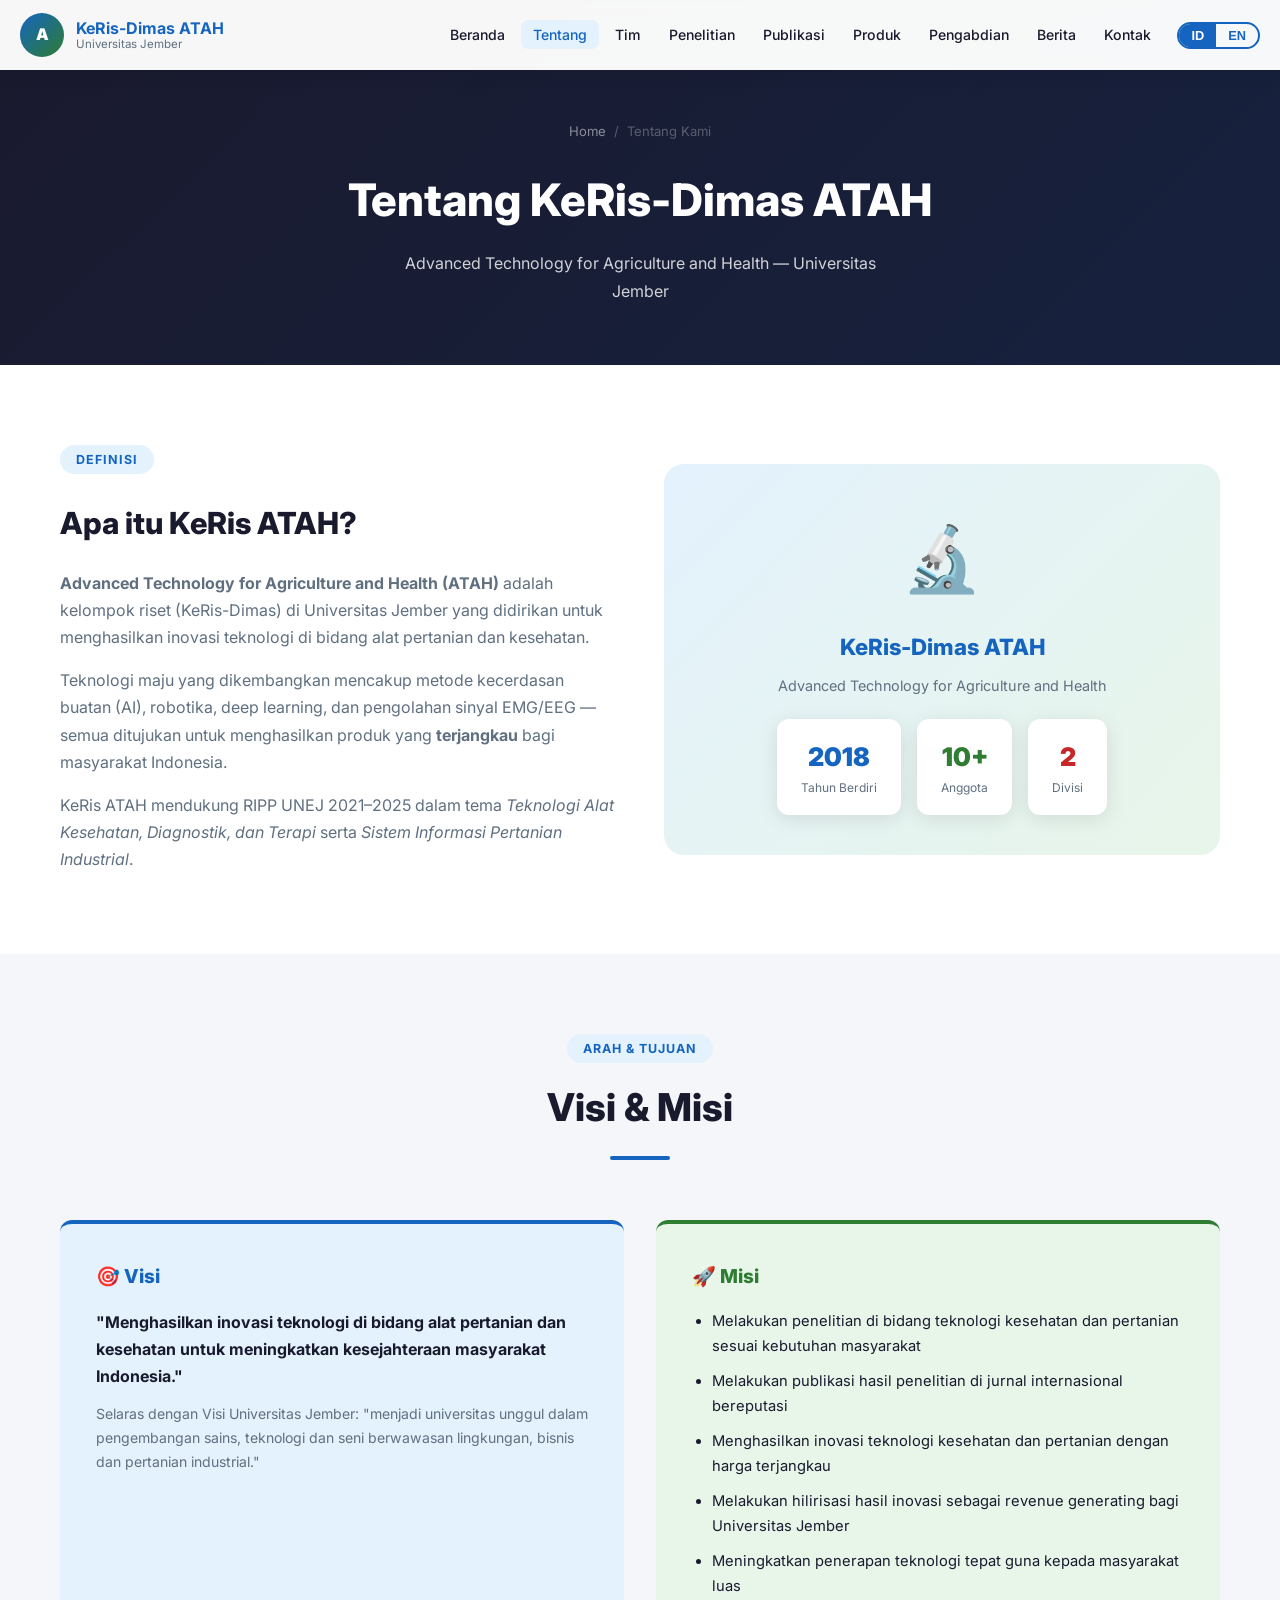
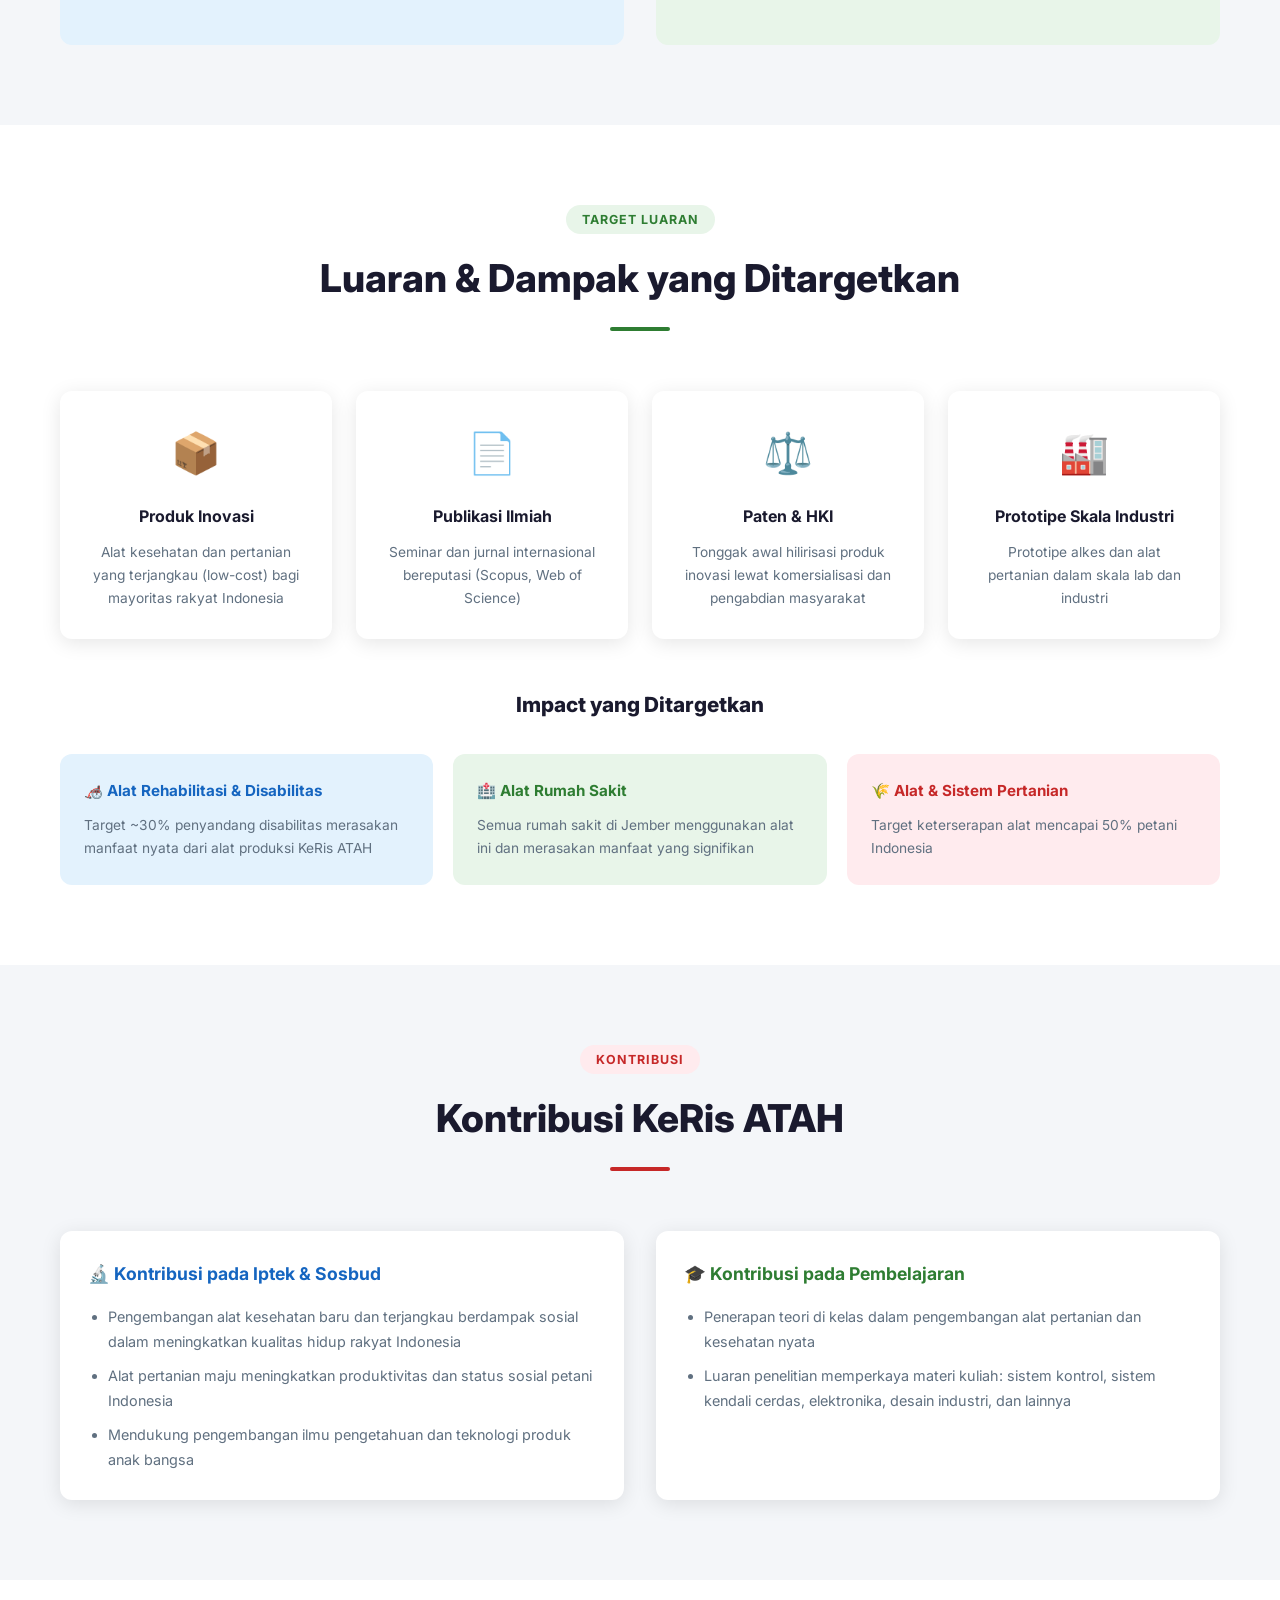
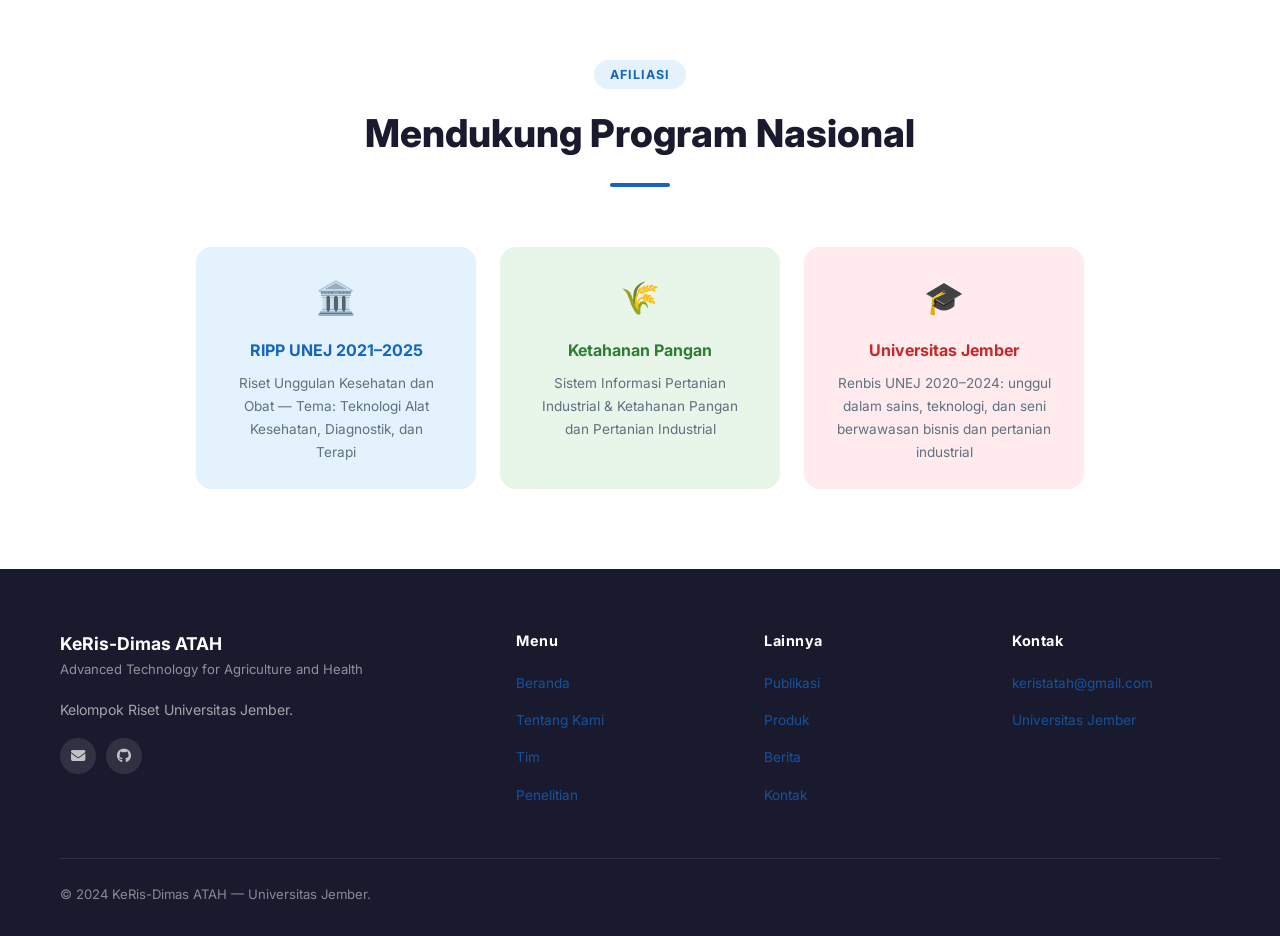
<file: about.html>
<!DOCTYPE html>
<html lang="id">
<head>
  <meta charset="UTF-8" />
  <meta name="viewport" content="width=device-width, initial-scale=1.0" />
  <title>Tentang Kami — KeRis-Dimas ATAH</title>
  <meta name="description" content="Profil, visi, misi, dan tujuan KeRis-Dimas ATAH Universitas Jember." />
  <link rel="preconnect" href="https://fonts.googleapis.com" />
  <link href="https://fonts.googleapis.com/css2?family=Inter:wght@400;500;600;700;800;900&display=swap" rel="stylesheet" />
  <link rel="stylesheet" href="https://cdnjs.cloudflare.com/ajax/libs/font-awesome/6.5.0/css/all.min.css" />
  <link rel="stylesheet" href="css/style.css" />
</head>
<body>

<!-- NAVBAR -->
<nav class="navbar">
  <a href="index.html" class="navbar-brand">
    <div class="logo-circle">A</div>
    <div class="brand-text">
      <div class="brand-main">KeRis-Dimas ATAH</div>
      <div class="brand-sub">Universitas Jember</div>
    </div>
  </a>
  <ul class="nav-links">
    <li><a href="index.html"><span class="lang-id">Beranda</span><span class="lang-en">Home</span></a></li>
    <li><a href="about.html" class="active"><span class="lang-id">Tentang</span><span class="lang-en">About</span></a></li>
    <li><a href="team.html"><span class="lang-id">Tim</span><span class="lang-en">Team</span></a></li>
    <li><a href="research.html"><span class="lang-id">Penelitian</span><span class="lang-en">Research</span></a></li>
    <li><a href="publications.html"><span class="lang-id">Publikasi</span><span class="lang-en">Publications</span></a></li>
    <li><a href="products.html"><span class="lang-id">Produk</span><span class="lang-en">Products</span></a></li>
        <li><a href="pengabdian.html"><span class="lang-id">Pengabdian</span><span class="lang-en">Service</span></a></li>
    <li><a href="news.html"><span class="lang-id">Berita</span><span class="lang-en">News</span></a></li>
    <li><a href="contact.html"><span class="lang-id">Kontak</span><span class="lang-en">Contact</span></a></li>
    <li><div class="lang-btn"><button id="btn-id" class="active">ID</button><button id="btn-en">EN</button></div></li>
  </ul>
  <button class="hamburger" aria-label="Menu"><span></span><span></span><span></span></button>
</nav>

<!-- PAGE HEADER -->
<div class="page-header">
  <div class="container">
    <div class="breadcrumb">
      <a href="index.html">Home</a>
      <span>/</span>
      <span><span class="lang-id">Tentang Kami</span><span class="lang-en">About Us</span></span>
    </div>
    <h1>
      <span class="lang-id">Tentang KeRis-Dimas ATAH</span>
      <span class="lang-en">About KeRis-Dimas ATAH</span>
    </h1>
    <p>
      <span class="lang-id">Advanced Technology for Agriculture and Health — Universitas Jember</span>
      <span class="lang-en">Advanced Technology for Agriculture and Health — Universitas Jember</span>
    </p>
  </div>
</div>

<!-- DEFINISI -->
<section>
  <div class="container">
    <div style="display:grid;grid-template-columns:1fr 1fr;gap:48px;align-items:center;" class="two-col">
      <div>
        <span class="section-tag tag-blue">
          <span class="lang-id">Definisi</span><span class="lang-en">Definition</span>
        </span>
        <h2 style="font-size:1.9rem;font-weight:800;margin:12px 0 20px;color:var(--dark);">
          <span class="lang-id">Apa itu KeRis ATAH?</span>
          <span class="lang-en">What is KeRis ATAH?</span>
        </h2>
        <p style="color:var(--gray);margin-bottom:16px;">
          <span class="lang-id">
            <strong>Advanced Technology for Agriculture and Health (ATAH)</strong> adalah kelompok riset (KeRis-Dimas) di Universitas Jember yang didirikan untuk menghasilkan inovasi teknologi di bidang alat pertanian dan kesehatan.
          </span>
          <span class="lang-en">
            <strong>Advanced Technology for Agriculture and Health (ATAH)</strong> is a research group (KeRis-Dimas) at Universitas Jember established to generate technology innovations in agricultural and health equipment.
          </span>
        </p>
        <p style="color:var(--gray);margin-bottom:16px;">
          <span class="lang-id">
            Teknologi maju yang dikembangkan mencakup metode kecerdasan buatan (AI), robotika, deep learning, dan pengolahan sinyal EMG/EEG — semua ditujukan untuk menghasilkan produk yang <strong>terjangkau</strong> bagi masyarakat Indonesia.
          </span>
          <span class="lang-en">
            Advanced technologies developed include artificial intelligence (AI), robotics, deep learning, and EMG/EEG signal processing — all aimed at producing <strong>affordable</strong> products for Indonesian society.
          </span>
        </p>
        <p style="color:var(--gray);">
          <span class="lang-id">
            KeRis ATAH mendukung RIPP UNEJ 2021–2025 dalam tema <em>Teknologi Alat Kesehatan, Diagnostik, dan Terapi</em> serta <em>Sistem Informasi Pertanian Industrial</em>.
          </span>
          <span class="lang-en">
            KeRis ATAH supports UNEJ's RIPP 2021–2025 in the themes of <em>Health Equipment, Diagnostic, and Therapy Technology</em> and <em>Industrial Agricultural Information Systems</em>.
          </span>
        </p>
      </div>
      <div style="background:linear-gradient(135deg,var(--blue-pale),var(--green-pale));border-radius:20px;padding:40px;text-align:center;">
        <div style="font-size:4rem;margin-bottom:16px;">🔬</div>
        <h3 style="font-size:1.4rem;font-weight:800;color:var(--blue);margin-bottom:8px;">KeRis-Dimas ATAH</h3>
        <p style="font-size:0.9rem;color:var(--gray);margin-bottom:20px;">Advanced Technology for Agriculture and Health</p>
        <div style="display:flex;justify-content:center;gap:16px;flex-wrap:wrap;">
          <div style="background:white;border-radius:12px;padding:16px 24px;text-align:center;box-shadow:var(--shadow);">
            <div style="font-size:1.6rem;font-weight:900;color:var(--blue);">2018</div>
            <div style="font-size:0.75rem;color:var(--gray);"><span class="lang-id">Tahun Berdiri</span><span class="lang-en">Founded</span></div>
          </div>
          <div style="background:white;border-radius:12px;padding:16px 24px;text-align:center;box-shadow:var(--shadow);">
            <div style="font-size:1.6rem;font-weight:900;color:var(--green);">10+</div>
            <div style="font-size:0.75rem;color:var(--gray);"><span class="lang-id">Anggota</span><span class="lang-en">Members</span></div>
          </div>
          <div style="background:white;border-radius:12px;padding:16px 24px;text-align:center;box-shadow:var(--shadow);">
            <div style="font-size:1.6rem;font-weight:900;color:var(--red);">2</div>
            <div style="font-size:0.75rem;color:var(--gray);"><span class="lang-id">Divisi</span><span class="lang-en">Divisions</span></div>
          </div>
        </div>
      </div>
    </div>
  </div>
</section>

<style>
@media(max-width:768px){.two-col{grid-template-columns:1fr!important;}}
</style>

<!-- VISI MISI -->
<section class="bg-light">
  <div class="container">
    <div class="section-header">
      <span class="section-tag tag-blue">
        <span class="lang-id">Arah & Tujuan</span><span class="lang-en">Direction & Purpose</span>
      </span>
      <h2>
        <span class="lang-id">Visi & Misi</span>
        <span class="lang-en">Vision & Mission</span>
      </h2>
      <div class="section-divider divider-blue"></div>
    </div>

    <div class="vision-mission">
      <div class="vm-card vision">
        <h3>🎯 <span class="lang-id">Visi</span><span class="lang-en">Vision</span></h3>
        <p>
          <span class="lang-id">
            <strong>"Menghasilkan inovasi teknologi di bidang alat pertanian dan kesehatan untuk meningkatkan kesejahteraan masyarakat Indonesia."</strong>
          </span>
          <span class="lang-en">
            <strong>"To produce technology innovations in agricultural and health equipment to improve the welfare of Indonesian society."</strong>
          </span>
        </p>
        <p style="margin-top:12px;font-size:0.88rem;color:var(--gray);">
          <span class="lang-id">Selaras dengan Visi Universitas Jember: "menjadi universitas unggul dalam pengembangan sains, teknologi dan seni berwawasan lingkungan, bisnis dan pertanian industrial."</span>
          <span class="lang-en">Aligned with Universitas Jember's Vision: "to become an excellent university in science, technology and art with environmental, business, and industrial agriculture perspectives."</span>
        </p>
      </div>

      <div class="vm-card mission">
        <h3>🚀 <span class="lang-id">Misi</span><span class="lang-en">Mission</span></h3>
        <ul>
          <li>
            <span class="lang-id">Melakukan penelitian di bidang teknologi kesehatan dan pertanian sesuai kebutuhan masyarakat</span>
            <span class="lang-en">Conduct research in health and agricultural technology according to community needs</span>
          </li>
          <li>
            <span class="lang-id">Melakukan publikasi hasil penelitian di jurnal internasional bereputasi</span>
            <span class="lang-en">Publish research results in reputable international journals</span>
          </li>
          <li>
            <span class="lang-id">Menghasilkan inovasi teknologi kesehatan dan pertanian dengan harga terjangkau</span>
            <span class="lang-en">Produce affordable health and agricultural technology innovations</span>
          </li>
          <li>
            <span class="lang-id">Melakukan hilirisasi hasil inovasi sebagai revenue generating bagi Universitas Jember</span>
            <span class="lang-en">Commercialize innovations as revenue generating for Universitas Jember</span>
          </li>
          <li>
            <span class="lang-id">Meningkatkan penerapan teknologi tepat guna kepada masyarakat luas</span>
            <span class="lang-en">Increase the application of appropriate technology to the wider community</span>
          </li>
        </ul>
      </div>
    </div>
  </div>
</section>

<!-- LUARAN & TARGET -->
<section>
  <div class="container">
    <div class="section-header">
      <span class="section-tag tag-green">
        <span class="lang-id">Target Luaran</span><span class="lang-en">Target Outputs</span>
      </span>
      <h2>
        <span class="lang-id">Luaran & Dampak yang Ditargetkan</span>
        <span class="lang-en">Targeted Outputs & Impact</span>
      </h2>
      <div class="section-divider divider-green"></div>
    </div>

    <div class="contrib-grid">
      <div class="contrib-card">
        <div class="contrib-icon">📦</div>
        <h4><span class="lang-id">Produk Inovasi</span><span class="lang-en">Innovation Products</span></h4>
        <p>
          <span class="lang-id">Alat kesehatan dan pertanian yang terjangkau (low-cost) bagi mayoritas rakyat Indonesia</span>
          <span class="lang-en">Affordable health and agricultural equipment for the majority of Indonesian people</span>
        </p>
      </div>
      <div class="contrib-card">
        <div class="contrib-icon">📄</div>
        <h4><span class="lang-id">Publikasi Ilmiah</span><span class="lang-en">Scientific Publications</span></h4>
        <p>
          <span class="lang-id">Seminar dan jurnal internasional bereputasi (Scopus, Web of Science)</span>
          <span class="lang-en">Seminars and reputable international journals (Scopus, Web of Science)</span>
        </p>
      </div>
      <div class="contrib-card">
        <div class="contrib-icon">⚖️</div>
        <h4><span class="lang-id">Paten & HKI</span><span class="lang-en">Patents & IPR</span></h4>
        <p>
          <span class="lang-id">Tonggak awal hilirisasi produk inovasi lewat komersialisasi dan pengabdian masyarakat</span>
          <span class="lang-en">Starting point for commercializing innovation products and community service</span>
        </p>
      </div>
      <div class="contrib-card">
        <div class="contrib-icon">🏭</div>
        <h4><span class="lang-id">Prototipe Skala Industri</span><span class="lang-en">Industrial Prototypes</span></h4>
        <p>
          <span class="lang-id">Prototipe alkes dan alat pertanian dalam skala lab dan industri</span>
          <span class="lang-en">Health and agricultural equipment prototypes at lab and industrial scale</span>
        </p>
      </div>
    </div>

    <!-- Impact section -->
    <div style="margin-top:48px;">
      <h3 style="font-size:1.3rem;font-weight:800;text-align:center;margin-bottom:32px;">
        <span class="lang-id">Impact yang Ditargetkan</span>
        <span class="lang-en">Targeted Impact</span>
      </h3>
      <div style="display:grid;grid-template-columns:repeat(auto-fit,minmax(260px,1fr));gap:20px;">
        <div style="background:var(--blue-pale);border-radius:12px;padding:24px;">
          <h4 style="color:var(--blue);font-size:0.95rem;font-weight:700;margin-bottom:10px;">
            🦽 <span class="lang-id">Alat Rehabilitasi & Disabilitas</span><span class="lang-en">Rehabilitation & Disability Aids</span>
          </h4>
          <p style="font-size:0.86rem;color:var(--gray);">
            <span class="lang-id">Target ~30% penyandang disabilitas merasakan manfaat nyata dari alat produksi KeRis ATAH</span>
            <span class="lang-en">Target ~30% of people with disabilities benefiting from KeRis ATAH products</span>
          </p>
        </div>
        <div style="background:var(--green-pale);border-radius:12px;padding:24px;">
          <h4 style="color:var(--green);font-size:0.95rem;font-weight:700;margin-bottom:10px;">
            🏥 <span class="lang-id">Alat Rumah Sakit</span><span class="lang-en">Hospital Equipment</span>
          </h4>
          <p style="font-size:0.86rem;color:var(--gray);">
            <span class="lang-id">Semua rumah sakit di Jember menggunakan alat ini dan merasakan manfaat yang signifikan</span>
            <span class="lang-en">All hospitals in Jember using this equipment and experiencing significant benefits</span>
          </p>
        </div>
        <div style="background:var(--red-pale);border-radius:12px;padding:24px;">
          <h4 style="color:var(--red);font-size:0.95rem;font-weight:700;margin-bottom:10px;">
            🌾 <span class="lang-id">Alat & Sistem Pertanian</span><span class="lang-en">Agricultural Equipment & Systems</span>
          </h4>
          <p style="font-size:0.86rem;color:var(--gray);">
            <span class="lang-id">Target keterserapan alat mencapai 50% petani Indonesia</span>
            <span class="lang-en">Target of 50% of Indonesian farmers adopting the equipment</span>
          </p>
        </div>
      </div>
    </div>
  </div>
</section>

<!-- KONTRIBUSI -->
<section class="bg-light">
  <div class="container">
    <div class="section-header">
      <span class="section-tag tag-red">
        <span class="lang-id">Kontribusi</span><span class="lang-en">Contributions</span>
      </span>
      <h2>
        <span class="lang-id">Kontribusi KeRis ATAH</span>
        <span class="lang-en">Contributions of KeRis ATAH</span>
      </h2>
      <div class="section-divider divider-red"></div>
    </div>

    <div style="display:grid;grid-template-columns:1fr 1fr;gap:32px;" class="two-col">
      <div class="card">
        <div class="card-body">
          <h3 style="font-size:1.1rem;font-weight:700;margin-bottom:16px;color:var(--blue);">
            🔬 <span class="lang-id">Kontribusi pada Iptek & Sosbud</span><span class="lang-en">Contribution to Science & Society</span>
          </h3>
          <ul style="padding-left:20px;color:var(--gray);font-size:0.9rem;">
            <li style="margin-bottom:10px;">
              <span class="lang-id">Pengembangan alat kesehatan baru dan terjangkau berdampak sosial dalam meningkatkan kualitas hidup rakyat Indonesia</span>
              <span class="lang-en">Development of new, affordable health equipment with social impact on improving Indonesian quality of life</span>
            </li>
            <li style="margin-bottom:10px;">
              <span class="lang-id">Alat pertanian maju meningkatkan produktivitas dan status sosial petani Indonesia</span>
              <span class="lang-en">Advanced agricultural tools improving productivity and social status of Indonesian farmers</span>
            </li>
            <li>
              <span class="lang-id">Mendukung pengembangan ilmu pengetahuan dan teknologi produk anak bangsa</span>
              <span class="lang-en">Supporting the development of indigenous science and technology products</span>
            </li>
          </ul>
        </div>
      </div>
      <div class="card">
        <div class="card-body">
          <h3 style="font-size:1.1rem;font-weight:700;margin-bottom:16px;color:var(--green);">
            🎓 <span class="lang-id">Kontribusi pada Pembelajaran</span><span class="lang-en">Contribution to Education</span>
          </h3>
          <ul style="padding-left:20px;color:var(--gray);font-size:0.9rem;">
            <li style="margin-bottom:10px;">
              <span class="lang-id">Penerapan teori di kelas dalam pengembangan alat pertanian dan kesehatan nyata</span>
              <span class="lang-en">Applying classroom theory in developing real agricultural and health devices</span>
            </li>
            <li>
              <span class="lang-id">Luaran penelitian memperkaya materi kuliah: sistem kontrol, sistem kendali cerdas, elektronika, desain industri, dan lainnya</span>
              <span class="lang-en">Research outputs enriching course materials: control systems, intelligent control, electronics, industrial design, and more</span>
            </li>
          </ul>
        </div>
      </div>
    </div>
  </div>
</section>

<!-- AFILIASI -->
<section>
  <div class="container" style="text-align:center;">
    <div class="section-header">
      <span class="section-tag tag-blue">
        <span class="lang-id">Afiliasi</span><span class="lang-en">Affiliation</span>
      </span>
      <h2>
        <span class="lang-id">Mendukung Program Nasional</span>
        <span class="lang-en">Supporting National Programs</span>
      </h2>
      <div class="section-divider divider-blue"></div>
    </div>
    <div style="display:flex;justify-content:center;gap:24px;flex-wrap:wrap;">
      <div style="background:var(--blue-pale);border-radius:16px;padding:24px 32px;max-width:280px;">
        <div style="font-size:2rem;margin-bottom:12px;">🏛️</div>
        <h4 style="color:var(--blue);font-weight:700;margin-bottom:8px;">RIPP UNEJ 2021–2025</h4>
        <p style="font-size:0.85rem;color:var(--gray);">
          <span class="lang-id">Riset Unggulan Kesehatan dan Obat — Tema: Teknologi Alat Kesehatan, Diagnostik, dan Terapi</span>
          <span class="lang-en">Leading Health & Medicine Research — Theme: Health Equipment, Diagnostic, and Therapy Technology</span>
        </p>
      </div>
      <div style="background:var(--green-pale);border-radius:16px;padding:24px 32px;max-width:280px;">
        <div style="font-size:2rem;margin-bottom:12px;">🌾</div>
        <h4 style="color:var(--green);font-weight:700;margin-bottom:8px;">
          <span class="lang-id">Ketahanan Pangan</span><span class="lang-en">Food Security</span>
        </h4>
        <p style="font-size:0.85rem;color:var(--gray);">
          <span class="lang-id">Sistem Informasi Pertanian Industrial & Ketahanan Pangan dan Pertanian Industrial</span>
          <span class="lang-en">Industrial Agricultural Information Systems & Food Security and Industrial Agriculture</span>
        </p>
      </div>
      <div style="background:var(--red-pale);border-radius:16px;padding:24px 32px;max-width:280px;">
        <div style="font-size:2rem;margin-bottom:12px;">🎓</div>
        <h4 style="color:var(--red);font-weight:700;margin-bottom:8px;">Universitas Jember</h4>
        <p style="font-size:0.85rem;color:var(--gray);">
          <span class="lang-id">Renbis UNEJ 2020–2024: unggul dalam sains, teknologi, dan seni berwawasan bisnis dan pertanian industrial</span>
          <span class="lang-en">UNEJ Business Plan 2020–2024: excellence in science, technology, and arts with business and industrial agriculture perspectives</span>
        </p>
      </div>
    </div>
  </div>
</section>

<!-- FOOTER -->
<footer>
  <div class="container">
    <div class="footer-grid">
      <div>
        <div class="footer-brand">
          <div class="name">KeRis-Dimas ATAH</div>
          <div class="sub">Advanced Technology for Agriculture and Health</div>
        </div>
        <p><span class="lang-id">Kelompok Riset Universitas Jember.</span><span class="lang-en">Research Group of Universitas Jember.</span></p>
        <div class="footer-socials" style="margin-top:16px;">
          <a href="mailto:keristatah@gmail.com" class="footer-social-btn"><i class="fas fa-envelope"></i></a>
          <a href="https://github.com/kerisatah-unej" target="_blank" class="footer-social-btn"><i class="fab fa-github"></i></a>
        </div>
      </div>
      <div class="footer-col">
        <h4>Menu</h4>
        <ul>
          <li><a href="index.html"><span class="lang-id">Beranda</span><span class="lang-en">Home</span></a></li>
          <li><a href="about.html"><span class="lang-id">Tentang Kami</span><span class="lang-en">About Us</span></a></li>
          <li><a href="team.html"><span class="lang-id">Tim</span><span class="lang-en">Team</span></a></li>
          <li><a href="research.html"><span class="lang-id">Penelitian</span><span class="lang-en">Research</span></a></li>
        </ul>
      </div>
      <div class="footer-col">
        <h4><span class="lang-id">Lainnya</span><span class="lang-en">More</span></h4>
        <ul>
          <li><a href="publications.html"><span class="lang-id">Publikasi</span><span class="lang-en">Publications</span></a></li>
          <li><a href="products.html"><span class="lang-id">Produk</span><span class="lang-en">Products</span></a></li>
          <li><a href="news.html"><span class="lang-id">Berita</span><span class="lang-en">News</span></a></li>
          <li><a href="contact.html"><span class="lang-id">Kontak</span><span class="lang-en">Contact</span></a></li>
        </ul>
      </div>
      <div class="footer-col">
        <h4>Kontak</h4>
        <ul>
          <li><a href="mailto:keristatah@gmail.com">keristatah@gmail.com</a></li>
          <li><a href="https://unej.ac.id" target="_blank">Universitas Jember</a></li>
        </ul>
      </div>
    </div>
    <div class="footer-bottom">
      <p>© 2024 KeRis-Dimas ATAH — Universitas Jember.</p>
    </div>
  </div>
</footer>

<button class="scroll-top" id="scroll-top"><i class="fas fa-arrow-up"></i></button>
<script src="js/main.js"></script>
</body>
</html>
</file>
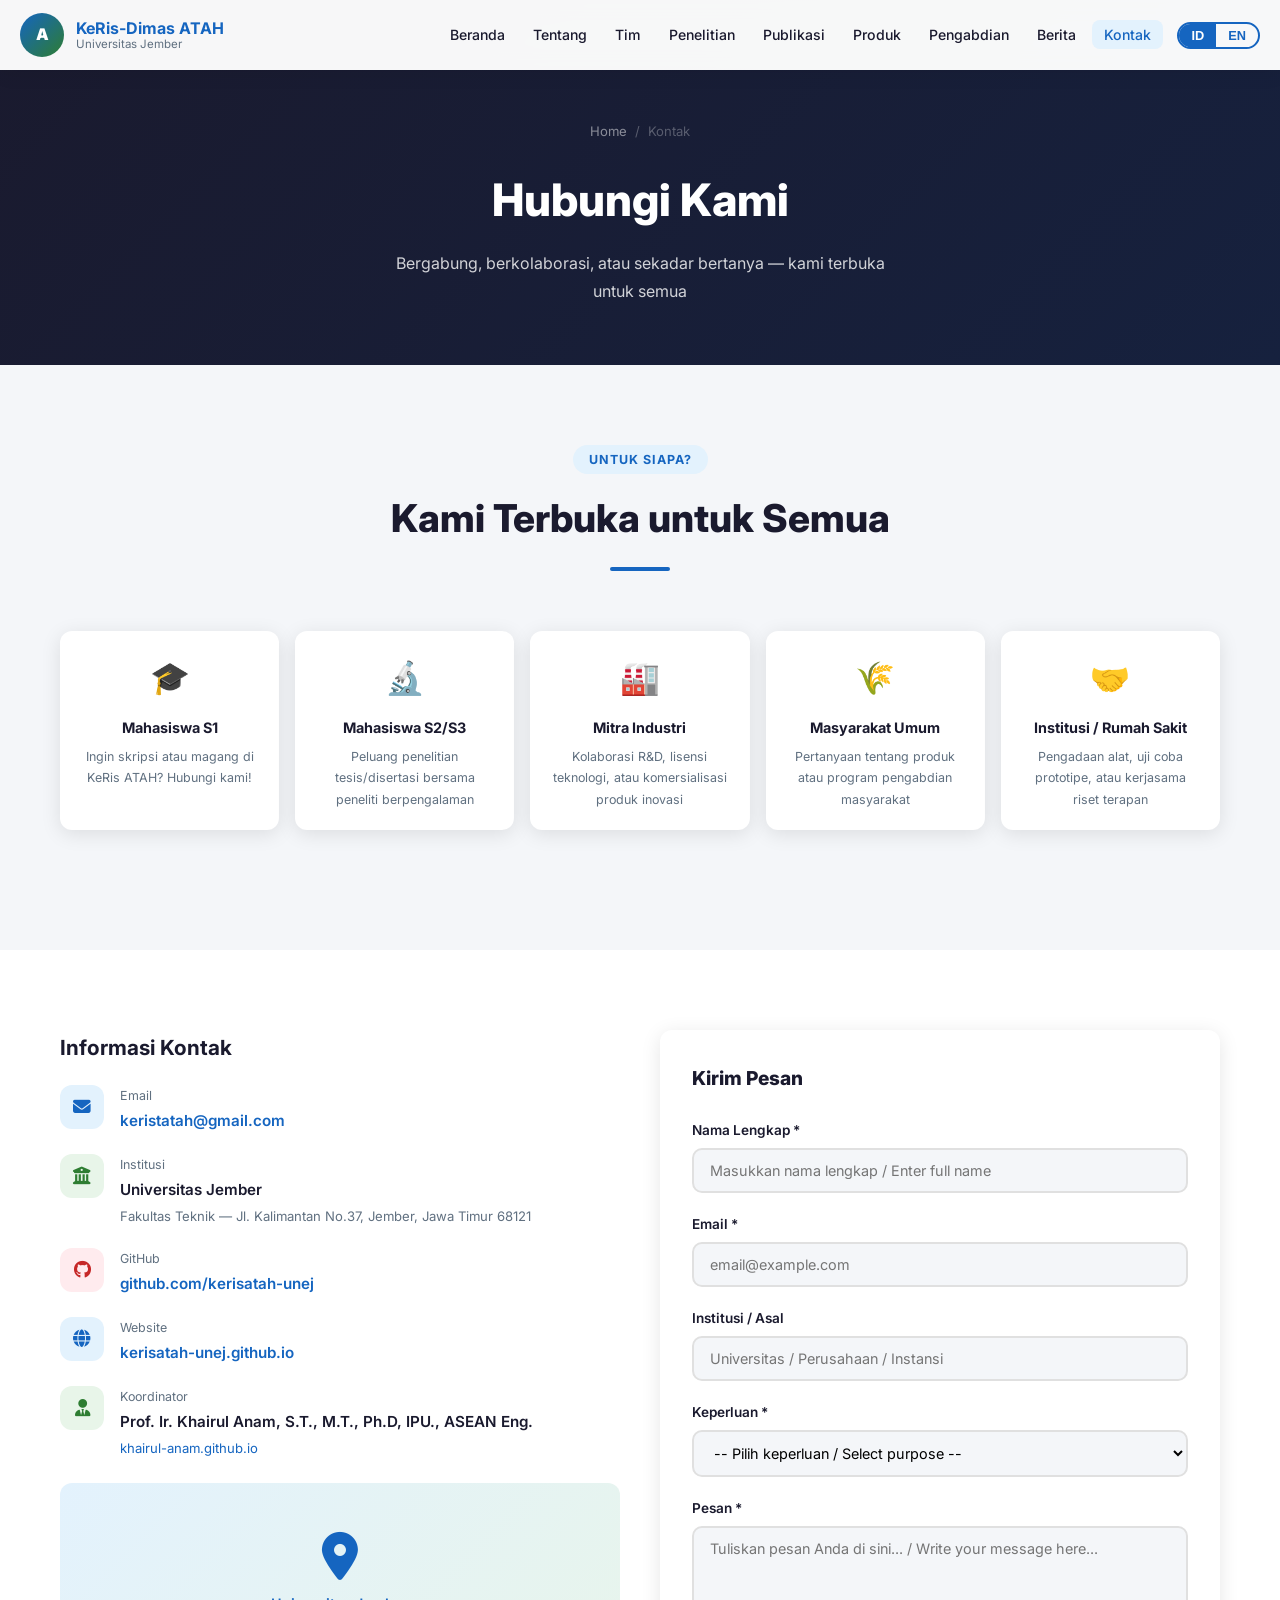
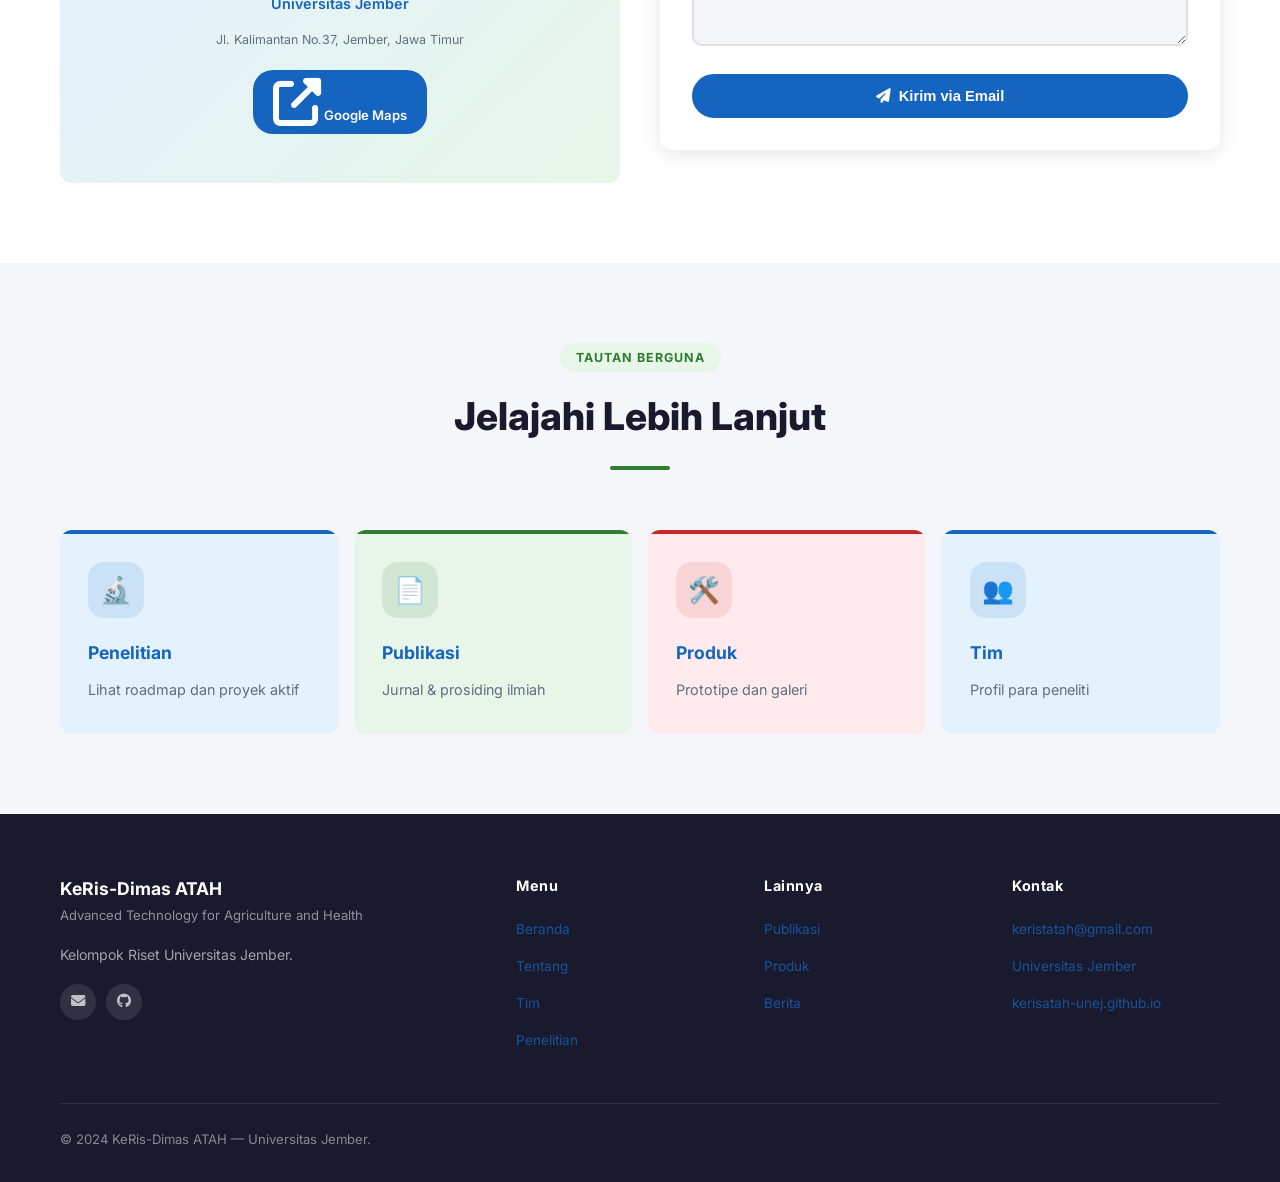
<file: contact.html>
<!DOCTYPE html>
<html lang="id">
<head>
  <meta charset="UTF-8" />
  <meta name="viewport" content="width=device-width, initial-scale=1.0" />
  <title>Kontak — KeRis-Dimas ATAH</title>
  <link rel="preconnect" href="https://fonts.googleapis.com" />
  <link href="https://fonts.googleapis.com/css2?family=Inter:wght@400;500;600;700;800;900&display=swap" rel="stylesheet" />
  <link rel="stylesheet" href="https://cdnjs.cloudflare.com/ajax/libs/font-awesome/6.5.0/css/all.min.css" />
  <link rel="stylesheet" href="css/style.css" />
  <style>
    .audience-cards { display:grid; grid-template-columns:repeat(auto-fit,minmax(200px,1fr)); gap:16px; margin-bottom:40px; }
    .audience-card { background:white; border-radius:12px; padding:20px; box-shadow:var(--shadow); text-align:center; transition:var(--transition); }
    .audience-card:hover { transform:translateY(-4px); }
    .audience-card .icon { font-size:2rem; margin-bottom:10px; }
    .audience-card h4 { font-size:0.9rem; font-weight:700; margin-bottom:6px; }
    .audience-card p { font-size:0.78rem; color:var(--gray); margin:0; }
    .map-placeholder { width:100%; height:300px; background:linear-gradient(135deg,var(--blue-pale),var(--green-pale)); border-radius:var(--radius); display:flex; flex-direction:column; align-items:center; justify-content:center; gap:12px; color:var(--blue); }
    .map-placeholder i { font-size:3rem; }
    .map-placeholder p { font-size:0.9rem; font-weight:600; margin:0; }
    .map-placeholder small { font-size:0.78rem; color:var(--gray); }
  </style>
</head>
<body>

<!-- NAVBAR -->
<nav class="navbar">
  <a href="index.html" class="navbar-brand">
    <div class="logo-circle">A</div>
    <div class="brand-text">
      <div class="brand-main">KeRis-Dimas ATAH</div>
      <div class="brand-sub">Universitas Jember</div>
    </div>
  </a>
  <ul class="nav-links">
    <li><a href="index.html"><span class="lang-id">Beranda</span><span class="lang-en">Home</span></a></li>
    <li><a href="about.html"><span class="lang-id">Tentang</span><span class="lang-en">About</span></a></li>
    <li><a href="team.html"><span class="lang-id">Tim</span><span class="lang-en">Team</span></a></li>
    <li><a href="research.html"><span class="lang-id">Penelitian</span><span class="lang-en">Research</span></a></li>
    <li><a href="publications.html"><span class="lang-id">Publikasi</span><span class="lang-en">Publications</span></a></li>
    <li><a href="products.html"><span class="lang-id">Produk</span><span class="lang-en">Products</span></a></li>
        <li><a href="pengabdian.html"><span class="lang-id">Pengabdian</span><span class="lang-en">Service</span></a></li>
    <li><a href="news.html"><span class="lang-id">Berita</span><span class="lang-en">News</span></a></li>
    <li><a href="contact.html" class="active"><span class="lang-id">Kontak</span><span class="lang-en">Contact</span></a></li>
    <li><div class="lang-btn"><button id="btn-id" class="active">ID</button><button id="btn-en">EN</button></div></li>
  </ul>
  <button class="hamburger" aria-label="Menu"><span></span><span></span><span></span></button>
</nav>

<!-- PAGE HEADER -->
<div class="page-header">
  <div class="container">
    <div class="breadcrumb">
      <a href="index.html">Home</a><span>/</span>
      <span><span class="lang-id">Kontak</span><span class="lang-en">Contact</span></span>
    </div>
    <h1><span class="lang-id">Hubungi Kami</span><span class="lang-en">Contact Us</span></h1>
    <p><span class="lang-id">Bergabung, berkolaborasi, atau sekadar bertanya — kami terbuka untuk semua</span><span class="lang-en">Join, collaborate, or simply ask — we are open to all</span></p>
  </div>
</div>

<!-- UNTUK SIAPA -->
<section class="bg-light">
  <div class="container">
    <div class="section-header">
      <span class="section-tag tag-blue"><span class="lang-id">Untuk Siapa?</span><span class="lang-en">Who Can Contact Us?</span></span>
      <h2><span class="lang-id">Kami Terbuka untuk Semua</span><span class="lang-en">We Are Open to Everyone</span></h2>
      <div class="section-divider divider-blue"></div>
    </div>
    <div class="audience-cards">
      <div class="audience-card">
        <div class="icon">🎓</div>
        <h4><span class="lang-id">Mahasiswa S1</span><span class="lang-en">Undergraduate Students</span></h4>
        <p><span class="lang-id">Ingin skripsi atau magang di KeRis ATAH? Hubungi kami!</span><span class="lang-en">Want to do your thesis or internship at KeRis ATAH? Contact us!</span></p>
      </div>
      <div class="audience-card">
        <div class="icon">🔬</div>
        <h4><span class="lang-id">Mahasiswa S2/S3</span><span class="lang-en">Graduate Students</span></h4>
        <p><span class="lang-id">Peluang penelitian tesis/disertasi bersama peneliti berpengalaman</span><span class="lang-en">Thesis/dissertation research opportunities with experienced researchers</span></p>
      </div>
      <div class="audience-card">
        <div class="icon">🏭</div>
        <h4><span class="lang-id">Mitra Industri</span><span class="lang-en">Industry Partners</span></h4>
        <p><span class="lang-id">Kolaborasi R&D, lisensi teknologi, atau komersialisasi produk inovasi</span><span class="lang-en">R&D collaboration, technology licensing, or innovation product commercialization</span></p>
      </div>
      <div class="audience-card">
        <div class="icon">🌾</div>
        <h4><span class="lang-id">Masyarakat Umum</span><span class="lang-en">General Public</span></h4>
        <p><span class="lang-id">Pertanyaan tentang produk atau program pengabdian masyarakat</span><span class="lang-en">Questions about products or community service programs</span></p>
      </div>
      <div class="audience-card">
        <div class="icon">🤝</div>
        <h4><span class="lang-id">Institusi / Rumah Sakit</span><span class="lang-en">Institutions / Hospitals</span></h4>
        <p><span class="lang-id">Pengadaan alat, uji coba prototipe, atau kerjasama riset terapan</span><span class="lang-en">Equipment procurement, prototype testing, or applied research cooperation</span></p>
      </div>
    </div>
  </div>
</section>

<!-- KONTAK UTAMA -->
<section>
  <div class="container">
    <div class="contact-grid">

      <!-- Info -->
      <div class="contact-info">
        <h3><span class="lang-id">Informasi Kontak</span><span class="lang-en">Contact Information</span></h3>

        <div class="contact-item">
          <div class="contact-icon blue"><i class="fas fa-envelope"></i></div>
          <div>
            <div class="info-label">Email</div>
            <div class="info-value"><a href="mailto:keristatah@gmail.com">keristatah@gmail.com</a></div>
          </div>
        </div>

        <div class="contact-item">
          <div class="contact-icon green"><i class="fas fa-university"></i></div>
          <div>
            <div class="info-label"><span class="lang-id">Institusi</span><span class="lang-en">Institution</span></div>
            <div class="info-value">Universitas Jember</div>
            <div style="font-size:0.82rem;color:var(--gray);margin-top:2px;">
              <span class="lang-id">Fakultas Teknik — Jl. Kalimantan No.37, Jember, Jawa Timur 68121</span>
              <span class="lang-en">Faculty of Engineering — Jl. Kalimantan No.37, Jember, East Java 68121</span>
            </div>
          </div>
        </div>

        <div class="contact-item">
          <div class="contact-icon red"><i class="fab fa-github"></i></div>
          <div>
            <div class="info-label">GitHub</div>
            <div class="info-value"><a href="https://github.com/kerisatah-unej" target="_blank">github.com/kerisatah-unej</a></div>
          </div>
        </div>

        <div class="contact-item">
          <div class="contact-icon blue"><i class="fas fa-globe"></i></div>
          <div>
            <div class="info-label">Website</div>
            <div class="info-value"><a href="https://kerisatah-unej.github.io" target="_blank">kerisatah-unej.github.io</a></div>
          </div>
        </div>

        <div class="contact-item">
          <div class="contact-icon green"><i class="fas fa-user-tie"></i></div>
          <div>
            <div class="info-label"><span class="lang-id">Koordinator</span><span class="lang-en">Coordinator</span></div>
            <div class="info-value">Prof. Ir. Khairul Anam, S.T., M.T., Ph.D, IPU., ASEAN Eng.</div>
            <div style="font-size:0.82rem;color:var(--gray);margin-top:2px;">
              <a href="https://khairul-anam.github.io/" target="_blank" style="color:var(--blue);">khairul-anam.github.io</a>
            </div>
          </div>
        </div>

        <!-- Map -->
        <div class="map-placeholder" style="margin-top:24px;">
          <i class="fas fa-map-marker-alt"></i>
          <p>Universitas Jember</p>
          <small>Jl. Kalimantan No.37, Jember, Jawa Timur</small>
          <a href="https://maps.google.com/?q=Universitas+Jember" target="_blank"
             style="background:var(--blue);color:white;padding:8px 20px;border-radius:20px;font-size:0.82rem;font-weight:600;margin-top:8px;">
            <i class="fas fa-external-link-alt"></i> Google Maps
          </a>
        </div>
      </div>

      <!-- Form -->
      <div class="contact-form">
        <h3 style="font-size:1.2rem;font-weight:800;margin-bottom:24px;">
          <span class="lang-id">Kirim Pesan</span><span class="lang-en">Send a Message</span>
        </h3>
        <form id="contact-form" onsubmit="kirimEmail(event)">
          <div class="form-group">
            <label><span class="lang-id">Nama Lengkap</span><span class="lang-en">Full Name</span> *</label>
            <input type="text" id="cf-nama" required
              placeholder="Masukkan nama lengkap / Enter full name">
          </div>

          <div class="form-group">
            <label>Email *</label>
            <input type="email" id="cf-email" required
              placeholder="email@example.com">
          </div>

          <div class="form-group">
            <label><span class="lang-id">Institusi / Asal</span><span class="lang-en">Institution / Origin</span></label>
            <input type="text" id="cf-institusi"
              placeholder="Universitas / Perusahaan / Instansi">
          </div>

          <div class="form-group">
            <label><span class="lang-id">Keperluan</span><span class="lang-en">Purpose</span> *</label>
            <select id="cf-keperluan" required>
              <option value="" disabled selected>-- Pilih keperluan / Select purpose --</option>
              <option value="Skripsi / Magang (S1)">Skripsi / Magang (S1)</option>
              <option value="Tesis / Penelitian (S2/S3)">Tesis / Penelitian (S2/S3)</option>
              <option value="Kolaborasi Industri">Kolaborasi Industri</option>
              <option value="Informasi Produk / Prototipe">Informasi Produk / Prototipe</option>
              <option value="Program Pengabdian">Program Pengabdian</option>
              <option value="Lainnya">Lainnya</option>
            </select>
          </div>

          <div class="form-group">
            <label><span class="lang-id">Pesan</span><span class="lang-en">Message</span> *</label>
            <textarea id="cf-pesan" required
              placeholder="Tuliskan pesan Anda di sini... / Write your message here..."></textarea>
          </div>

          <button type="submit" class="btn btn-primary" style="width:100%;justify-content:center;">
            <i class="fas fa-paper-plane"></i>
            <span class="lang-id">Kirim via Email</span><span class="lang-en">Send via Email</span>
          </button>
        </form>

        <!-- Success message (shown via URL param) -->
        <div id="success-msg" style="display:none;background:var(--green-pale);border-radius:10px;padding:16px;text-align:center;margin-top:16px;">
          <i class="fas fa-check-circle" style="color:var(--green);font-size:1.5rem;"></i>
          <p style="margin:8px 0 0;font-weight:600;color:var(--green);">
            <span class="lang-id">Pesan berhasil terkirim! Kami akan membalas segera.</span>
            <span class="lang-en">Message sent successfully! We will reply soon.</span>
          </p>
        </div>
      </div>

    </div>
  </div>
</section>

<!-- QUICK LINKS -->
<section class="bg-light">
  <div class="container">
    <div class="section-header">
      <span class="section-tag tag-green"><span class="lang-id">Tautan Berguna</span><span class="lang-en">Useful Links</span></span>
      <h2><span class="lang-id">Jelajahi Lebih Lanjut</span><span class="lang-en">Explore More</span></h2>
      <div class="section-divider divider-green"></div>
    </div>
    <div style="display:grid;grid-template-columns:repeat(auto-fit,minmax(200px,1fr));gap:16px;">
      <a href="research.html" class="focus-card blue" style="text-decoration:none;">
        <div class="focus-icon">🔬</div>
        <h3><span class="lang-id">Penelitian</span><span class="lang-en">Research</span></h3>
        <p><span class="lang-id">Lihat roadmap dan proyek aktif</span><span class="lang-en">View roadmap and active projects</span></p>
      </a>
      <a href="publications.html" class="focus-card green" style="text-decoration:none;">
        <div class="focus-icon">📄</div>
        <h3><span class="lang-id">Publikasi</span><span class="lang-en">Publications</span></h3>
        <p><span class="lang-id">Jurnal & prosiding ilmiah</span><span class="lang-en">Scientific journals & proceedings</span></p>
      </a>
      <a href="products.html" class="focus-card red" style="text-decoration:none;">
        <div class="focus-icon">🛠️</div>
        <h3><span class="lang-id">Produk</span><span class="lang-en">Products</span></h3>
        <p><span class="lang-id">Prototipe dan galeri</span><span class="lang-en">Prototypes and gallery</span></p>
      </a>
      <a href="team.html" class="focus-card blue" style="text-decoration:none;">
        <div class="focus-icon">👥</div>
        <h3><span class="lang-id">Tim</span><span class="lang-en">Team</span></h3>
        <p><span class="lang-id">Profil para peneliti</span><span class="lang-en">Researcher profiles</span></p>
      </a>
    </div>
  </div>
</section>

<!-- FOOTER -->
<footer>
  <div class="container">
    <div class="footer-grid">
      <div>
        <div class="footer-brand"><div class="name">KeRis-Dimas ATAH</div><div class="sub">Advanced Technology for Agriculture and Health</div></div>
        <p><span class="lang-id">Kelompok Riset Universitas Jember.</span><span class="lang-en">Research Group of Universitas Jember.</span></p>
        <div class="footer-socials" style="margin-top:16px;">
          <a href="mailto:keristatah@gmail.com" class="footer-social-btn"><i class="fas fa-envelope"></i></a>
          <a href="https://github.com/kerisatah-unej" target="_blank" class="footer-social-btn"><i class="fab fa-github"></i></a>
        </div>
      </div>
      <div class="footer-col"><h4>Menu</h4><ul>
        <li><a href="index.html"><span class="lang-id">Beranda</span><span class="lang-en">Home</span></a></li>
        <li><a href="about.html"><span class="lang-id">Tentang</span><span class="lang-en">About</span></a></li>
        <li><a href="team.html"><span class="lang-id">Tim</span><span class="lang-en">Team</span></a></li>
        <li><a href="research.html"><span class="lang-id">Penelitian</span><span class="lang-en">Research</span></a></li>
      </ul></div>
      <div class="footer-col"><h4><span class="lang-id">Lainnya</span><span class="lang-en">More</span></h4><ul>
        <li><a href="publications.html"><span class="lang-id">Publikasi</span><span class="lang-en">Publications</span></a></li>
        <li><a href="products.html"><span class="lang-id">Produk</span><span class="lang-en">Products</span></a></li>
        <li><a href="news.html"><span class="lang-id">Berita</span><span class="lang-en">News</span></a></li>
      </ul></div>
      <div class="footer-col"><h4>Kontak</h4><ul>
        <li><a href="mailto:keristatah@gmail.com">keristatah@gmail.com</a></li>
        <li><a href="https://unej.ac.id" target="_blank">Universitas Jember</a></li>
        <li><a href="https://kerisatah-unej.github.io" target="_blank">kerisatah-unej.github.io</a></li>
      </ul></div>
    </div>
    <div class="footer-bottom"><p>© 2024 KeRis-Dimas ATAH — Universitas Jember.</p></div>
  </div>
</footer>

<button class="scroll-top" id="scroll-top"><i class="fas fa-arrow-up"></i></button>
<script src="js/main.js"></script>
<script>
  function kirimEmail(e) {
    e.preventDefault();
    const nama     = document.getElementById('cf-nama').value.trim();
    const email    = document.getElementById('cf-email').value.trim();
    const institusi= document.getElementById('cf-institusi').value.trim();
    const keperluan= document.getElementById('cf-keperluan').value;
    const pesan    = document.getElementById('cf-pesan').value.trim();

    const subject  = encodeURIComponent('Pesan dari Website KeRis ATAH — ' + keperluan);
    const body     = encodeURIComponent(
      'Nama: ' + nama + '\n' +
      'Email: ' + email + '\n' +
      'Institusi: ' + (institusi || '-') + '\n' +
      'Keperluan: ' + keperluan + '\n\n' +
      'Pesan:\n' + pesan
    );
    window.location.href = 'mailto:keristatah@gmail.com?subject=' + subject + '&body=' + body;
  }
</script>
</body>
</html>
</file>
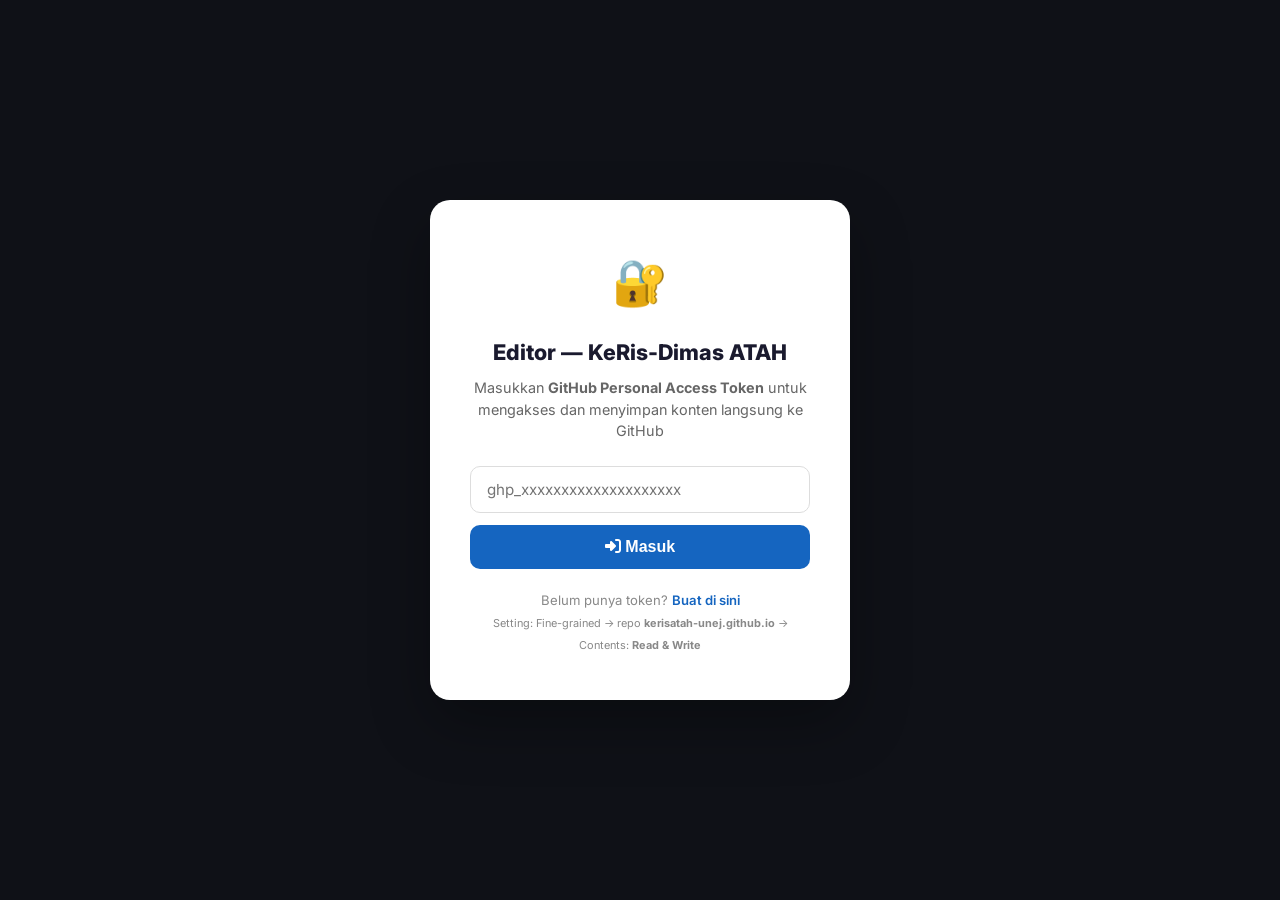
<file: editor.html>
<!DOCTYPE html>
<html lang="id">
<head>
  <meta charset="UTF-8">
  <meta name="viewport" content="width=device-width, initial-scale=1.0">
  <title>Editor Konten — KeRis-Dimas ATAH</title>
  <link rel="stylesheet" href="css/style.css">
  <link href="https://fonts.googleapis.com/css2?family=Inter:wght@400;500;600;700;800;900&display=swap" rel="stylesheet">
  <link rel="stylesheet" href="https://cdnjs.cloudflare.com/ajax/libs/font-awesome/6.5.0/css/all.min.css">
  <style>
    /* ── Login Gate ── */
    #login-gate { position:fixed;inset:0;background:#0f1117;z-index:9999;display:flex;align-items:center;justify-content:center;padding:16px; }
    .login-box { background:white;border-radius:20px;padding:44px 40px;max-width:420px;width:100%;text-align:center;box-shadow:0 24px 60px rgba(0,0,0,0.3); }
    .login-icon { font-size:2.8rem;margin-bottom:14px; }
    .login-box h2 { font-size:1.35rem;font-weight:800;margin-bottom:6px;color:#1a1a2e; }
    .login-box .login-sub { color:#666;font-size:0.9rem;margin-bottom:24px;line-height:1.5; }
    .login-box input { width:100%;padding:13px 16px;border:1.5px solid #ddd;border-radius:10px;font-size:0.95rem;font-family:Inter,monospace;box-sizing:border-box;margin-bottom:12px;transition:border-color 0.2s; }
    .login-box input:focus { outline:none;border-color:#1565C0; }
    .login-box .btn-login { width:100%;padding:13px;background:#1565C0;color:white;border:none;border-radius:10px;font-size:1rem;font-weight:700;cursor:pointer;transition:background 0.2s; }
    .login-box .btn-login:hover { background:#0d47a1; }
    .login-box .btn-login:disabled { background:#90CAF9;cursor:not-allowed; }
    .login-error { color:#c62828;font-size:0.85rem;margin-top:10px;padding:8px 12px;background:#FFEBEE;border-radius:8px;display:none; }
    .login-help { margin-top:20px;font-size:0.82rem;color:#888;line-height:1.7; }
    .login-help a { color:#1565C0;font-weight:600; }
    #main-content { display:none; }

    /* ── Editor Layout ── */
    .editor-wrap { max-width:960px;margin:0 auto;padding:2rem 1rem 5rem; }
    .user-bar { background:#e3f2fd;border-radius:10px;padding:10px 16px;display:flex;align-items:center;justify-content:space-between;margin-bottom:1.5rem;font-size:0.88rem; }
    .user-bar .user-info { color:#1565C0;font-weight:600; }
    .user-bar .btn-logout { background:none;border:1px solid #90CAF9;color:#1565C0;padding:4px 12px;border-radius:6px;cursor:pointer;font-size:0.82rem;font-weight:600; }

    /* ── Tabs ── */
    .editor-tabs { display:flex;flex-wrap:wrap;gap:6px;margin-bottom:0;border-bottom:2px solid #e0e0e0;padding-bottom:0; }
    .editor-tab { padding:9px 16px;border-radius:8px 8px 0 0;border:1px solid #e0e0e0;border-bottom:none;background:#f5f5f5;cursor:pointer;font-weight:600;font-size:0.85rem;color:#555;transition:all 0.2s;margin-bottom:-2px; }
    .editor-tab.active { background:white;color:#1565C0;border-color:#e0e0e0;border-bottom-color:white; }
    .editor-panel { display:none;background:white;border:1px solid #e0e0e0;border-top:none;border-radius:0 0 12px 12px;padding:24px; }
    .editor-panel.active { display:block; }

    /* ── Status ── */
    .status-bar { display:flex;align-items:center;gap:10px;padding:10px 14px;border-radius:8px;margin-bottom:20px;font-size:0.88rem;font-weight:600; }
    .status-bar.loading { background:#e3f2fd;color:#1565C0; }
    .status-bar.ok { background:#e8f5e9;color:#2E7D32; }
    .status-bar.error { background:#FFEBEE;color:#c62828; }
    .spin { display:inline-block;animation:spin 1s linear infinite; }
    @keyframes spin { to{transform:rotate(360deg)} }

    /* ── Existing Items ── */
    .section-label { font-size:0.75rem;font-weight:700;text-transform:uppercase;letter-spacing:1px;color:#888;margin-bottom:10px;margin-top:20px; }
    .item-list { display:flex;flex-direction:column;gap:8px;margin-bottom:24px; }
    .item-row { display:flex;align-items:center;gap:10px;padding:10px 14px;background:#f9f9f9;border-radius:8px;border:1px solid #eee; }
    .item-row.editing { background:#e3f2fd;border-color:#90CAF9; }
    .item-row .item-title { flex:1;font-size:0.9rem;font-weight:600;color:#333; }
    .item-row .item-num { width:24px;height:24px;background:#e0e0e0;border-radius:50%;display:flex;align-items:center;justify-content:center;font-size:0.72rem;font-weight:700;color:#555;flex-shrink:0; }
    .btn-del { background:#FFEBEE;color:#c62828;border:none;border-radius:6px;padding:5px 12px;font-size:0.8rem;font-weight:700;cursor:pointer;transition:background 0.2s;flex-shrink:0; }
    .btn-del:hover { background:#FFCDD2; }
    .btn-edit { background:#E3F2FD;color:#1565C0;border:none;border-radius:6px;padding:5px 12px;font-size:0.8rem;font-weight:700;cursor:pointer;transition:background 0.2s;flex-shrink:0; }
    .btn-edit:hover { background:#BBDEFB; }
    .empty-note { color:#aaa;font-size:0.88rem;padding:16px;text-align:center;border:1px dashed #ddd;border-radius:8px; }

    /* ── Add/Edit Form ── */
    .add-section { border-top:1px solid #e0e0e0;padding-top:20px;margin-top:8px; }
    .edit-mode-banner { display:none;background:#FFF8E1;border:1.5px solid #FFD54F;border-radius:8px;padding:10px 14px;margin-bottom:16px;font-size:0.88rem;font-weight:600;color:#E65100;align-items:center;gap:8px; }
    .edit-mode-banner.visible { display:flex; }
    .form-group { margin-bottom:12px; }
    .form-group label { display:block;font-size:0.82rem;font-weight:700;color:#444;margin-bottom:4px; }
    .form-group input, .form-group textarea, .form-group select { width:100%;padding:9px 12px;border:1.5px solid #ddd;border-radius:8px;font-size:0.9rem;font-family:Inter,sans-serif;box-sizing:border-box;transition:border-color 0.2s; }
    .form-group input:focus, .form-group textarea:focus, .form-group select:focus { outline:none;border-color:#1565C0; }
    .form-group textarea { min-height:75px;resize:vertical; }
    .form-row { display:grid;grid-template-columns:1fr 1fr;gap:12px; }
    .form-btns { display:flex;align-items:center;flex-wrap:wrap;gap:10px;margin-top:8px; }
    .btn-save { background:#1565C0;color:white;border:none;padding:11px 28px;border-radius:9px;font-size:0.95rem;font-weight:700;cursor:pointer;display:inline-flex;align-items:center;gap:8px;transition:background 0.2s; }
    .btn-save:hover { background:#0d47a1; }
    .btn-save:disabled { background:#90CAF9;cursor:not-allowed; }
    .btn-cancel { background:#e0e0e0;color:#333;border:none;padding:11px 20px;border-radius:9px;font-size:0.9rem;font-weight:700;cursor:pointer;display:none;align-items:center;gap:6px; }
    .btn-cancel.visible { display:inline-flex; }
    .save-msg { display:inline-flex;align-items:center;gap:6px;font-size:0.88rem;font-weight:600;padding:8px 14px;border-radius:8px; }
    .save-msg.ok { background:#e8f5e9;color:#2E7D32; }
    .save-msg.err { background:#FFEBEE;color:#c62828; }

    @media(max-width:600px){ .form-row{grid-template-columns:1fr;} .editor-tab{font-size:0.78rem;padding:7px 10px;} }
  </style>
</head>
<body>

<!-- ══════════════ LOGIN GATE ══════════════ -->
<div id="login-gate">
  <div class="login-box">
    <div class="login-icon">🔐</div>
    <h2>Editor — KeRis-Dimas ATAH</h2>
    <p class="login-sub">Masukkan <strong>GitHub Personal Access Token</strong> untuk mengakses dan menyimpan konten langsung ke GitHub</p>
    <input type="password" id="token-input" placeholder="ghp_xxxxxxxxxxxxxxxxxxxx"
           onkeydown="if(event.key==='Enter')doLogin()">
    <button class="btn-login" id="btn-login" onclick="doLogin()">
      <i class="fas fa-sign-in-alt"></i> Masuk
    </button>
    <div class="login-error" id="login-err"></div>
    <div class="login-help">
      Belum punya token? <a href="https://github.com/settings/tokens/new" target="_blank">Buat di sini</a><br>
      <small>Setting: Fine-grained → repo <strong>kerisatah-unej.github.io</strong> → Contents: <strong>Read &amp; Write</strong></small>
    </div>
  </div>
</div>

<!-- ══════════════ MAIN EDITOR ══════════════ -->
<div id="main-content">

<nav class="navbar" id="navbar">
  <div class="nav-container">
    <a href="index.html" class="nav-brand">
      <div class="brand-icon"><i class="fas fa-dna"></i></div>
      <div class="brand-text">
        <span class="brand-main">KeRis-Dimas ATAH</span>
        <span class="brand-sub">Universitas Jember</span>
      </div>
    </a>
    <button class="hamburger" id="hamburger"><span></span><span></span><span></span></button>
    <div class="nav-links" id="nav-links">
      <a href="index.html">Beranda</a>
      <a href="team.html">Tim</a>
      <a href="research.html">Penelitian</a>
      <a href="publications.html">Publikasi</a>
      <a href="products.html">Produk</a>
      <a href="pengabdian.html">Pengabdian</a>
      <a href="news.html">Berita</a>
      <a href="editor.html" class="active"><i class="fas fa-edit"></i> Editor</a>
    </div>
  </div>
</nav>

<div class="page-header" style="background:linear-gradient(135deg,#1565C0 0%,#2E7D32 100%);">
  <div class="container">
    <h1 class="page-title"><i class="fas fa-edit"></i> Editor Konten</h1>
    <p class="page-subtitle">Edit dan simpan konten langsung ke GitHub — tanpa copy-paste</p>
  </div>
</div>

<div class="editor-wrap">

  <!-- User bar -->
  <div class="user-bar" id="user-bar">
    <span class="user-info"><i class="fas fa-user-circle"></i> <span id="gh-username">—</span></span>
    <button class="btn-logout" onclick="doLogout()"><i class="fas fa-sign-out-alt"></i> Keluar</button>
  </div>

  <!-- Tabs -->
  <div class="editor-tabs">
    <button class="editor-tab active" onclick="switchTab('berita',this)">📰 Berita</button>
    <button class="editor-tab" onclick="switchTab('publikasi',this)">📚 Publikasi</button>
    <button class="editor-tab" onclick="switchTab('pengabdian',this)">🤝 Pengabdian</button>
    <button class="editor-tab" onclick="switchTab('produk',this)">🤖 Produk</button>
    <button class="editor-tab" onclick="switchTab('tim-kesehatan',this)">🏥 Tim Kesehatan</button>
    <button class="editor-tab" onclick="switchTab('tim-pertanian',this)">🌾 Tim Pertanian</button>
  </div>

  <!-- ══ TAB: BERITA ══ -->
  <div id="panel-berita" class="editor-panel active">
    <div id="status-berita" class="status-bar loading"><span class="spin">⏳</span> Memuat data dari GitHub...</div>
    <div class="section-label">Konten Saat Ini</div>
    <div id="items-berita" class="item-list"></div>
    <div class="add-section">
      <div class="section-label" id="form-label-berita">Tambah Berita Baru</div>
      <div class="edit-mode-banner" id="banner-berita"><i class="fas fa-pen"></i> Mode Edit — perubahan akan menggantikan item yang dipilih</div>
      <div class="form-row">
        <div class="form-group"><label>Judul (Indonesia)</label><input id="b-judul-id" placeholder="Publikasi Baru di Jurnal Scopus Q1"></div>
        <div class="form-group"><label>Judul (English)</label><input id="b-judul-en" placeholder="New Publication in Scopus Q1"></div>
      </div>
      <div class="form-row">
        <div class="form-group"><label>Deskripsi (Indonesia)</label><textarea id="b-desc-id" placeholder="Anggota KeRis berhasil..."></textarea></div>
        <div class="form-group"><label>Deskripsi (English)</label><textarea id="b-desc-en" placeholder="KeRis member successfully..."></textarea></div>
      </div>
      <div class="form-row">
        <div class="form-group"><label>Kategori</label>
          <select id="b-cat">
            <option value="🔬 Penelitian">🔬 Penelitian</option>
            <option value="🏆 Prestasi">🏆 Prestasi</option>
            <option value="🤝 Pengabdian">🤝 Pengabdian</option>
            <option value="📢 Pengumuman">📢 Pengumuman</option>
            <option value="📚 Buku">📚 Buku</option>
            <option value="💡 Produk">💡 Produk</option>
          </select>
        </div>
        <div class="form-group"><label>Tanggal</label><input id="b-tgl" placeholder="Mei 2025"></div>
      </div>
      <div class="form-row">
        <div class="form-group"><label>Emoji</label><input id="b-emoji" value="📰"></div>
        <div class="form-group"><label>Link "Selengkapnya"</label><input id="b-link" placeholder="publications.html"></div>
      </div>
      <div class="form-btns">
        <button class="btn-save" onclick="saveItem('berita')"><i class="fas fa-save"></i> <span id="btn-label-berita">Simpan ke GitHub</span></button>
        <button class="btn-cancel" id="cancel-berita" onclick="cancelEdit('berita')"><i class="fas fa-times"></i> Batal Edit</button>
        <span id="msg-berita"></span>
      </div>
    </div>
  </div>

  <!-- ══ TAB: PUBLIKASI ══ -->
  <div id="panel-publikasi" class="editor-panel">
    <div id="status-publikasi" class="status-bar loading"><span class="spin">⏳</span> Memuat data dari GitHub...</div>
    <div class="section-label">Konten Saat Ini</div>
    <div id="items-publikasi" class="item-list"></div>
    <div class="add-section">
      <div class="section-label" id="form-label-publikasi">Tambah Publikasi Baru</div>
      <div class="edit-mode-banner" id="banner-publikasi"><i class="fas fa-pen"></i> Mode Edit — perubahan akan menggantikan item yang dipilih</div>
      <div class="form-group"><label>Judul Artikel</label><input id="p-judul" placeholder="Deep Learning for EMG Signal Classification..."></div>
      <div class="form-row">
        <div class="form-group"><label>Nama Jurnal</label><input id="p-jurnal" placeholder="Neural Networks · Elsevier"></div>
        <div class="form-group"><label>Penulis</label><input id="p-penulis" placeholder="K. Anam, A. Al-Jumaily"></div>
      </div>
      <div class="form-row">
        <div class="form-group"><label>Tahun</label><input id="p-tahun" type="number" placeholder="2025"></div>
        <div class="form-group"><label>Sitasi</label><input id="p-sitasi" type="number" placeholder="0"></div>
      </div>
      <div class="form-row">
        <div class="form-group"><label>Indeks</label>
          <select id="p-indeks"><option value="scopus">Scopus</option><option value="wos">WoS</option><option value="sinta">SINTA</option><option value="book">Buku</option></select>
        </div>
        <div class="form-group"><label>Kuartil</label>
          <select id="p-q"><option value="q1">Q1</option><option value="q2">Q2</option><option value="q3">Q3</option><option value="">—</option></select>
        </div>
      </div>
      <div class="form-row">
        <div class="form-group"><label>Nama anggota (filter, lowercase)</label><input id="p-anggota" placeholder="khairul sumardi wahyu"></div>
        <div class="form-group"><label>DOI / Link</label><input id="p-doi" placeholder="https://doi.org/..."></div>
      </div>
      <div class="form-btns">
        <button class="btn-save" onclick="saveItem('publikasi')"><i class="fas fa-save"></i> <span id="btn-label-publikasi">Simpan ke GitHub</span></button>
        <button class="btn-cancel" id="cancel-publikasi" onclick="cancelEdit('publikasi')"><i class="fas fa-times"></i> Batal Edit</button>
        <span id="msg-publikasi"></span>
      </div>
    </div>
  </div>

  <!-- ══ TAB: PENGABDIAN ══ -->
  <div id="panel-pengabdian" class="editor-panel">
    <div id="status-pengabdian" class="status-bar loading"><span class="spin">⏳</span> Memuat data dari GitHub...</div>
    <div class="section-label">Konten Saat Ini</div>
    <div id="items-pengabdian" class="item-list"></div>
    <div class="add-section">
      <div class="section-label" id="form-label-pengabdian">Tambah Kegiatan Pengabdian</div>
      <div class="edit-mode-banner" id="banner-pengabdian"><i class="fas fa-pen"></i> Mode Edit — perubahan akan menggantikan item yang dipilih</div>
      <div class="form-row">
        <div class="form-group"><label>Judul (Indonesia)</label><input id="pg-judul-id" placeholder="Pelatihan Robot Sterilisasi"></div>
        <div class="form-group"><label>Judul (English)</label><input id="pg-judul-en" placeholder="Sterilization Robot Training"></div>
      </div>
      <div class="form-row">
        <div class="form-group"><label>Deskripsi (Indonesia)</label><textarea id="pg-desc-id"></textarea></div>
        <div class="form-group"><label>Deskripsi (English)</label><textarea id="pg-desc-en"></textarea></div>
      </div>
      <div class="form-row">
        <div class="form-group"><label>Lokasi / Mitra</label><input id="pg-lokasi" placeholder="RSUD dr. Soebandi Jember"></div>
        <div class="form-group"><label>Tahun</label><input id="pg-tahun" placeholder="2025"></div>
      </div>
      <div class="form-row">
        <div class="form-group"><label>Foto (nama file di assets/images/, pisahkan koma jika lebih dari satu)</label><input id="pg-foto" placeholder="foto1.jpg, foto2.jpg"></div>
        <div class="form-group"><label>Link YouTube (opsional)</label><input id="pg-video" placeholder="https://youtu.be/xxxxx atau ID saja"></div>
      </div>
      <div class="form-row">
        <div class="form-group"><label>Deskripsi Tambahan / Tim (Indonesia)</label><textarea id="pg-extra-id" placeholder="Tim: Nama1, Nama2, Nama3"></textarea></div>
        <div class="form-group"><label>Deskripsi Tambahan / Tim (English)</label><textarea id="pg-extra-en" placeholder="Team: Name1, Name2, Name3"></textarea></div>
      </div>
      <div class="form-row">
        <div class="form-group"><label>Kategori</label>
          <select id="pg-cat">
            <option value="cat-health">🏥 Kesehatan</option>
            <option value="cat-agri">🌾 Pertanian</option>
            <option value="cat-tech">💡 Teknologi</option>
          </select>
        </div>
        <div class="form-group"><label>Emoji (tampil jika tidak ada foto)</label><input id="pg-emoji" value="🤝"></div>
      </div>
      <div class="form-btns">
        <button class="btn-save" onclick="saveItem('pengabdian')"><i class="fas fa-save"></i> <span id="btn-label-pengabdian">Simpan ke GitHub</span></button>
        <button class="btn-cancel" id="cancel-pengabdian" onclick="cancelEdit('pengabdian')"><i class="fas fa-times"></i> Batal Edit</button>
        <span id="msg-pengabdian"></span>
      </div>
    </div>
  </div>

  <!-- ══ TAB: PRODUK ══ -->
  <div id="panel-produk" class="editor-panel">
    <div id="status-produk" class="status-bar loading"><span class="spin">⏳</span> Memuat data dari GitHub...</div>
    <div class="section-label">Konten Saat Ini</div>
    <div id="items-produk" class="item-list"></div>
    <div class="add-section">
      <div class="section-label" id="form-label-produk">Tambah Produk / Prototipe</div>
      <div class="edit-mode-banner" id="banner-produk"><i class="fas fa-pen"></i> Mode Edit — perubahan akan menggantikan item yang dipilih</div>
      <div class="form-row">
        <div class="form-group"><label>Nama Produk (Indonesia)</label><input id="pr-nama-id" placeholder="Robot Tangan untuk Terapi Stroke"></div>
        <div class="form-group"><label>Nama Produk (English)</label><input id="pr-nama-en" placeholder="Stroke Therapy Hand Robot"></div>
      </div>
      <div class="form-row">
        <div class="form-group"><label>Deskripsi (Indonesia)</label><textarea id="pr-desc-id"></textarea></div>
        <div class="form-group"><label>Deskripsi (English)</label><textarea id="pr-desc-en"></textarea></div>
      </div>
      <div class="form-row">
        <div class="form-group"><label>Kategori</label>
          <select id="pr-cat"><option value="health">🏥 Kesehatan</option><option value="agri">🌾 Pertanian</option><option value="covid">🦠 COVID-19</option></select>
        </div>
        <div class="form-group"><label>Emoji Fallback</label><input id="pr-emoji" value="🤖"></div>
      </div>
      <div class="form-group"><label>Nama file foto (assets/images/)</label><input id="pr-foto" placeholder="robot-tangan.jpg"></div>
      <div class="form-btns">
        <button class="btn-save" onclick="saveItem('produk')"><i class="fas fa-save"></i> <span id="btn-label-produk">Simpan ke GitHub</span></button>
        <button class="btn-cancel" id="cancel-produk" onclick="cancelEdit('produk')"><i class="fas fa-times"></i> Batal Edit</button>
        <span id="msg-produk"></span>
      </div>
    </div>
  </div>

  <!-- ══ TAB: TIM KESEHATAN ══ -->
  <div id="panel-tim-kesehatan" class="editor-panel">
    <div id="status-tim-kesehatan" class="status-bar loading"><span class="spin">⏳</span> Memuat data dari GitHub...</div>
    <div class="section-label">Anggota Divisi Alat Kesehatan</div>
    <div id="items-tim-kesehatan" class="item-list"></div>
    <div class="add-section">
      <div class="section-label" id="form-label-tim-kesehatan">Tambah Anggota</div>
      <div class="edit-mode-banner" id="banner-tim-kesehatan"><i class="fas fa-pen"></i> Mode Edit — perubahan akan menggantikan item yang dipilih</div>
      <div id="form-tim-kesehatan"></div>
      <div class="form-btns">
        <button class="btn-save" onclick="saveItem('tim-kesehatan')"><i class="fas fa-save"></i> <span id="btn-label-tim-kesehatan">Simpan ke GitHub</span></button>
        <button class="btn-cancel" id="cancel-tim-kesehatan" onclick="cancelEdit('tim-kesehatan')"><i class="fas fa-times"></i> Batal Edit</button>
        <span id="msg-tim-kesehatan"></span>
      </div>
    </div>
  </div>

  <!-- ══ TAB: TIM PERTANIAN ══ -->
  <div id="panel-tim-pertanian" class="editor-panel">
    <div id="status-tim-pertanian" class="status-bar loading"><span class="spin">⏳</span> Memuat data dari GitHub...</div>
    <div class="section-label">Anggota Divisi Alat Pertanian</div>
    <div id="items-tim-pertanian" class="item-list"></div>
    <div class="add-section">
      <div class="section-label" id="form-label-tim-pertanian">Tambah Anggota</div>
      <div class="edit-mode-banner" id="banner-tim-pertanian"><i class="fas fa-pen"></i> Mode Edit — perubahan akan menggantikan item yang dipilih</div>
      <div id="form-tim-pertanian"></div>
      <div class="form-btns">
        <button class="btn-save" onclick="saveItem('tim-pertanian')"><i class="fas fa-save"></i> <span id="btn-label-tim-pertanian">Simpan ke GitHub</span></button>
        <button class="btn-cancel" id="cancel-tim-pertanian" onclick="cancelEdit('tim-pertanian')"><i class="fas fa-times"></i> Batal Edit</button>
        <span id="msg-tim-pertanian"></span>
      </div>
    </div>
  </div>

</div><!-- /editor-wrap -->

<footer class="footer">
  <div class="container">
    <div class="footer-bottom"><p>© 2024 KeRis-Dimas ATAH — Universitas Jember</p></div>
  </div>
</footer>

</div><!-- /main-content -->

<script src="js/main.js"></script>
<script>
// ══════════════════════════════════════════════
//  CONFIG
// ══════════════════════════════════════════════
const REPO  = 'kerisatah-unej/kerisatah-unej.github.io';
const API   = 'https://api.github.com';
const SESS  = 'keris_gh_token';
let GH_TOKEN = '';

const TABS = {
  'berita':        { file:'news.html',         section:'berita',        card:'.news-small-card', titleSel:'h3' },
  'publikasi':     { file:'publications.html', section:'publikasi',     card:'.pub-card',        titleSel:'h4' },
  'pengabdian':    { file:'pengabdian.html',   section:'pengabdian',    card:'.act-small-card',  titleSel:'h3' },
  'produk':        { file:'products.html',     section:'produk',        card:'.product-card',    titleSel:'h3' },
  'tim-kesehatan': { file:'team.html',         section:'tim-kesehatan', card:'.team-card',       titleSel:'h3' },
  'tim-pertanian': { file:'team.html',         section:'tim-pertanian', card:'.team-card',       titleSel:'h3' },
};

const FORM_LABELS = {
  'berita':'Tambah Berita Baru', 'publikasi':'Tambah Publikasi Baru',
  'pengabdian':'Tambah Kegiatan Pengabdian', 'produk':'Tambah Produk / Prototipe',
  'tim-kesehatan':'Tambah Anggota', 'tim-pertanian':'Tambah Anggota',
};

const fileCache = {};
let activeTab = 'berita';
// editingIndex[tabName] = index being edited, or null
const editingIndex = {};

// ══════════════════════════════════════════════
//  AUTH
// ══════════════════════════════════════════════
async function doLogin() {
  const token = document.getElementById('token-input').value.trim();
  if (!token) return;
  const btn = document.getElementById('btn-login');
  btn.disabled = true; btn.innerHTML = '<i class="fas fa-circle-notch fa-spin"></i> Memeriksa...';
  try {
    const res = await fetch(`${API}/user`, {
      headers: { Authorization: `Bearer ${token}`, Accept: 'application/vnd.github+json' }
    });
    if (!res.ok) throw new Error('Token tidak valid');
    const user = await res.json();
    GH_TOKEN = token;
    sessionStorage.setItem(SESS, token);
    document.getElementById('gh-username').textContent = user.login;
    document.getElementById('login-gate').style.display = 'none';
    document.getElementById('main-content').style.display = 'block';
    injectTimForms();
    loadTab(activeTab);
  } catch(e) {
    showLoginErr(e.message);
  } finally {
    btn.disabled = false; btn.innerHTML = '<i class="fas fa-sign-in-alt"></i> Masuk';
  }
}

function doLogout() { sessionStorage.removeItem(SESS); GH_TOKEN = ''; location.reload(); }
function showLoginErr(msg) {
  const el = document.getElementById('login-err');
  el.textContent = msg; el.style.display = 'block';
  setTimeout(() => el.style.display = 'none', 4000);
}

// ══════════════════════════════════════════════
//  GITHUB API
// ══════════════════════════════════════════════
async function ghGet(path) {
  const res = await fetch(`${API}${path}`, {
    headers: { Authorization: `Bearer ${GH_TOKEN}`, Accept: 'application/vnd.github+json' }
  });
  if (!res.ok) throw new Error(`GitHub API error: ${res.status}`);
  return res.json();
}
async function ghPut(path, content, sha, message) {
  const res = await fetch(`${API}${path}`, {
    method: 'PUT',
    headers: { Authorization: `Bearer ${GH_TOKEN}`, 'Content-Type': 'application/json', Accept: 'application/vnd.github+json' },
    body: JSON.stringify({ message, content: toBase64(content), sha })
  });
  if (!res.ok) { const err = await res.json(); throw new Error(err.message || `GitHub error ${res.status}`); }
  return res.json();
}

// ══════════════════════════════════════════════
//  FILE OPS
// ══════════════════════════════════════════════
async function getFile(filename) {
  if (fileCache[filename]) return fileCache[filename];
  const data = await ghGet(`/repos/${REPO}/contents/${filename}`);
  const content = fromBase64(data.content);
  fileCache[filename] = { content, sha: data.sha };
  return fileCache[filename];
}
async function putFile(filename, newContent, message) {
  let cached = fileCache[filename];
  if (!cached) throw new Error('File belum dimuat');
  try {
    const result = await ghPut(`/repos/${REPO}/contents/${filename}`, newContent, cached.sha, message);
    fileCache[filename] = { content: newContent, sha: result.content.sha };
  } catch(err) {
    // SHA mismatch — ambil SHA terbaru lalu coba sekali lagi
    if (err.message && err.message.includes('does not match')) {
      const fresh = await ghGet(`/repos/${REPO}/contents/${filename}`);
      fileCache[filename] = { content: fromBase64(fresh.content), sha: fresh.sha };
      const result = await ghPut(`/repos/${REPO}/contents/${filename}`, newContent, fresh.sha, message);
      fileCache[filename] = { content: newContent, sha: result.content.sha };
    } else {
      throw err;
    }
  }
}

// ══════════════════════════════════════════════
//  SECTION OPS
// ══════════════════════════════════════════════
function getSection(content, sectionName) {
  const startTag = `<!-- SECTION:${sectionName}:START -->`;
  const endTag   = `<!-- SECTION:${sectionName}:END -->`;
  const si = content.indexOf(startTag);
  const ei = content.indexOf(endTag);
  if (si === -1 || ei === -1) return null;
  return { before: content.slice(0, si + startTag.length), section: content.slice(si + startTag.length, ei), after: content.slice(ei) };
}
function setSection(content, sectionName, newSection) {
  const parts = getSection(content, sectionName);
  if (!parts) return content;
  return parts.before + newSection + parts.after;
}
function parseItems(sectionHtml, cardSelector, titleSel) {
  const doc = new DOMParser().parseFromString(`<div>${sectionHtml}</div>`, 'text/html');
  const cards = doc.querySelectorAll(cardSelector);
  return Array.from(cards).map(card => {
    const titleEl = card.querySelector(`${titleSel} .lang-id`) || card.querySelector(titleSel) || card.querySelector('h3,h4,h2');
    return { title: titleEl ? titleEl.textContent.trim().slice(0, 80) : '(item)', html: card.outerHTML };
  });
}
function modifySection(sectionHtml, cardSelector, index, newHtml) {
  const doc = new DOMParser().parseFromString(`<div>${sectionHtml}</div>`, 'text/html');
  const cards = doc.querySelectorAll(cardSelector);
  if (newHtml === null) {
    if (cards[index]) cards[index].remove();
  } else {
    if (cards[index]) cards[index].replaceWith(doc.createRange().createContextualFragment(newHtml));
  }
  return '\n' + doc.querySelector('div').innerHTML + '\n';
}

// ══════════════════════════════════════════════
//  TAB SWITCHING & LOADING
// ══════════════════════════════════════════════
function switchTab(name, btn) {
  document.querySelectorAll('.editor-panel').forEach(p => p.classList.remove('active'));
  document.querySelectorAll('.editor-tab').forEach(t => t.classList.remove('active'));
  document.getElementById(`panel-${name}`).classList.add('active');
  btn.classList.add('active');
  activeTab = name;
  loadTab(name);
}
async function loadTab(name) {
  const cfg = TABS[name];
  const statusEl = document.getElementById(`status-${name}`);
  const itemsEl  = document.getElementById(`items-${name}`);
  setStatus(statusEl, 'loading', '⏳ Memuat dari GitHub...');
  itemsEl.innerHTML = '';
  try {
    const { content } = await getFile(cfg.file);
    const parts = getSection(content, cfg.section);
    if (!parts) { setStatus(statusEl, 'error', '❌ Section marker tidak ditemukan di file'); return; }
    const items = parseItems(parts.section, cfg.card, cfg.titleSel);
    setStatus(statusEl, 'ok', `✅ ${items.length} item ditemukan di ${cfg.file}`);
    renderItems(itemsEl, items, name);
  } catch(e) {
    setStatus(statusEl, 'error', `❌ ${e.message}`);
  }
}
function setStatus(el, type, msg) { el.className = `status-bar ${type}`; el.innerHTML = msg; }

function renderItems(container, items, tabName) {
  if (items.length === 0) { container.innerHTML = '<div class="empty-note">Belum ada item</div>'; return; }
  container.innerHTML = items.map((item, i) => `
    <div class="item-row" id="row-${tabName}-${i}">
      <span class="item-num">${i+1}</span>
      <span class="item-title">${escHtml(item.title)}</span>
      <button class="btn-edit" onclick="startEdit('${tabName}',${i})">
        <i class="fas fa-pen"></i> Edit
      </button>
      <button class="btn-del" onclick="deleteItem('${tabName}',${i})">
        <i class="fas fa-trash"></i> Hapus
      </button>
    </div>
  `).join('');
}

// ══════════════════════════════════════════════
//  EDIT MODE
// ══════════════════════════════════════════════
async function startEdit(tabName, index) {
  // highlight row
  document.querySelectorAll(`[id^="row-${tabName}-"]`).forEach(r => r.classList.remove('editing'));
  const row = document.getElementById(`row-${tabName}-${index}`);
  if (row) row.classList.add('editing');

  // get item html
  const cfg = TABS[tabName];
  const { content } = await getFile(cfg.file);
  const parts = getSection(content, cfg.section);
  const items = parseItems(parts.section, cfg.card, cfg.titleSel);
  const itemHtml = items[index]?.html || '';

  // fill form fields from html
  fillFormFromHtml(tabName, itemHtml);

  // set edit mode state
  editingIndex[tabName] = index;
  document.getElementById(`form-label-${tabName}`).textContent = `✏️ Edit Item #${index + 1}`;
  document.getElementById(`banner-${tabName}`).classList.add('visible');
  document.getElementById(`btn-label-${tabName}`).textContent = 'Simpan Perubahan';
  document.getElementById(`cancel-${tabName}`).classList.add('visible');

  // scroll to form
  document.querySelector(`#panel-${tabName} .add-section`).scrollIntoView({ behavior:'smooth', block:'start' });
}

function cancelEdit(tabName) {
  editingIndex[tabName] = null;
  document.querySelectorAll(`[id^="row-${tabName}-"]`).forEach(r => r.classList.remove('editing'));
  document.getElementById(`form-label-${tabName}`).textContent = FORM_LABELS[tabName];
  document.getElementById(`banner-${tabName}`).classList.remove('visible');
  document.getElementById(`btn-label-${tabName}`).textContent = 'Simpan ke GitHub';
  document.getElementById(`cancel-${tabName}`).classList.remove('visible');
  clearForm(tabName);
}

// ══════════════════════════════════════════════
//  PARSE HTML → FORM FIELDS
// ══════════════════════════════════════════════
function txt(el, sel) { const f = el?.querySelector(sel); return f ? f.textContent.trim() : ''; }
function attr(el, sel, a) { const f = el?.querySelector(sel); return f ? (f.getAttribute(a)||'').trim() : ''; }

function fillFormFromHtml(tabName, html) {
  const doc = new DOMParser().parseFromString(`<div>${html}</div>`, 'text/html');
  const card = doc.querySelector('div > *');
  if (!card) return;

  if (tabName === 'berita') {
    setVal('b-judul-id', txt(card, 'h3 .lang-id') || txt(card, 'h3'));
    setVal('b-judul-en', txt(card, 'h3 .lang-en'));
    setVal('b-desc-id',  txt(card, 'p .lang-id') || txt(card, 'p'));
    setVal('b-desc-en',  txt(card, 'p .lang-en'));
    setVal('b-tgl',      txt(card, '.meta').replace(/[^\x20-\x7E]/g,'').trim() || txt(card, '.meta'));
    setVal('b-link',     attr(card, 'a.read-more', 'href') || attr(card, 'a', 'href'));
    const catEl = card.querySelector('.cat');
    if (catEl) setSelectByText('b-cat', catEl.textContent.trim());
    const imgEl = card.querySelector('.news-small-img');
    if (imgEl) setVal('b-emoji', imgEl.textContent.trim());
  }

  else if (tabName === 'publikasi') {
    const titleEl = card.querySelector('h4 a') || card.querySelector('h4');
    setVal('p-judul', titleEl ? titleEl.textContent.trim() : '');
    setVal('p-doi', attr(card, 'h4 a', 'href'));
    const journal = txt(card, '.pub-journal');
    const jParts = journal.split(' · ');
    setVal('p-jurnal', jParts.slice(0, jParts.length > 2 ? -2 : -1).join(' · ') || jParts[0] || '');
    setVal('p-penulis', jParts[jParts.length > 2 ? jParts.length - 2 : 1] || '');
    setVal('p-tahun', txt(card, '.pub-year'));
    // extract sitasi from journal text (e.g. "· 5 sitasi")
    const sitasiMatch = journal.match(/(\d+)\s*sitasi/);
    setVal('p-sitasi', sitasiMatch ? sitasiMatch[1] : '');
    // indeks & q from badge classes
    const badges = card.querySelectorAll('.pub-badge');
    badges.forEach(b => {
      const cls = b.className;
      if (cls.includes('badge-scopus')) setSelect('p-indeks', 'scopus');
      else if (cls.includes('badge-wos')) setSelect('p-indeks', 'wos');
      else if (cls.includes('badge-sinta')) setSelect('p-indeks', 'sinta');
      else if (cls.includes('badge-book')) setSelect('p-indeks', 'book');
      if (cls.includes('badge-q1')) setSelect('p-q', 'q1');
      else if (cls.includes('badge-q2')) setSelect('p-q', 'q2');
      else if (cls.includes('badge-q3')) setSelect('p-q', 'q3');
    });
    const tags = attr(card, '[data-tags]', 'data-tags') || '';
    // anggota = words that are not indeks/q/year
    const skip = ['scopus','wos','sinta','book','q1','q2','q3'];
    const anggota = tags.split(' ').filter(t => t && !skip.includes(t) && !/^\d{4}$/.test(t)).join(' ');
    setVal('p-anggota', anggota);
  }

  else if (tabName === 'pengabdian') {
    setVal('pg-judul-id', txt(card, 'h3 .lang-id') || txt(card, 'h3'));
    setVal('pg-judul-en', txt(card, 'h3 .lang-en'));
    setVal('pg-desc-id',  txt(card, 'p .lang-id') || txt(card, 'p'));
    setVal('pg-desc-en',  txt(card, 'p .lang-en'));
    const metaSpans = card.querySelectorAll('.act-card-meta span');
    setVal('pg-lokasi', metaSpans[0] ? metaSpans[0].textContent.replace(/^[^\w]*/, '').trim() : '');
    setVal('pg-tahun',  metaSpans[1] ? metaSpans[1].textContent.replace(/^[^\w]*/, '').trim() : '');
    const imgEl = card.querySelector('.act-img-wrap');
    if (imgEl) setVal('pg-emoji', imgEl.textContent.trim());
    const catEl = card.querySelector('.act-category');
    if (catEl) {
      const cls = catEl.className;
      if (cls.includes('cat-health')) setSelect('pg-cat', 'cat-health');
      else if (cls.includes('cat-agri')) setSelect('pg-cat', 'cat-agri');
      else if (cls.includes('cat-tech')) setSelect('pg-cat', 'cat-tech');
    }
    // foto: parse data-foto (comma-separated paths) → strip assets/images/ prefix
    const fotoRaw = card.getAttribute('data-foto') || '';
    setVal('pg-foto', fotoRaw.split(',').map(s => s.trim().replace('assets/images/', '')).filter(Boolean).join(', '));
    // video: convert YouTube embed ID back to short URL
    const videoId = card.getAttribute('data-video') || '';
    setVal('pg-video', videoId ? 'https://youtu.be/' + videoId : '');
    // extra desc
    setVal('pg-extra-id', card.getAttribute('data-extra-id') || '');
    setVal('pg-extra-en', card.getAttribute('data-extra-en') || '');
  }

  else if (tabName === 'produk') {
    setVal('pr-nama-id', txt(card, 'h3 .lang-id') || txt(card, 'h3'));
    setVal('pr-nama-en', txt(card, 'h3 .lang-en'));
    setVal('pr-desc-id', txt(card, 'p .lang-id') || txt(card, 'p'));
    setVal('pr-desc-en', txt(card, 'p .lang-en'));
    const cat = attr(card, '[data-cat]', 'data-cat') || attr(card, '.product-card', 'data-cat');
    if (cat) setSelect('pr-cat', cat);
    const imgEl = card.querySelector('img');
    if (imgEl) {
      const src = imgEl.getAttribute('src') || '';
      setVal('pr-foto', src.replace('assets/images/', ''));
    }
  }

  else if (tabName === 'tim-kesehatan' || tabName === 'tim-pertanian') {
    const sfx = tabName === 'tim-kesehatan' ? 'tk' : 'tp';
    const namaLengkap = txt(card, 'h3');
    // split gelar prefix (ends at first name word starting with uppercase not followed by dot)
    // simple heuristic: take everything before the last 1-2 "name" words
    const gelarMatch = namaLengkap.match(/^((?:[A-Z][a-z]*\.\s*)*(?:Ir\.|Prof\.|Dr\.|S\.T\.|M\.T\.|Ph\.D[,.]?|IPU\.|ASEAN\s+Eng\.)\s*)(.+)$/);
    let gelar = '', nama = namaLengkap;
    if (gelarMatch) { gelar = gelarMatch[1].trim(); nama = gelarMatch[2].trim(); }
    setVal(`${sfx}-nama`, nama);
    setVal(`${sfx}-gelar`, gelar);
    setVal(`${sfx}-prodi`, txt(card, '.division'));
    // keahlian: p tags that are not role/division-related
    const pTags = Array.from(card.querySelectorAll('.team-card-top > p, .team-card-top p[style]'));
    setVal(`${sfx}-keahlian`, pTags.map(p => p.textContent.trim()).filter(Boolean).join(', '));
    const imgEl = card.querySelector('img.team-avatar');
    if (imgEl) setVal(`${sfx}-foto`, (imgEl.getAttribute('src')||'').replace('assets/images/',''));
    const sintaLink = card.querySelector('a[href*="sinta"]');
    if (sintaLink) {
      const href = sintaLink.getAttribute('href') || '';
      const m = href.match(/\/(\d+)\s*$/);
      if (m) setVal(`${sfx}-sinta`, m[1]);
    }
    const webLink = card.querySelector('a[href*="scholar"], a[href*="http"]:not([href*="sinta"])');
    if (webLink) setVal(`${sfx}-web`, webLink.getAttribute('href') || '');
  }
}

function setVal(id, val) { const el = document.getElementById(id); if (el) el.value = val || ''; }
function setSelect(id, val) { const el = document.getElementById(id); if (el) el.value = val; }
function setSelectByText(id, text) {
  const el = document.getElementById(id);
  if (!el) return;
  for (const opt of el.options) { if (opt.value === text || opt.text === text) { el.value = opt.value; break; } }
}

// ══════════════════════════════════════════════
//  DELETE
// ══════════════════════════════════════════════
async function deleteItem(tabName, index) {
  if (!confirm('Yakin hapus item ini dari website?')) return;
  const cfg = TABS[tabName];
  const statusEl = document.getElementById(`status-${tabName}`);
  setStatus(statusEl, 'loading', '⏳ Menghapus...');
  try {
    const { content } = await getFile(cfg.file);
    const parts = getSection(content, cfg.section);
    const newSection = modifySection(parts.section, cfg.card, index, null);
    const newContent = setSection(content, cfg.section, newSection);
    await putFile(cfg.file, newContent, `Hapus item ${index+1} dari ${cfg.section} via editor`);
    delete fileCache[cfg.file];
    if (editingIndex[tabName] === index) cancelEdit(tabName);
    await loadTab(tabName);
  } catch(e) {
    setStatus(statusEl, 'error', `❌ ${e.message}`);
  }
}

// ══════════════════════════════════════════════
//  SAVE (ADD NEW or REPLACE EXISTING)
// ══════════════════════════════════════════════
async function saveItem(tabName) {
  const html = generateHtml(tabName);
  if (!html) return;
  const cfg = TABS[tabName];
  const msgEl = document.getElementById(`msg-${tabName}`);
  const btnEl = document.querySelector(`#panel-${tabName} .btn-save`);
  const isEdit = editingIndex[tabName] != null;
  btnEl.disabled = true;
  showMsg(msgEl, '', '');
  try {
    const { content } = await getFile(cfg.file);
    const parts = getSection(content, cfg.section);
    if (!parts) throw new Error('Section marker tidak ditemukan');
    let newSection;
    if (isEdit) {
      newSection = modifySection(parts.section, cfg.card, editingIndex[tabName], html);
    } else {
      newSection = parts.section + '\n' + html + '\n';
    }
    const newContent = setSection(content, cfg.section, newSection);
    const msg = isEdit
      ? `Edit item ${editingIndex[tabName]+1} di ${cfg.section} via editor`
      : `Tambah item baru ke ${cfg.section} via editor`;
    await putFile(cfg.file, newContent, msg);
    delete fileCache[cfg.file];
    showMsg(msgEl, 'ok', isEdit ? '✅ Berhasil diperbarui!' : '✅ Berhasil disimpan!');
    cancelEdit(tabName);
    await loadTab(tabName);
  } catch(e) {
    showMsg(msgEl, 'err', `❌ ${e.message}`);
  } finally {
    btnEl.disabled = false;
  }
}

function showMsg(el, type, msg) {
  el.className = type ? `save-msg ${type}` : '';
  el.textContent = msg;
  if (msg) setTimeout(() => { el.textContent = ''; el.className = ''; }, 5000);
}

// ══════════════════════════════════════════════
//  HTML GENERATORS
// ══════════════════════════════════════════════
function generateHtml(tabName) {
  switch(tabName) {
    case 'berita':        return genBerita();
    case 'publikasi':     return genPublikasi();
    case 'pengabdian':    return genPengabdian();
    case 'produk':        return genProduk();
    case 'tim-kesehatan': return genTim('tim-kesehatan');
    case 'tim-pertanian': return genTim('tim-pertanian');
    default: return null;
  }
}

function genBerita() {
  const judulId = v('b-judul-id'), judulEn = v('b-judul-en');
  if (!judulId) { alert('Isi judul berita dulu'); return null; }
  const descId = v('b-desc-id'), descEn = v('b-desc-en');
  const cat = v('b-cat'), tgl = v('b-tgl') || 'Mei 2025';
  const emoji = v('b-emoji') || '📰', link = v('b-link') || '#';
  return `
      <div class="news-small-card">
        <div class="news-small-img">${emoji}</div>
        <div class="news-small-body">
          <div class="cat">${e(cat)}</div>
          <h3><span class="lang-id">${e(judulId)}</span><span class="lang-en">${e(judulEn)}</span></h3>
          <p><span class="lang-id">${e(descId)}</span><span class="lang-en">${e(descEn)}</span></p>
          <div class="meta"><i class="fas fa-calendar"></i> ${e(tgl)}</div>
          <a href="${e(link)}" class="read-more"><span class="lang-id">Selengkapnya</span><span class="lang-en">Read More</span> <i class="fas fa-arrow-right"></i></a>
        </div>
      </div>`;
}

function genPublikasi() {
  const judul = v('p-judul');
  if (!judul) { alert('Isi judul artikel dulu'); return null; }
  const jurnal = v('p-jurnal'), penulis = v('p-penulis');
  const tahun = v('p-tahun'), sitasi = v('p-sitasi');
  const indeks = v('p-indeks'), q = v('p-q');
  const anggota = v('p-anggota'), doi = v('p-doi');
  const tags = [indeks, q, anggota, tahun].filter(Boolean).join(' ');
  const cardCls = q ? `pub-card ${q}` : 'pub-card';
  const titleEl = doi ? `<h4><a href="${e(doi)}" target="_blank">${e(judul)}</a></h4>` : `<h4>${e(judul)}</h4>`;
  const sitasiTxt = sitasi ? ` · ${sitasi} sitasi` : '';
  return `
      <div class="${cardCls}" data-tags="${e(tags)}">
        <div class="pub-meta">
          <span class="pub-badge badge-${indeks}">${indeks.toUpperCase()}</span>
          ${q ? `<span class="pub-badge badge-${q}">${q.toUpperCase()}</span>` : ''}
          <span class="pub-year">${e(tahun)}</span>
        </div>
        ${titleEl}
        <div class="pub-journal">${e(jurnal)} · ${e(penulis)}${sitasiTxt}</div>
      </div>`;
}

function genPengabdian() {
  const judulId = v('pg-judul-id');
  if (!judulId) { alert('Isi judul kegiatan dulu'); return null; }
  const judulEn = v('pg-judul-en'), descId = v('pg-desc-id'), descEn = v('pg-desc-en');
  const lokasi = v('pg-lokasi'), tahun = v('pg-tahun'), cat = v('pg-cat'), emoji = v('pg-emoji') || '🤝';
  const extraId = v('pg-extra-id'), extraEn = v('pg-extra-en');
  const catLabel   = { 'cat-health':'🏥 Kesehatan', 'cat-agri':'🌾 Pertanian', 'cat-tech':'💡 Teknologi' };
  const catLabelEn = { 'cat-health':'🏥 Health', 'cat-agri':'🌾 Agriculture', 'cat-tech':'💡 Technology' };
  // foto: "foto1.jpg, foto2.jpg" → "assets/images/foto1.jpg,assets/images/foto2.jpg"
  const fotoRaw = v('pg-foto') || '';
  const fotoList = fotoRaw.split(',').map(s => s.trim()).filter(Boolean);
  const fotoAttr = fotoList.map(f => 'assets/images/' + f).join(',');
  const firstFoto = fotoList.length ? 'assets/images/' + fotoList[0] : '';
  // video: extract YouTube ID from any URL format or bare ID
  const videoRaw = v('pg-video') || '';
  const videoId = videoRaw.match(/(?:youtu\.be\/|v=|embed\/)([A-Za-z0-9_-]{11})/)?.[1] || (videoRaw.match(/^[A-Za-z0-9_-]{11}$/) ? videoRaw : '');
  // img wrap: show first photo if available, else emoji
  const imgWrap = firstFoto
    ? `<img src="${e(firstFoto)}" alt="${e(judulId)}" style="width:100%;height:100%;object-fit:cover;border-radius:inherit;" onerror="this.parentElement.innerHTML='${emoji}'">`
    : emoji;
  return `
      <div class="act-small-card"
           data-judul-id="${e(judulId)}" data-judul-en="${e(judulEn)}"
           data-desc-id="${e(descId)}" data-desc-en="${e(descEn)}"
           data-extra-id="${e(extraId)}" data-extra-en="${e(extraEn)}"
           data-lokasi="${e(lokasi)}" data-tahun="${e(tahun)}"
           data-foto="${e(fotoAttr)}" data-video="${e(videoId)}">
        <div class="act-img-wrap">${imgWrap}</div>
        <div class="act-card-body">
          <span class="act-category ${cat}" style="font-size:0.72rem;padding:3px 12px;border-radius:20px;font-weight:700;display:inline-block;margin-bottom:10px;">
            <span class="lang-id">${catLabel[cat]||''}</span><span class="lang-en">${catLabelEn[cat]||''}</span>
          </span>
          <h3><span class="lang-id">${e(judulId)}</span><span class="lang-en">${e(judulEn)}</span></h3>
          <p><span class="lang-id">${e(descId)}</span><span class="lang-en">${e(descEn)}</span></p>
          <div class="act-card-meta">
            <span><i class="fas fa-map-marker-alt"></i> ${e(lokasi)}</span>
            <span><i class="fas fa-calendar"></i> ${e(tahun)}</span>
          </div>
          <button class="btn-detail" onclick="openActModal(this)">
            <span class="lang-id">Detail</span><span class="lang-en">Details</span>
          </button>
        </div>
      </div>`;
}

function genProduk() {
  const namaId = v('pr-nama-id');
  if (!namaId) { alert('Isi nama produk dulu'); return null; }
  const namaEn = v('pr-nama-en'), descId = v('pr-desc-id'), descEn = v('pr-desc-en');
  const cat = v('pr-cat'), emoji = v('pr-emoji') || '🤖', foto = v('pr-foto');
  const tagCls = { health:'pt-health', agri:'pt-agri', covid:'pt-covid' };
  const tagId  = { health:'🏥 Kesehatan', agri:'🌾 Pertanian', covid:'🦠 COVID-19' };
  const tagEn  = { health:'🏥 Health', agri:'🌾 Agriculture', covid:'🦠 COVID-19' };
  return `
      <div class="product-card" data-cat="${cat}">
        <div class="product-img">
          <img src="assets/images/${e(foto)}" alt="${e(namaId)}"
               onerror="this.parentElement.innerHTML='${emoji}';">
        </div>
        <div class="product-body">
          <span class="product-tag ${tagCls[cat]}">
            <span class="lang-id">${tagId[cat]}</span><span class="lang-en">${tagEn[cat]}</span>
          </span>
          <h3><span class="lang-id">${e(namaId)}</span><span class="lang-en">${e(namaEn)}</span></h3>
          <p><span class="lang-id">${e(descId)}</span><span class="lang-en">${e(descEn)}</span></p>
        </div>
      </div>`;
}

function genTim(tabName) {
  const sfx = tabName === 'tim-kesehatan' ? 'tk' : 'tp';
  const nama = v(`${sfx}-nama`);
  if (!nama) { alert('Isi nama anggota dulu'); return null; }
  const gelar = v(`${sfx}-gelar`), prodi = v(`${sfx}-prodi`);
  const keahlian = v(`${sfx}-keahlian`), foto = v(`${sfx}-foto`);
  const sinta = v(`${sfx}-sinta`), web = v(`${sfx}-web`);
  const initials = nama.split(' ').filter(w => /^[A-Z]/.test(w)).slice(0,2).map(w=>w[0]).join('') || nama.slice(0,2).toUpperCase();
  const namaLengkap = gelar ? `${gelar} ${nama}` : nama;
  const keahlianTags = keahlian.split(',').map(k => k.trim()).filter(Boolean)
    .map(k => `<p style="font-size:0.8rem;color:var(--gray);margin-top:8px;">${e(k)}</p>`).join('');
  const sintaLink = sinta ? `<a href="https://sinta.kemdiktisaintek.go.id/authors/profile/${sinta}" target="_blank" class="social-link" title="SINTA"><i class="fas fa-graduation-cap"></i></a>` : '';
  const webLink   = web ? `<a href="${e(web)}" target="_blank" class="social-link" title="Website"><i class="fas fa-globe"></i></a>` : '';
  const colorClass = tabName === 'tim-kesehatan' ? '' : ' green';
  return `
      <div class="team-card">
        <div class="team-card-top">
          ${foto ? `<img src="assets/images/${e(foto)}" alt="${e(namaLengkap)}" class="team-avatar" onerror="this.style.display='none';this.nextElementSibling.style.display='flex';">` : ''}
          <div class="team-avatar-placeholder" style="${foto ? 'display:none' : ''}">${initials}</div>
          <div class="role${colorClass}"><span class="lang-id">Anggota</span><span class="lang-en">Member</span></div>
          <h3>${e(namaLengkap)}</h3>
          <div class="division">${e(prodi)}</div>
          ${keahlianTags}
        </div>
        <div class="team-card-footer">${sintaLink}${webLink}</div>
      </div>`;
}

// ══════════════════════════════════════════════
//  INJECT TIM FORMS
// ══════════════════════════════════════════════
function injectTimForms() {
  ['tim-kesehatan','tim-pertanian'].forEach(tab => {
    const sfx = tab === 'tim-kesehatan' ? 'tk' : 'tp';
    document.getElementById(`form-${tab}`).innerHTML = `
      <div class="form-row">
        <div class="form-group"><label>Nama (tanpa gelar)</label><input id="${sfx}-nama" placeholder="Khairul Anam"></div>
        <div class="form-group"><label>Gelar (depan &amp; belakang)</label><input id="${sfx}-gelar" placeholder="Prof. Ir. ... S.T., M.T., Ph.D"></div>
      </div>
      <div class="form-row">
        <div class="form-group"><label>Program Studi / Departemen</label><input id="${sfx}-prodi" placeholder="Teknik Elektro · Universitas Jember"></div>
        <div class="form-group"><label>Keahlian (pisah koma)</label><input id="${sfx}-keahlian" placeholder="Signal Processing, Machine Learning"></div>
      </div>
      <div class="form-row">
        <div class="form-group"><label>Nama file foto (assets/images/)</label><input id="${sfx}-foto" placeholder="nama-anggota.jpg"></div>
        <div class="form-group"><label>SINTA ID (angka)</label><input id="${sfx}-sinta" placeholder="55778"></div>
      </div>
      <div class="form-group"><label>Link Website / Scholar (opsional)</label><input id="${sfx}-web" placeholder="https://scholar.google.com/..."></div>
    `;
  });
}

// ══════════════════════════════════════════════
//  CLEAR FORM
// ══════════════════════════════════════════════
function clearForm(tabName) {
  const panel = document.getElementById(`panel-${tabName}`);
  panel.querySelectorAll('input:not([type=hidden]), textarea').forEach(el => {
    if (!['b-emoji','pg-emoji','pr-emoji'].includes(el.id)) el.value = '';
  });
  // restore default emoji
  ['b-emoji','pg-emoji','pr-emoji'].forEach(id => {
    const el = document.getElementById(id);
    if (el) el.value = id === 'b-emoji' ? '📰' : id === 'pg-emoji' ? '🤝' : '🤖';
  });
}

// ══════════════════════════════════════════════
//  UTILS
// ══════════════════════════════════════════════
function v(id) { return (document.getElementById(id)?.value || '').trim(); }
function e(s) { return (s||'').replace(/&/g,'&amp;').replace(/</g,'&lt;').replace(/>/g,'&gt;').replace(/"/g,'&quot;'); }
function escHtml(s) { return e(s); }

function toBase64(str) {
  const bytes = new TextEncoder().encode(str);
  const bin = Array.from(bytes, b => String.fromCodePoint(b)).join('');
  return btoa(bin);
}
function fromBase64(b64) {
  const bin = atob(b64.replace(/\n/g,''));
  const bytes = Uint8Array.from(bin, c => c.codePointAt(0));
  return new TextDecoder().decode(bytes);
}

// ══════════════════════════════════════════════
//  AUTO-LOGIN
// ══════════════════════════════════════════════
(function() {
  const saved = sessionStorage.getItem(SESS);
  if (saved) { document.getElementById('token-input').value = saved; doLogin(); }
})();
</script>
</body>
</html>
</file>
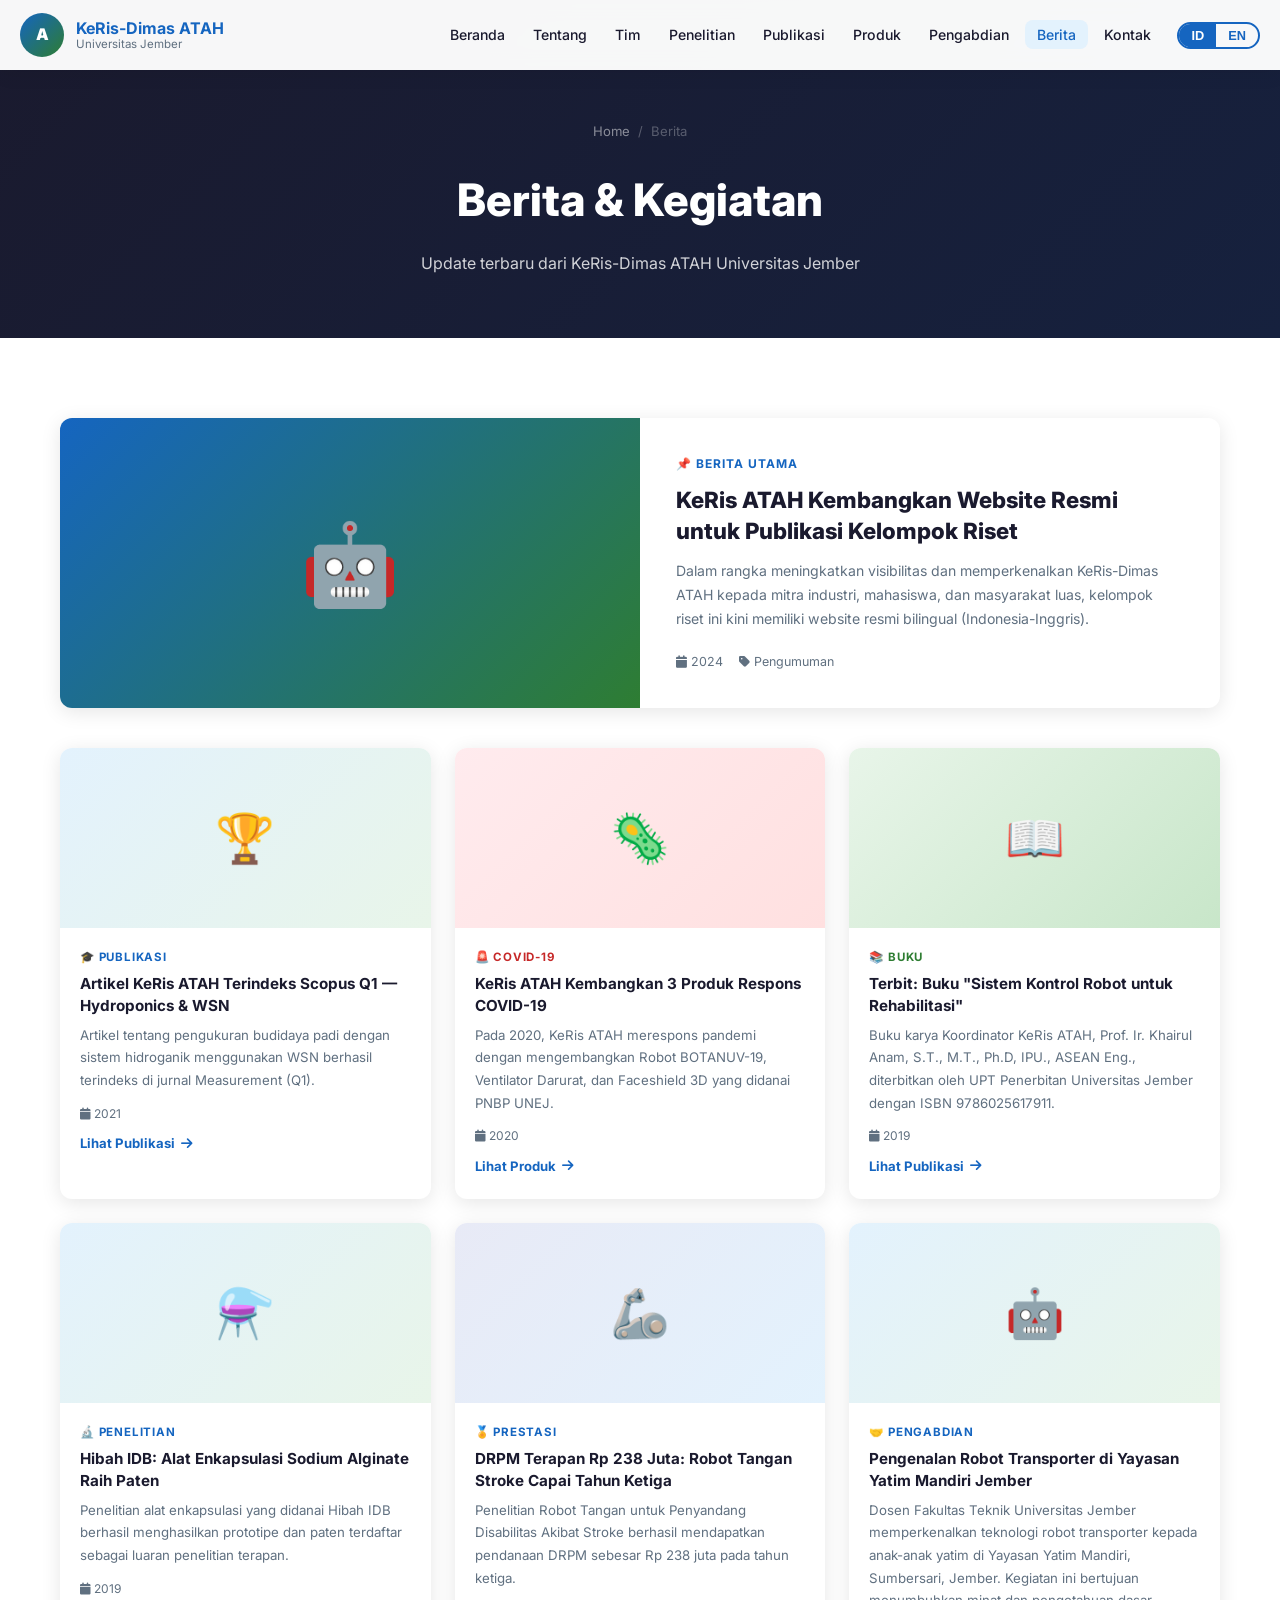
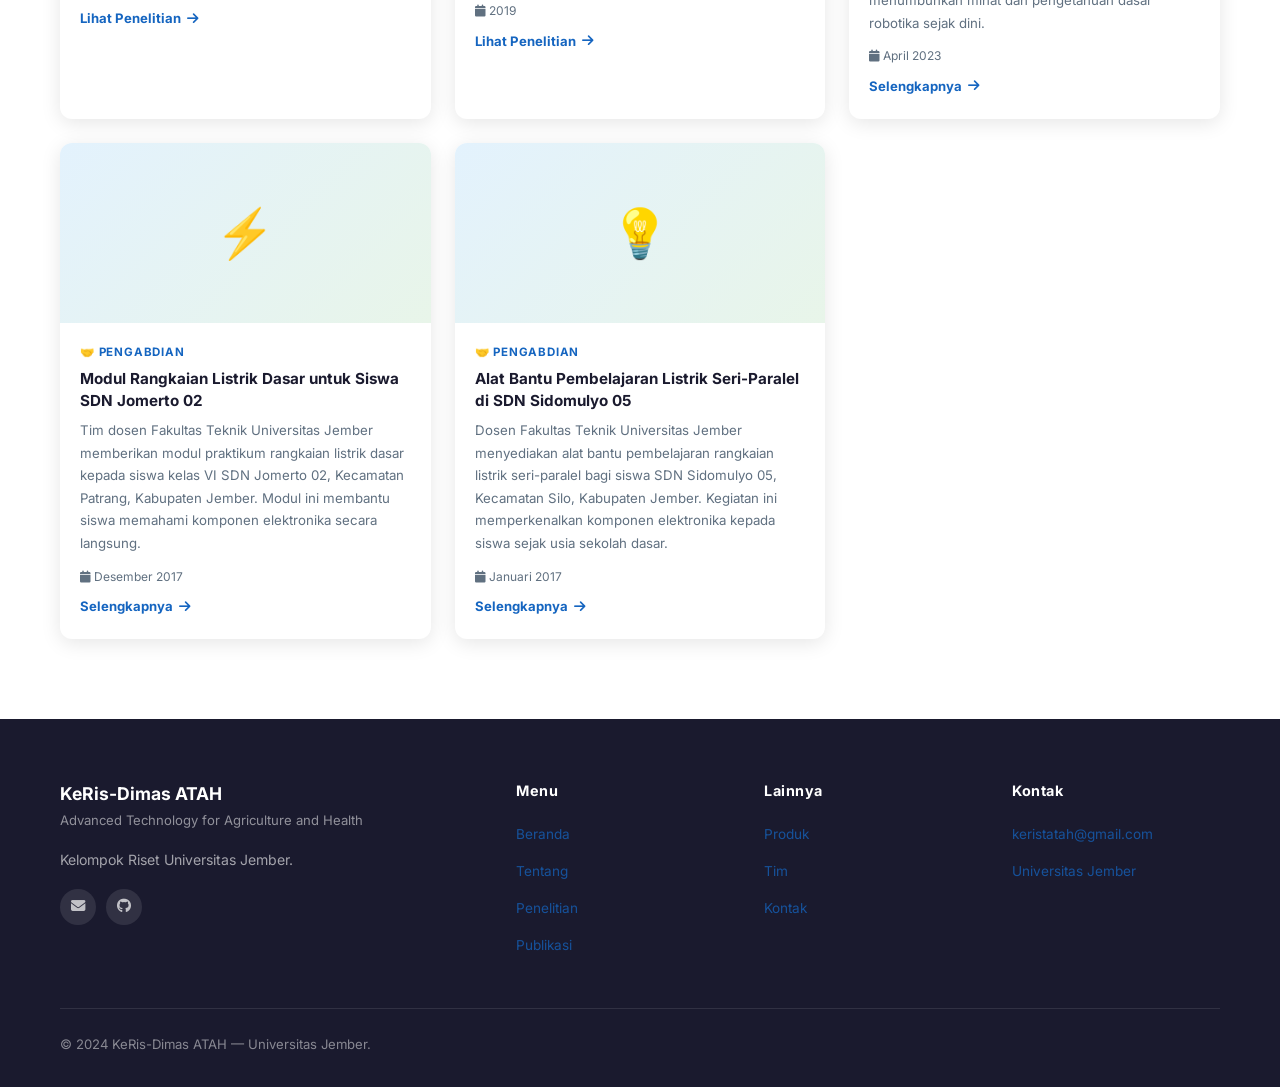
<file: news.html>
<!DOCTYPE html>
<html lang="id">
<head>
  <meta charset="UTF-8" />
  <meta name="viewport" content="width=device-width, initial-scale=1.0" />
  <title>Berita — KeRis-Dimas ATAH</title>
  <link rel="preconnect" href="https://fonts.googleapis.com" />
  <link href="https://fonts.googleapis.com/css2?family=Inter:wght@400;500;600;700;800;900&display=swap" rel="stylesheet" />
  <link rel="stylesheet" href="https://cdnjs.cloudflare.com/ajax/libs/font-awesome/6.5.0/css/all.min.css" />
  <link rel="stylesheet" href="css/style.css" />
  <style>
    .news-hero-card {
      background: white;
      border-radius: var(--radius);
      box-shadow: var(--shadow);
      overflow: hidden;
      display: grid;
      grid-template-columns: 1fr 1fr;
      margin-bottom: 40px;
      transition: var(--transition);
    }
    .news-hero-card:hover { box-shadow: 0 16px 50px rgba(0,0,0,0.14); }
    .news-hero-img {
      min-height: 280px;
      background: linear-gradient(135deg, var(--blue), var(--green));
      display: flex; align-items: center; justify-content: center;
      font-size: 5rem;
    }
    .news-hero-img img { width:100%; height:100%; object-fit:cover; }
    .news-hero-body { padding: 36px; display:flex; flex-direction:column; justify-content:center; }
    .news-hero-body .category { font-size:0.75rem; font-weight:700; text-transform:uppercase; letter-spacing:1px; color:var(--blue); margin-bottom:10px; }
    .news-hero-body h2 { font-size:1.4rem; font-weight:800; margin-bottom:12px; color:var(--dark); line-height:1.4; }
    .news-hero-body p { font-size:0.88rem; color:var(--gray); margin-bottom:20px; }
    .news-hero-body .meta { font-size:0.78rem; color:var(--gray); display:flex; gap:16px; }
    @media(max-width:768px){ .news-hero-card { grid-template-columns:1fr; } }

    .news-small-card {
      background: white;
      border-radius: var(--radius);
      box-shadow: var(--shadow);
      overflow: hidden;
      transition: var(--transition);
      display: flex;
      gap: 0;
      flex-direction: column;
    }
    .news-small-card:hover { transform: translateY(-4px); box-shadow: 0 12px 35px rgba(0,0,0,0.12); }
    .news-small-img {
      height: 180px;
      background: linear-gradient(135deg, var(--blue-pale), var(--green-pale));
      display: flex; align-items: center; justify-content: center;
      font-size: 3rem;
      overflow: hidden;
    }
    .news-small-img img { width:100%; height:100%; object-fit:cover; }
    .news-small-body { padding: 20px; flex:1; }
    .news-small-body .cat { font-size:0.72rem; font-weight:700; text-transform:uppercase; letter-spacing:0.8px; color:var(--blue); margin-bottom:6px; }
    .news-small-body .cat.green { color:var(--green); }
    .news-small-body .cat.red { color:var(--red); }
    .news-small-body h3 { font-size:0.95rem; font-weight:700; margin-bottom:8px; color:var(--dark); line-height:1.4; }
    .news-small-body p { font-size:0.83rem; color:var(--gray); margin-bottom:12px; }
    .news-small-body .meta { font-size:0.75rem; color:var(--gray); }
    .read-more { font-size:0.82rem; font-weight:700; color:var(--blue); display:inline-flex; align-items:center; gap:6px; margin-top:8px; }
    .read-more:hover { color:var(--blue-light); }
    .add-news-box {
      border: 2px dashed #C5D5E8;
      border-radius: var(--radius);
      padding: 32px;
      text-align: center;
      color: var(--gray);
      background: var(--light-gray);
    }
    .add-news-box i { font-size: 2rem; color: #C5D5E8; margin-bottom: 12px; display: block; }
  </style>
</head>
<body>

<!-- NAVBAR -->
<nav class="navbar">
  <a href="index.html" class="navbar-brand">
    <div class="logo-circle">A</div>
    <div class="brand-text">
      <div class="brand-main">KeRis-Dimas ATAH</div>
      <div class="brand-sub">Universitas Jember</div>
    </div>
  </a>
  <ul class="nav-links">
    <li><a href="index.html"><span class="lang-id">Beranda</span><span class="lang-en">Home</span></a></li>
    <li><a href="about.html"><span class="lang-id">Tentang</span><span class="lang-en">About</span></a></li>
    <li><a href="team.html"><span class="lang-id">Tim</span><span class="lang-en">Team</span></a></li>
    <li><a href="research.html"><span class="lang-id">Penelitian</span><span class="lang-en">Research</span></a></li>
    <li><a href="publications.html"><span class="lang-id">Publikasi</span><span class="lang-en">Publications</span></a></li>
    <li><a href="products.html"><span class="lang-id">Produk</span><span class="lang-en">Products</span></a></li>
        <li><a href="pengabdian.html"><span class="lang-id">Pengabdian</span><span class="lang-en">Service</span></a></li>
    <li><a href="news.html" class="active"><span class="lang-id">Berita</span><span class="lang-en">News</span></a></li>
    <li><a href="contact.html"><span class="lang-id">Kontak</span><span class="lang-en">Contact</span></a></li>
    <li><div class="lang-btn"><button id="btn-id" class="active">ID</button><button id="btn-en">EN</button></div></li>
  </ul>
  <button class="hamburger" aria-label="Menu"><span></span><span></span><span></span></button>
</nav>

<!-- PAGE HEADER -->
<div class="page-header">
  <div class="container">
    <div class="breadcrumb">
      <a href="index.html">Home</a><span>/</span>
      <span><span class="lang-id">Berita</span><span class="lang-en">News</span></span>
    </div>
    <h1><span class="lang-id">Berita & Kegiatan</span><span class="lang-en">News & Activities</span></h1>
    <p><span class="lang-id">Update terbaru dari KeRis-Dimas ATAH Universitas Jember</span><span class="lang-en">Latest updates from KeRis-Dimas ATAH Universitas Jember</span></p>
  </div>
</div>

<section>
  <div class="container">

    <!-- BERITA UTAMA -->
    <div class="news-hero-card">
      <div class="news-hero-img">🤖</div>
      <div class="news-hero-body">
        <div class="category">📌 <span class="lang-id">Berita Utama</span><span class="lang-en">Featured News</span></div>
        <h2>
          <span class="lang-id">KeRis ATAH Kembangkan Website Resmi untuk Publikasi Kelompok Riset</span>
          <span class="lang-en">KeRis ATAH Launches Official Website for Research Group Publication</span>
        </h2>
        <p>
          <span class="lang-id">Dalam rangka meningkatkan visibilitas dan memperkenalkan KeRis-Dimas ATAH kepada mitra industri, mahasiswa, dan masyarakat luas, kelompok riset ini kini memiliki website resmi bilingual (Indonesia-Inggris).</span>
          <span class="lang-en">To improve visibility and introduce KeRis-Dimas ATAH to industry partners, students, and the general public, the research group now has an official bilingual website (Indonesian-English).</span>
        </p>
        <div class="meta">
          <span><i class="fas fa-calendar"></i> 2024</span>
          <span><i class="fas fa-tag"></i> <span class="lang-id">Pengumuman</span><span class="lang-en">Announcement</span></span>
        </div>
      </div>
    </div>

    <!-- GRID BERITA -->
    <div style="display:grid;grid-template-columns:repeat(auto-fill,minmax(300px,1fr));gap:24px;">
      <!-- SECTION:berita:START -->

      <div class="news-small-card">
        <div class="news-small-img">🏆</div>
        <div class="news-small-body">
          <div class="cat">🎓 <span class="lang-id">Publikasi</span><span class="lang-en">Publication</span></div>
          <h3><span class="lang-id">Artikel KeRis ATAH Terindeks Scopus Q1 — Hydroponics & WSN</span><span class="lang-en">KeRis ATAH Article Indexed in Scopus Q1 — Hydroponics & WSN</span></h3>
          <p><span class="lang-id">Artikel tentang pengukuran budidaya padi dengan sistem hidroganik menggunakan WSN berhasil terindeks di jurnal Measurement (Q1).</span><span class="lang-en">Article on paddy cultivation measurement with hydroganic system using WSN successfully indexed in Measurement journal (Q1).</span></p>
          <div class="meta"><i class="fas fa-calendar"></i> 2021</div>
          <a href="publications.html" class="read-more"><span class="lang-id">Lihat Publikasi</span><span class="lang-en">View Publication</span> <i class="fas fa-arrow-right"></i></a>
        </div>
      </div>

      <div class="news-small-card">
        <div class="news-small-img" style="background:linear-gradient(135deg,var(--red-pale),#FFE0E0);">🦠</div>
        <div class="news-small-body">
          <div class="cat red">🚨 COVID-19</div>
          <h3><span class="lang-id">KeRis ATAH Kembangkan 3 Produk Respons COVID-19</span><span class="lang-en">KeRis ATAH Develops 3 COVID-19 Response Products</span></h3>
          <p><span class="lang-id">Pada 2020, KeRis ATAH merespons pandemi dengan mengembangkan Robot BOTANUV-19, Ventilator Darurat, dan Faceshield 3D yang didanai PNBP UNEJ.</span><span class="lang-en">In 2020, KeRis ATAH responded to the pandemic by developing BOTANUV-19 Robot, Emergency Ventilator, and 3D Faceshield funded by PNBP UNEJ.</span></p>
          <div class="meta"><i class="fas fa-calendar"></i> 2020</div>
          <a href="products.html" class="read-more"><span class="lang-id">Lihat Produk</span><span class="lang-en">View Products</span> <i class="fas fa-arrow-right"></i></a>
        </div>
      </div>

      <div class="news-small-card">
        <div class="news-small-img" style="background:linear-gradient(135deg,var(--green-pale),#C8E6C9);">📖</div>
        <div class="news-small-body">
          <div class="cat green">📚 <span class="lang-id">Buku</span><span class="lang-en">Book</span></div>
          <h3><span class="lang-id">Terbit: Buku "Sistem Kontrol Robot untuk Rehabilitasi"</span><span class="lang-en">Published: Book "Robot Control Systems for Rehabilitation"</span></h3>
          <p><span class="lang-id">Buku karya Koordinator KeRis ATAH, Prof. Ir. Khairul Anam, S.T., M.T., Ph.D, IPU., ASEAN Eng., diterbitkan oleh UPT Penerbitan Universitas Jember dengan ISBN 9786025617911.</span><span class="lang-en">Book by KeRis ATAH Coordinator, Prof. Ir. Khairul Anam, S.T., M.T., Ph.D, IPU., ASEAN Eng., published by UPT Penerbitan Universitas Jember with ISBN 9786025617911.</span></p>
          <div class="meta"><i class="fas fa-calendar"></i> 2019</div>
          <a href="publications.html" class="read-more"><span class="lang-id">Lihat Publikasi</span><span class="lang-en">View Publications</span> <i class="fas fa-arrow-right"></i></a>
        </div>
      </div>

      <div class="news-small-card">
        <div class="news-small-img">⚗️</div>
        <div class="news-small-body">
          <div class="cat">🔬 <span class="lang-id">Penelitian</span><span class="lang-en">Research</span></div>
          <h3><span class="lang-id">Hibah IDB: Alat Enkapsulasi Sodium Alginate Raih Paten</span><span class="lang-en">IDB Grant: Sodium Alginate Encapsulation Device Patents Registered</span></h3>
          <p><span class="lang-id">Penelitian alat enkapsulasi yang didanai Hibah IDB berhasil menghasilkan prototipe dan paten terdaftar sebagai luaran penelitian terapan.</span><span class="lang-en">Encapsulation device research funded by IDB Grant successfully produced a prototype and registered patent as applied research output.</span></p>
          <div class="meta"><i class="fas fa-calendar"></i> 2019</div>
          <a href="research.html" class="read-more"><span class="lang-id">Lihat Penelitian</span><span class="lang-en">View Research</span> <i class="fas fa-arrow-right"></i></a>
        </div>
      </div>

      <div class="news-small-card">
        <div class="news-small-img" style="background:linear-gradient(135deg,#E8EAF6,var(--blue-pale));">🦾</div>
        <div class="news-small-body">
          <div class="cat">🏅 <span class="lang-id">Prestasi</span><span class="lang-en">Achievement</span></div>
          <h3><span class="lang-id">DRPM Terapan Rp 238 Juta: Robot Tangan Stroke Capai Tahun Ketiga</span><span class="lang-en">DRPM Applied Rp 238 Million: Stroke Hand Robot Reaches Year Three</span></h3>
          <p><span class="lang-id">Penelitian Robot Tangan untuk Penyandang Disabilitas Akibat Stroke berhasil mendapatkan pendanaan DRPM sebesar Rp 238 juta pada tahun ketiga.</span><span class="lang-en">Stroke Disability Hand Robot research secured DRPM funding of Rp 238 million in its third year.</span></p>
          <div class="meta"><i class="fas fa-calendar"></i> 2019</div>
          <a href="research.html" class="read-more"><span class="lang-id">Lihat Penelitian</span><span class="lang-en">View Research</span> <i class="fas fa-arrow-right"></i></a>
        </div>
      </div>


      <div class="news-small-card">
        <div class="news-small-img">🤖</div>
        <div class="news-small-body">
          <div class="cat">🤝 Pengabdian</div>
          <h3>
            <span class="lang-id">Pengenalan Robot Transporter di Yayasan Yatim Mandiri Jember</span>
            <span class="lang-en">Transporter Robot Introduction at Yayasan Yatim Mandiri Jember</span>
          </h3>
          <p>
            <span class="lang-id">Dosen Fakultas Teknik Universitas Jember memperkenalkan teknologi robot transporter kepada anak-anak yatim di Yayasan Yatim Mandiri, Sumbersari, Jember. Kegiatan ini bertujuan menumbuhkan minat dan pengetahuan dasar robotika sejak dini.</span>
            <span class="lang-en">Lecturers from Universitas Jember introduced transporter robot technology to orphaned children at Yayasan Yatim Mandiri, Sumbersari, Jember, aiming to foster early interest and foundational knowledge in robotics.</span>
          </p>
          <div class="meta"><i class="fas fa-calendar"></i> April 2023</div>
          <a href="pengabdian.html" class="read-more"><span class="lang-id">Selengkapnya</span><span class="lang-en">Read More</span> <i class="fas fa-arrow-right"></i></a>
        </div>
      </div>

      <div class="news-small-card">
        <div class="news-small-img">⚡</div>
        <div class="news-small-body">
          <div class="cat">🤝 Pengabdian</div>
          <h3>
            <span class="lang-id">Modul Rangkaian Listrik Dasar untuk Siswa SDN Jomerto 02</span>
            <span class="lang-en">Basic Electrical Circuit Module for SDN Jomerto 02 Students</span>
          </h3>
          <p>
            <span class="lang-id">Tim dosen Fakultas Teknik Universitas Jember memberikan modul praktikum rangkaian listrik dasar kepada siswa kelas VI SDN Jomerto 02, Kecamatan Patrang, Kabupaten Jember. Modul ini membantu siswa memahami komponen elektronika secara langsung.</span>
            <span class="lang-en">Lecturers from Universitas Jember provided a basic electrical circuit practicum module to Grade VI students of SDN Jomerto 02, Patrang, Jember, helping students understand electronic components through hands-on practice.</span>
          </p>
          <div class="meta"><i class="fas fa-calendar"></i> Desember 2017</div>
          <a href="pengabdian.html" class="read-more"><span class="lang-id">Selengkapnya</span><span class="lang-en">Read More</span> <i class="fas fa-arrow-right"></i></a>
        </div>
      </div>

      <div class="news-small-card">
        <div class="news-small-img">💡</div>
        <div class="news-small-body">
          <div class="cat">🤝 Pengabdian</div>
          <h3>
            <span class="lang-id">Alat Bantu Pembelajaran Listrik Seri-Paralel di SDN Sidomulyo 05</span>
            <span class="lang-en">Series-Parallel Circuit Learning Aid at SDN Sidomulyo 05</span>
          </h3>
          <p>
            <span class="lang-id">Dosen Fakultas Teknik Universitas Jember menyediakan alat bantu pembelajaran rangkaian listrik seri-paralel bagi siswa SDN Sidomulyo 05, Kecamatan Silo, Kabupaten Jember. Kegiatan ini memperkenalkan komponen elektronika kepada siswa sejak usia sekolah dasar.</span>
            <span class="lang-en">Lecturers from Universitas Jember provided series-parallel electrical circuit learning aids to students of SDN Sidomulyo 05, Silo, Jember, introducing electronic components to elementary school students.</span>
          </p>
          <div class="meta"><i class="fas fa-calendar"></i> Januari 2017</div>
          <a href="pengabdian.html" class="read-more"><span class="lang-id">Selengkapnya</span><span class="lang-en">Read More</span> <i class="fas fa-arrow-right"></i></a>
        </div>
      </div>

      <!-- SECTION:berita:END -->

    </div>
  </div>
</section>

<!-- FOOTER -->
<footer>
  <div class="container">
    <div class="footer-grid">
      <div>
        <div class="footer-brand"><div class="name">KeRis-Dimas ATAH</div><div class="sub">Advanced Technology for Agriculture and Health</div></div>
        <p><span class="lang-id">Kelompok Riset Universitas Jember.</span><span class="lang-en">Research Group of Universitas Jember.</span></p>
        <div class="footer-socials" style="margin-top:16px;">
          <a href="mailto:keristatah@gmail.com" class="footer-social-btn"><i class="fas fa-envelope"></i></a>
          <a href="https://github.com/kerisatah-unej" target="_blank" class="footer-social-btn"><i class="fab fa-github"></i></a>
        </div>
      </div>
      <div class="footer-col"><h4>Menu</h4><ul>
        <li><a href="index.html"><span class="lang-id">Beranda</span><span class="lang-en">Home</span></a></li>
        <li><a href="about.html"><span class="lang-id">Tentang</span><span class="lang-en">About</span></a></li>
        <li><a href="research.html"><span class="lang-id">Penelitian</span><span class="lang-en">Research</span></a></li>
        <li><a href="publications.html"><span class="lang-id">Publikasi</span><span class="lang-en">Publications</span></a></li>
      </ul></div>
      <div class="footer-col"><h4><span class="lang-id">Lainnya</span><span class="lang-en">More</span></h4><ul>
        <li><a href="products.html"><span class="lang-id">Produk</span><span class="lang-en">Products</span></a></li>
        <li><a href="team.html"><span class="lang-id">Tim</span><span class="lang-en">Team</span></a></li>
        <li><a href="contact.html"><span class="lang-id">Kontak</span><span class="lang-en">Contact</span></a></li>
      </ul></div>
      <div class="footer-col"><h4>Kontak</h4><ul>
        <li><a href="mailto:keristatah@gmail.com">keristatah@gmail.com</a></li>
        <li><a href="https://unej.ac.id" target="_blank">Universitas Jember</a></li>
      </ul></div>
    </div>
    <div class="footer-bottom"><p>© 2024 KeRis-Dimas ATAH — Universitas Jember.</p></div>
  </div>
</footer>

<button class="scroll-top" id="scroll-top"><i class="fas fa-arrow-up"></i></button>
<script src="js/main.js"></script>
<script>
// Auto-sort berita: tahun terbaru di atas
(function sortBerita() {
  const BULAN = {januari:1,februari:2,maret:3,april:4,mei:5,juni:6,juli:7,agustus:8,september:9,oktober:10,november:11,desember:12};
  function parseDate(str) {
    if (!str) return 0;
    const parts = str.trim().toLowerCase().split(/\s+/);
    const year = parseInt(parts[parts.length - 1]) || 0;
    const month = parts.length > 1 ? (BULAN[parts[0]] || 0) : 0;
    return year * 100 + month;
  }
  document.querySelectorAll('.news-grid').forEach(grid => {
    const cards = Array.from(grid.querySelectorAll('.news-small-card'));
    cards.sort((a, b) => {
      const ta = a.querySelector('.meta')?.textContent || '';
      const tb = b.querySelector('.meta')?.textContent || '';
      return parseDate(tb) - parseDate(ta);
    });
    cards.forEach(c => grid.appendChild(c));
  });
})();
</script>
</body>
</html>
</file>
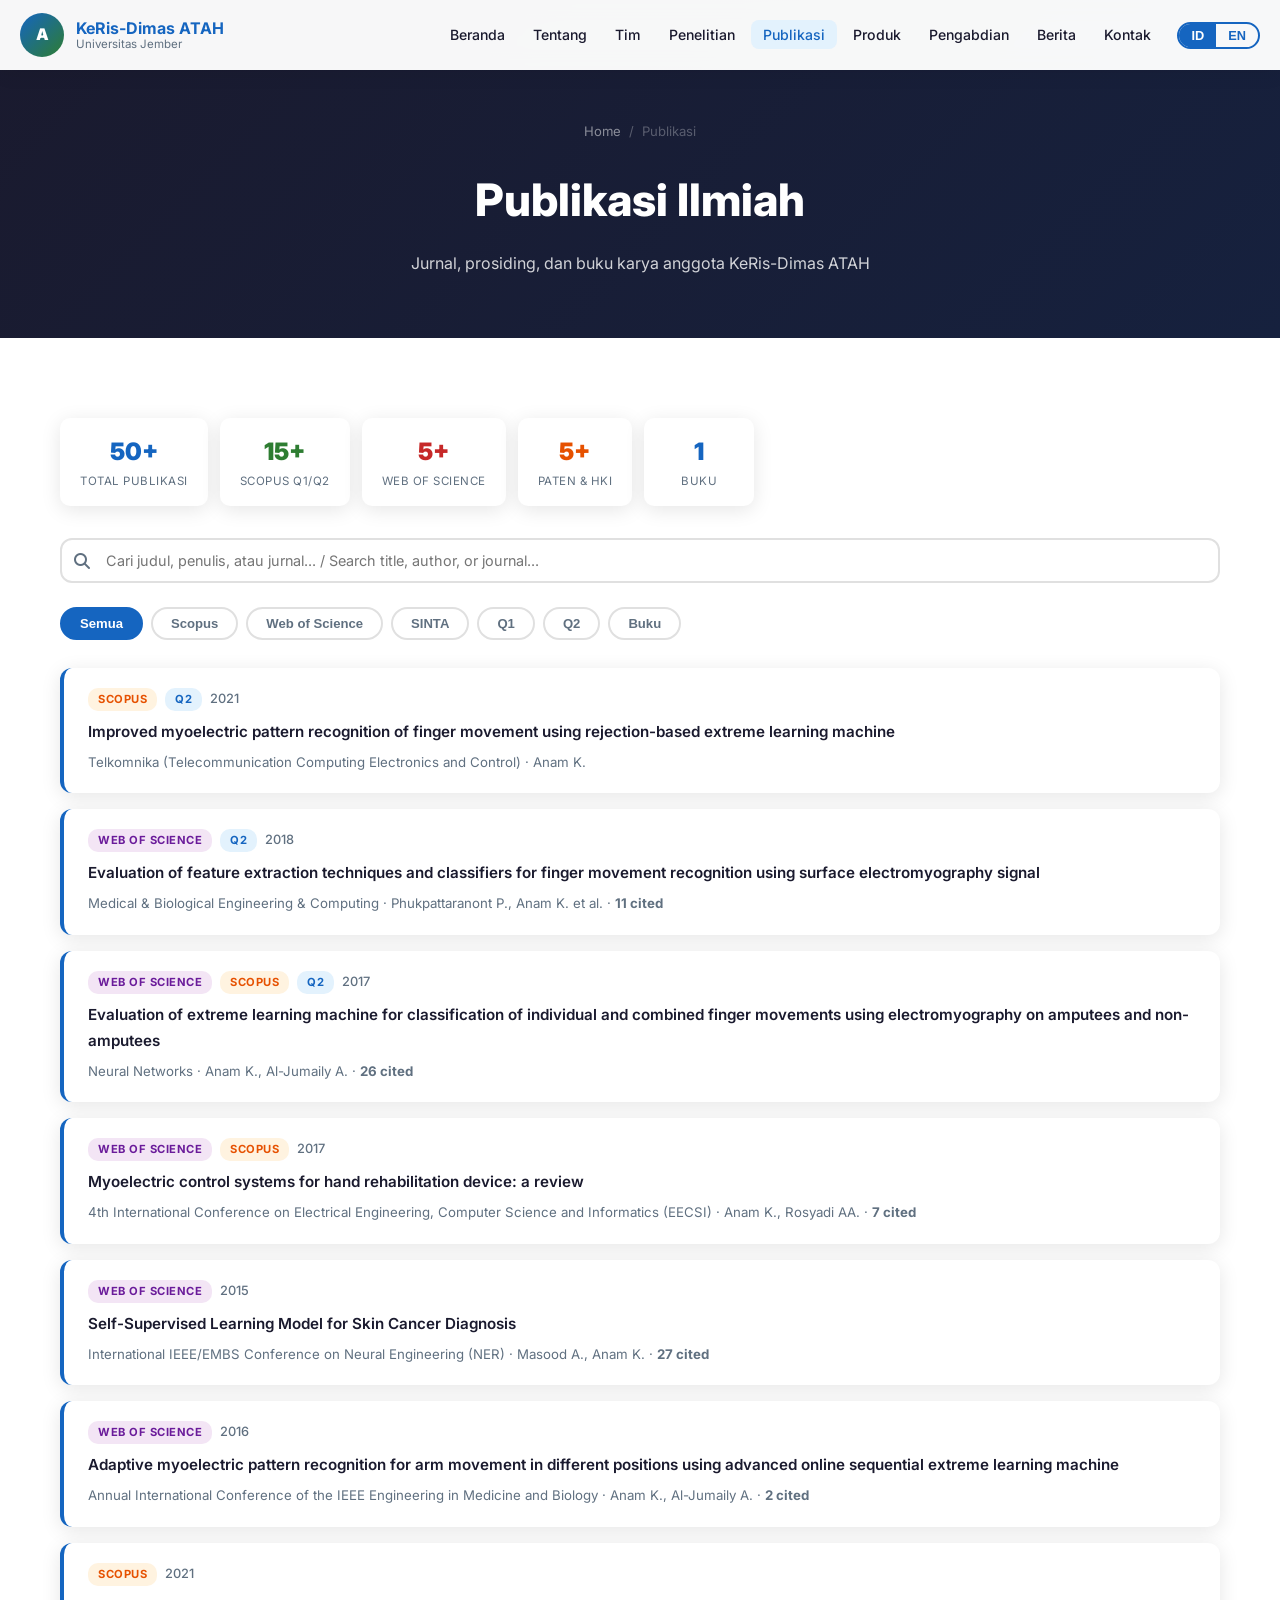
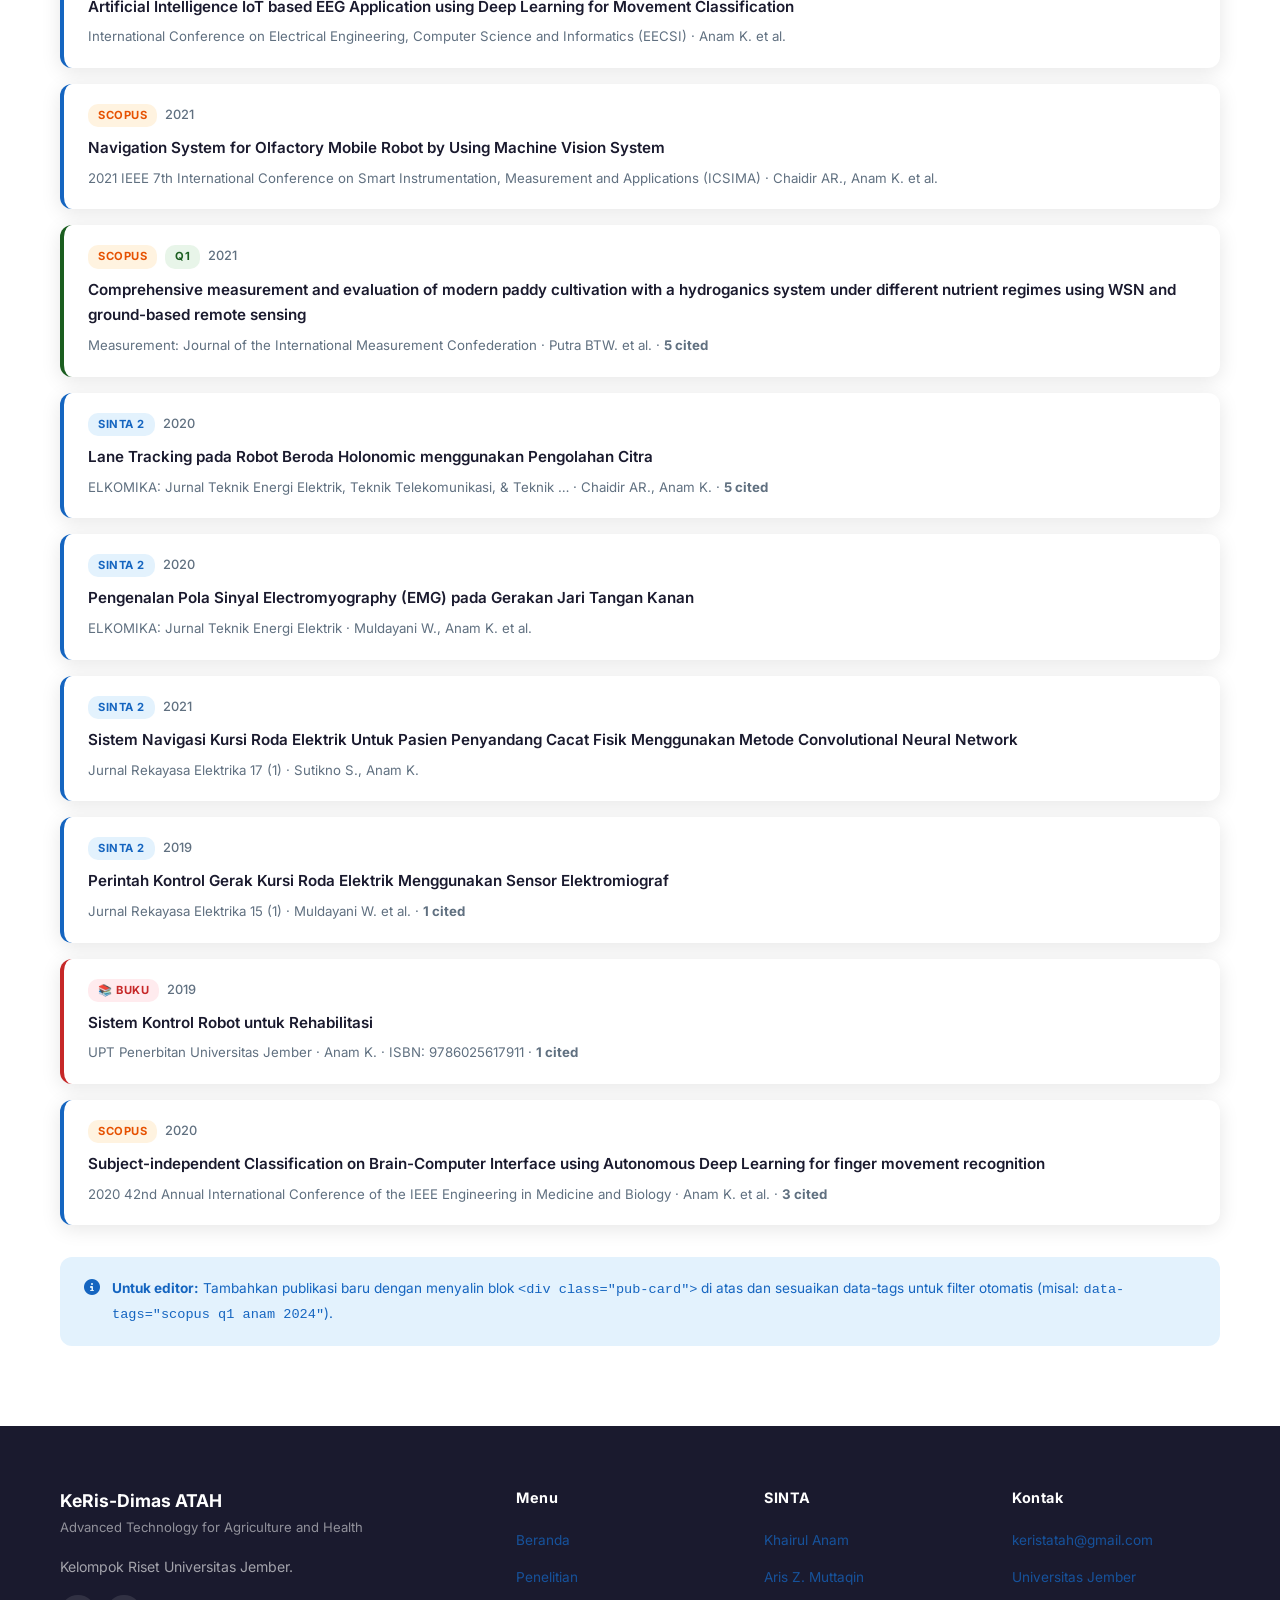
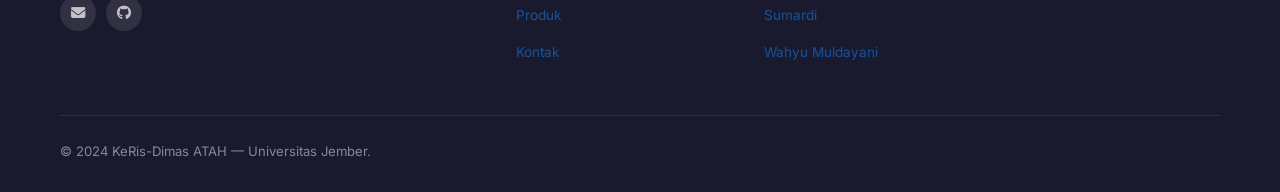
<file: publications.html>
<!DOCTYPE html>
<html lang="id">
<head>
  <meta charset="UTF-8" />
  <meta name="viewport" content="width=device-width, initial-scale=1.0" />
  <title>Publikasi — KeRis-Dimas ATAH</title>
  <link rel="preconnect" href="https://fonts.googleapis.com" />
  <link href="https://fonts.googleapis.com/css2?family=Inter:wght@400;500;600;700;800;900&display=swap" rel="stylesheet" />
  <link rel="stylesheet" href="https://cdnjs.cloudflare.com/ajax/libs/font-awesome/6.5.0/css/all.min.css" />
  <link rel="stylesheet" href="css/style.css" />
  <style>
    .filter-bar { display:flex; gap:8px; flex-wrap:wrap; margin-bottom:28px; }
    .filter-btn { padding:7px 18px; border-radius:30px; border:2px solid #E0E0E0; background:white; font-size:0.82rem; font-weight:600; cursor:pointer; transition:all 0.2s; color:var(--gray); }
    .filter-btn.active, .filter-btn:hover { border-color:var(--blue); background:var(--blue); color:white; }
    .pub-card { transition: all 0.3s; }
    .pub-card.hidden { display:none; }
    .search-box { position:relative; margin-bottom:24px; }
    .search-box input { width:100%; padding:12px 16px 12px 44px; border:2px solid #E0E0E0; border-radius:12px; font-size:0.9rem; font-family:inherit; outline:none; transition:all 0.2s; background:white; }
    .search-box input:focus { border-color:var(--blue); }
    .search-box .search-icon { position:absolute; left:14px; top:50%; transform:translateY(-50%); color:var(--gray); }
    .stat-chips { display:flex; gap:12px; flex-wrap:wrap; margin-bottom:32px; }
    .stat-chip { background:white; border-radius:10px; padding:14px 20px; box-shadow:var(--shadow); text-align:center; min-width:110px; }
    .stat-chip .num { font-size:1.5rem; font-weight:900; }
    .stat-chip .lbl { font-size:0.72rem; color:var(--gray); text-transform:uppercase; letter-spacing:0.5px; }
  </style>
</head>
<body>

<!-- NAVBAR -->
<nav class="navbar">
  <a href="index.html" class="navbar-brand">
    <div class="logo-circle">A</div>
    <div class="brand-text">
      <div class="brand-main">KeRis-Dimas ATAH</div>
      <div class="brand-sub">Universitas Jember</div>
    </div>
  </a>
  <ul class="nav-links">
    <li><a href="index.html"><span class="lang-id">Beranda</span><span class="lang-en">Home</span></a></li>
    <li><a href="about.html"><span class="lang-id">Tentang</span><span class="lang-en">About</span></a></li>
    <li><a href="team.html"><span class="lang-id">Tim</span><span class="lang-en">Team</span></a></li>
    <li><a href="research.html"><span class="lang-id">Penelitian</span><span class="lang-en">Research</span></a></li>
    <li><a href="publications.html" class="active"><span class="lang-id">Publikasi</span><span class="lang-en">Publications</span></a></li>
    <li><a href="products.html"><span class="lang-id">Produk</span><span class="lang-en">Products</span></a></li>
        <li><a href="pengabdian.html"><span class="lang-id">Pengabdian</span><span class="lang-en">Service</span></a></li>
    <li><a href="news.html"><span class="lang-id">Berita</span><span class="lang-en">News</span></a></li>
    <li><a href="contact.html"><span class="lang-id">Kontak</span><span class="lang-en">Contact</span></a></li>
    <li><div class="lang-btn"><button id="btn-id" class="active">ID</button><button id="btn-en">EN</button></div></li>
  </ul>
  <button class="hamburger" aria-label="Menu"><span></span><span></span><span></span></button>
</nav>

<!-- PAGE HEADER -->
<div class="page-header">
  <div class="container">
    <div class="breadcrumb">
      <a href="index.html">Home</a><span>/</span>
      <span><span class="lang-id">Publikasi</span><span class="lang-en">Publications</span></span>
    </div>
    <h1><span class="lang-id">Publikasi Ilmiah</span><span class="lang-en">Scientific Publications</span></h1>
    <p><span class="lang-id">Jurnal, prosiding, dan buku karya anggota KeRis-Dimas ATAH</span><span class="lang-en">Journals, proceedings, and books by KeRis-Dimas ATAH members</span></p>
  </div>
</div>

<section>
  <div class="container">

    <!-- Stats -->
    <div class="stat-chips">
      <div class="stat-chip"><div class="num text-blue">50+</div><div class="lbl"><span class="lang-id">Total Publikasi</span><span class="lang-en">Total Publications</span></div></div>
      <div class="stat-chip"><div class="num text-green">15+</div><div class="lbl">Scopus Q1/Q2</div></div>
      <div class="stat-chip"><div class="num text-red">5+</div><div class="lbl">Web of Science</div></div>
      <div class="stat-chip"><div class="num" style="color:#E65100;">5+</div><div class="lbl"><span class="lang-id">Paten & HKI</span><span class="lang-en">Patents & IPR</span></div></div>
      <div class="stat-chip"><div class="num" style="color:var(--blue);">1</div><div class="lbl"><span class="lang-id">Buku</span><span class="lang-en">Book</span></div></div>
    </div>

    <!-- Search -->
    <div class="search-box">
      <i class="fas fa-search search-icon"></i>
      <input type="text" id="pub-search" placeholder="Cari judul, penulis, atau jurnal... / Search title, author, or journal...">
    </div>

    <!-- Filter -->
    <div class="filter-bar">
      <button class="filter-btn active" data-filter="all">
        <span class="lang-id">Semua</span><span class="lang-en">All</span>
      </button>
      <button class="filter-btn" data-filter="scopus">Scopus</button>
      <button class="filter-btn" data-filter="wos">Web of Science</button>
      <button class="filter-btn" data-filter="sinta">SINTA</button>
      <button class="filter-btn" data-filter="q1">Q1</button>
      <button class="filter-btn" data-filter="q2">Q2</button>
      <button class="filter-btn" data-filter="book"><span class="lang-id">Buku</span><span class="lang-en">Book</span></button>
    </div>

    <!-- Publication List -->
    <div class="pub-list" id="pub-list">
    <!-- SECTION:publikasi:START -->

      <!-- Q2 Scopus -->
      <div class="pub-card q2" data-tags="scopus q2 anam 2021">
        <div class="pub-meta">
          <span class="pub-badge badge-scopus">Scopus</span>
          <span class="pub-badge badge-q2">Q2</span>
          <span class="pub-year">2021</span>
        </div>
        <h4>Improved myoelectric pattern recognition of finger movement using rejection-based extreme learning machine</h4>
        <div class="pub-journal">Telkomnika (Telecommunication Computing Electronics and Control) · Anam K.</div>
      </div>

      <!-- WoS Q2 -->
      <div class="pub-card q2" data-tags="wos q2 anam 2018">
        <div class="pub-meta">
          <span class="pub-badge badge-wos">Web of Science</span>
          <span class="pub-badge badge-q2">Q2</span>
          <span class="pub-year">2018</span>
        </div>
        <h4>Evaluation of feature extraction techniques and classifiers for finger movement recognition using surface electromyography signal</h4>
        <div class="pub-journal">Medical & Biological Engineering & Computing · Phukpattaranont P., Anam K. et al. · <strong>11 cited</strong></div>
      </div>

      <!-- WoS Q2 2017 -->
      <div class="pub-card q2" data-tags="wos scopus q2 anam 2017">
        <div class="pub-meta">
          <span class="pub-badge badge-wos">Web of Science</span>
          <span class="pub-badge badge-scopus">Scopus</span>
          <span class="pub-badge badge-q2">Q2</span>
          <span class="pub-year">2017</span>
        </div>
        <h4>Evaluation of extreme learning machine for classification of individual and combined finger movements using electromyography on amputees and non-amputees</h4>
        <div class="pub-journal">Neural Networks · Anam K., Al-Jumaily A. · <strong>26 cited</strong></div>
      </div>

      <!-- WoS 2017 Myoelectric -->
      <div class="pub-card q2" data-tags="wos scopus q2 anam rosyadi 2017">
        <div class="pub-meta">
          <span class="pub-badge badge-wos">Web of Science</span>
          <span class="pub-badge badge-scopus">Scopus</span>
          <span class="pub-year">2017</span>
        </div>
        <h4>Myoelectric control systems for hand rehabilitation device: a review</h4>
        <div class="pub-journal">4th International Conference on Electrical Engineering, Computer Science and Informatics (EECSI) · Anam K., Rosyadi AA. · <strong>7 cited</strong></div>
      </div>

      <!-- WoS 2015 Skin Cancer -->
      <div class="pub-card" data-tags="wos anam 2015">
        <div class="pub-meta">
          <span class="pub-badge badge-wos">Web of Science</span>
          <span class="pub-year">2015</span>
        </div>
        <h4>Self-Supervised Learning Model for Skin Cancer Diagnosis</h4>
        <div class="pub-journal">International IEEE/EMBS Conference on Neural Engineering (NER) · Masood A., Anam K. · <strong>27 cited</strong></div>
      </div>

      <!-- WoS 2016 Adaptive -->
      <div class="pub-card" data-tags="wos anam 2016">
        <div class="pub-meta">
          <span class="pub-badge badge-wos">Web of Science</span>
          <span class="pub-year">2016</span>
        </div>
        <h4>Adaptive myoelectric pattern recognition for arm movement in different positions using advanced online sequential extreme learning machine</h4>
        <div class="pub-journal">Annual International Conference of the IEEE Engineering in Medicine and Biology · Anam K., Al-Jumaily A. · <strong>2 cited</strong></div>
      </div>

      <!-- Scopus 2021 EEG -->
      <div class="pub-card" data-tags="scopus anam 2021">
        <div class="pub-meta">
          <span class="pub-badge badge-scopus">Scopus</span>
          <span class="pub-year">2021</span>
        </div>
        <h4>Artificial Intelligence IoT based EEG Application using Deep Learning for Movement Classification</h4>
        <div class="pub-journal">International Conference on Electrical Engineering, Computer Science and Informatics (EECSI) · Anam K. et al.</div>
      </div>

      <!-- Scopus 2021 Navigation -->
      <div class="pub-card" data-tags="scopus chaidir anam 2021">
        <div class="pub-meta">
          <span class="pub-badge badge-scopus">Scopus</span>
          <span class="pub-year">2021</span>
        </div>
        <h4>Navigation System for Olfactory Mobile Robot by Using Machine Vision System</h4>
        <div class="pub-journal">2021 IEEE 7th International Conference on Smart Instrumentation, Measurement and Applications (ICSIMA) · Chaidir AR., Anam K. et al.</div>
      </div>

      <!-- Scopus 2021 Hydroponics -->
      <div class="pub-card q1" data-tags="scopus q1 anam 2021">
        <div class="pub-meta">
          <span class="pub-badge badge-scopus">Scopus</span>
          <span class="pub-badge" style="background:#E8F5E9;color:#1B5E20;">Q1</span>
          <span class="pub-year">2021</span>
        </div>
        <h4>Comprehensive measurement and evaluation of modern paddy cultivation with a hydroganics system under different nutrient regimes using WSN and ground-based remote sensing</h4>
        <div class="pub-journal">Measurement: Journal of the International Measurement Confederation · Putra BTW. et al. · <strong>5 cited</strong></div>
      </div>

      <!-- Sinta S2 Lane Tracking -->
      <div class="pub-card" data-tags="sinta chaidir anam 2020">
        <div class="pub-meta">
          <span class="pub-badge badge-sinta">Sinta 2</span>
          <span class="pub-year">2020</span>
        </div>
        <h4>Lane Tracking pada Robot Beroda Holonomic menggunakan Pengolahan Citra</h4>
        <div class="pub-journal">ELKOMIKA: Jurnal Teknik Energi Elektrik, Teknik Telekomunikasi, & Teknik … · Chaidir AR., Anam K. · <strong>5 cited</strong></div>
      </div>

      <!-- Sinta S2 EMG Wahyu -->
      <div class="pub-card" data-tags="sinta muldayani anam 2020">
        <div class="pub-meta">
          <span class="pub-badge badge-sinta">Sinta 2</span>
          <span class="pub-year">2020</span>
        </div>
        <h4>Pengenalan Pola Sinyal Electromyography (EMG) pada Gerakan Jari Tangan Kanan</h4>
        <div class="pub-journal">ELKOMIKA: Jurnal Teknik Energi Elektrik · Muldayani W., Anam K. et al.</div>
      </div>

      <!-- Sinta S2 Wheelchair -->
      <div class="pub-card" data-tags="sinta anam 2021">
        <div class="pub-meta">
          <span class="pub-badge badge-sinta">Sinta 2</span>
          <span class="pub-year">2021</span>
        </div>
        <h4>Sistem Navigasi Kursi Roda Elektrik Untuk Pasien Penyandang Cacat Fisik Menggunakan Metode Convolutional Neural Network</h4>
        <div class="pub-journal">Jurnal Rekayasa Elektrika 17 (1) · Sutikno S., Anam K.</div>
      </div>

      <!-- Sinta S2 EMG Command -->
      <div class="pub-card" data-tags="sinta muldayani anam 2019">
        <div class="pub-meta">
          <span class="pub-badge badge-sinta">Sinta 2</span>
          <span class="pub-year">2019</span>
        </div>
        <h4>Perintah Kontrol Gerak Kursi Roda Elektrik Menggunakan Sensor Elektromiograf</h4>
        <div class="pub-journal">Jurnal Rekayasa Elektrika 15 (1) · Muldayani W. et al. · <strong>1 cited</strong></div>
      </div>

      <!-- Book -->
      <div class="pub-card" data-tags="book anam 2019" style="border-left-color:var(--red);">
        <div class="pub-meta">
          <span class="pub-badge" style="background:var(--red-pale);color:var(--red);">📚 Buku</span>
          <span class="pub-year">2019</span>
        </div>
        <h4>Sistem Kontrol Robot untuk Rehabilitasi</h4>
        <div class="pub-journal">UPT Penerbitan Universitas Jember · Anam K. · ISBN: 9786025617911 · <strong>1 cited</strong></div>
      </div>

      <!-- Scopus 2020 BCI -->
      <div class="pub-card" data-tags="scopus anam 2020">
        <div class="pub-meta">
          <span class="pub-badge badge-scopus">Scopus</span>
          <span class="pub-year">2020</span>
        </div>
        <h4>Subject-independent Classification on Brain-Computer Interface using Autonomous Deep Learning for finger movement recognition</h4>
        <div class="pub-journal">2020 42nd Annual International Conference of the IEEE Engineering in Medicine and Biology · Anam K. et al. · <strong>3 cited</strong></div>
      </div>

    <!-- SECTION:publikasi:END -->
    </div><!-- end pub-list -->

    <!-- Note for editors -->
    <div style="background:var(--blue-pale);border-radius:12px;padding:20px 24px;margin-top:32px;display:flex;gap:12px;align-items:flex-start;">
      <i class="fas fa-info-circle" style="color:var(--blue);margin-top:2px;"></i>
      <p style="margin:0;font-size:0.85rem;color:var(--blue);">
        <span class="lang-id"><strong>Untuk editor:</strong> Tambahkan publikasi baru dengan menyalin blok <code>&lt;div class="pub-card"&gt;</code> di atas dan sesuaikan data-tags untuk filter otomatis (misal: <code>data-tags="scopus q1 anam 2024"</code>).</span>
        <span class="lang-en"><strong>For editors:</strong> Add new publications by copying a <code>&lt;div class="pub-card"&gt;</code> block above and adjusting data-tags for automatic filtering (e.g., <code>data-tags="scopus q1 anam 2024"</code>).</span>
      </p>
    </div>
  </div>
</section>

<!-- FOOTER -->
<footer>
  <div class="container">
    <div class="footer-grid">
      <div>
        <div class="footer-brand"><div class="name">KeRis-Dimas ATAH</div><div class="sub">Advanced Technology for Agriculture and Health</div></div>
        <p><span class="lang-id">Kelompok Riset Universitas Jember.</span><span class="lang-en">Research Group of Universitas Jember.</span></p>
        <div class="footer-socials" style="margin-top:16px;">
          <a href="mailto:keristatah@gmail.com" class="footer-social-btn"><i class="fas fa-envelope"></i></a>
          <a href="https://github.com/kerisatah-unej" target="_blank" class="footer-social-btn"><i class="fab fa-github"></i></a>
        </div>
      </div>
      <div class="footer-col"><h4>Menu</h4><ul>
        <li><a href="index.html"><span class="lang-id">Beranda</span><span class="lang-en">Home</span></a></li>
        <li><a href="research.html"><span class="lang-id">Penelitian</span><span class="lang-en">Research</span></a></li>
        <li><a href="products.html"><span class="lang-id">Produk</span><span class="lang-en">Products</span></a></li>
        <li><a href="contact.html"><span class="lang-id">Kontak</span><span class="lang-en">Contact</span></a></li>
      </ul></div>
      <div class="footer-col"><h4>SINTA</h4><ul>
        <li><a href="https://sinta.kemdiktisaintek.go.id/authors/profile/55778" target="_blank">Khairul Anam</a></li>
        <li><a href="https://sinta.kemdikbud.go.id/authors/profile/6660229" target="_blank">Aris Z. Muttaqin</a></li>
        <li><a href="https://sinta.kemdikbud.go.id/authors/profile/6062588" target="_blank">Sumardi</a></li>
        <li><a href="https://sinta.kemdikbud.go.id/authors/profile/6658246" target="_blank">Wahyu Muldayani</a></li>
      </ul></div>
      <div class="footer-col"><h4>Kontak</h4><ul>
        <li><a href="mailto:keristatah@gmail.com">keristatah@gmail.com</a></li>
        <li><a href="https://unej.ac.id" target="_blank">Universitas Jember</a></li>
      </ul></div>
    </div>
    <div class="footer-bottom"><p>© 2024 KeRis-Dimas ATAH — Universitas Jember.</p></div>
  </div>
</footer>

<button class="scroll-top" id="scroll-top"><i class="fas fa-arrow-up"></i></button>
<script src="js/main.js"></script>
<script>
  // Filter publications
  const filterBtns = document.querySelectorAll('.filter-btn');
  const pubCards   = document.querySelectorAll('#pub-list .pub-card');
  const searchInput = document.getElementById('pub-search');

  function applyFilters() {
    const activeFilter = document.querySelector('.filter-btn.active').dataset.filter;
    const query = searchInput.value.toLowerCase();
    pubCards.forEach(card => {
      const tags = card.dataset.tags || '';
      const text = card.textContent.toLowerCase();
      const matchFilter = activeFilter === 'all' || tags.includes(activeFilter);
      const matchSearch = query === '' || text.includes(query);
      card.classList.toggle('hidden', !(matchFilter && matchSearch));
    });
  }

  filterBtns.forEach(btn => {
    btn.addEventListener('click', () => {
      filterBtns.forEach(b => b.classList.remove('active'));
      btn.classList.add('active');
      applyFilters();
    });
  });

  searchInput.addEventListener('input', applyFilters);

  // Auto-sort publikasi: tahun terbaru di atas
  (function sortPublikasi() {
    document.querySelectorAll('.pub-grid').forEach(grid => {
      const cards = Array.from(grid.querySelectorAll('.pub-card'));
      cards.sort((a, b) => {
        const ya = parseInt(a.querySelector('.pub-year')?.textContent) || 0;
        const yb = parseInt(b.querySelector('.pub-year')?.textContent) || 0;
        return yb - ya;
      });
      cards.forEach(c => grid.appendChild(c));
    });
  })();
</script>
</body>
</html>
</file>
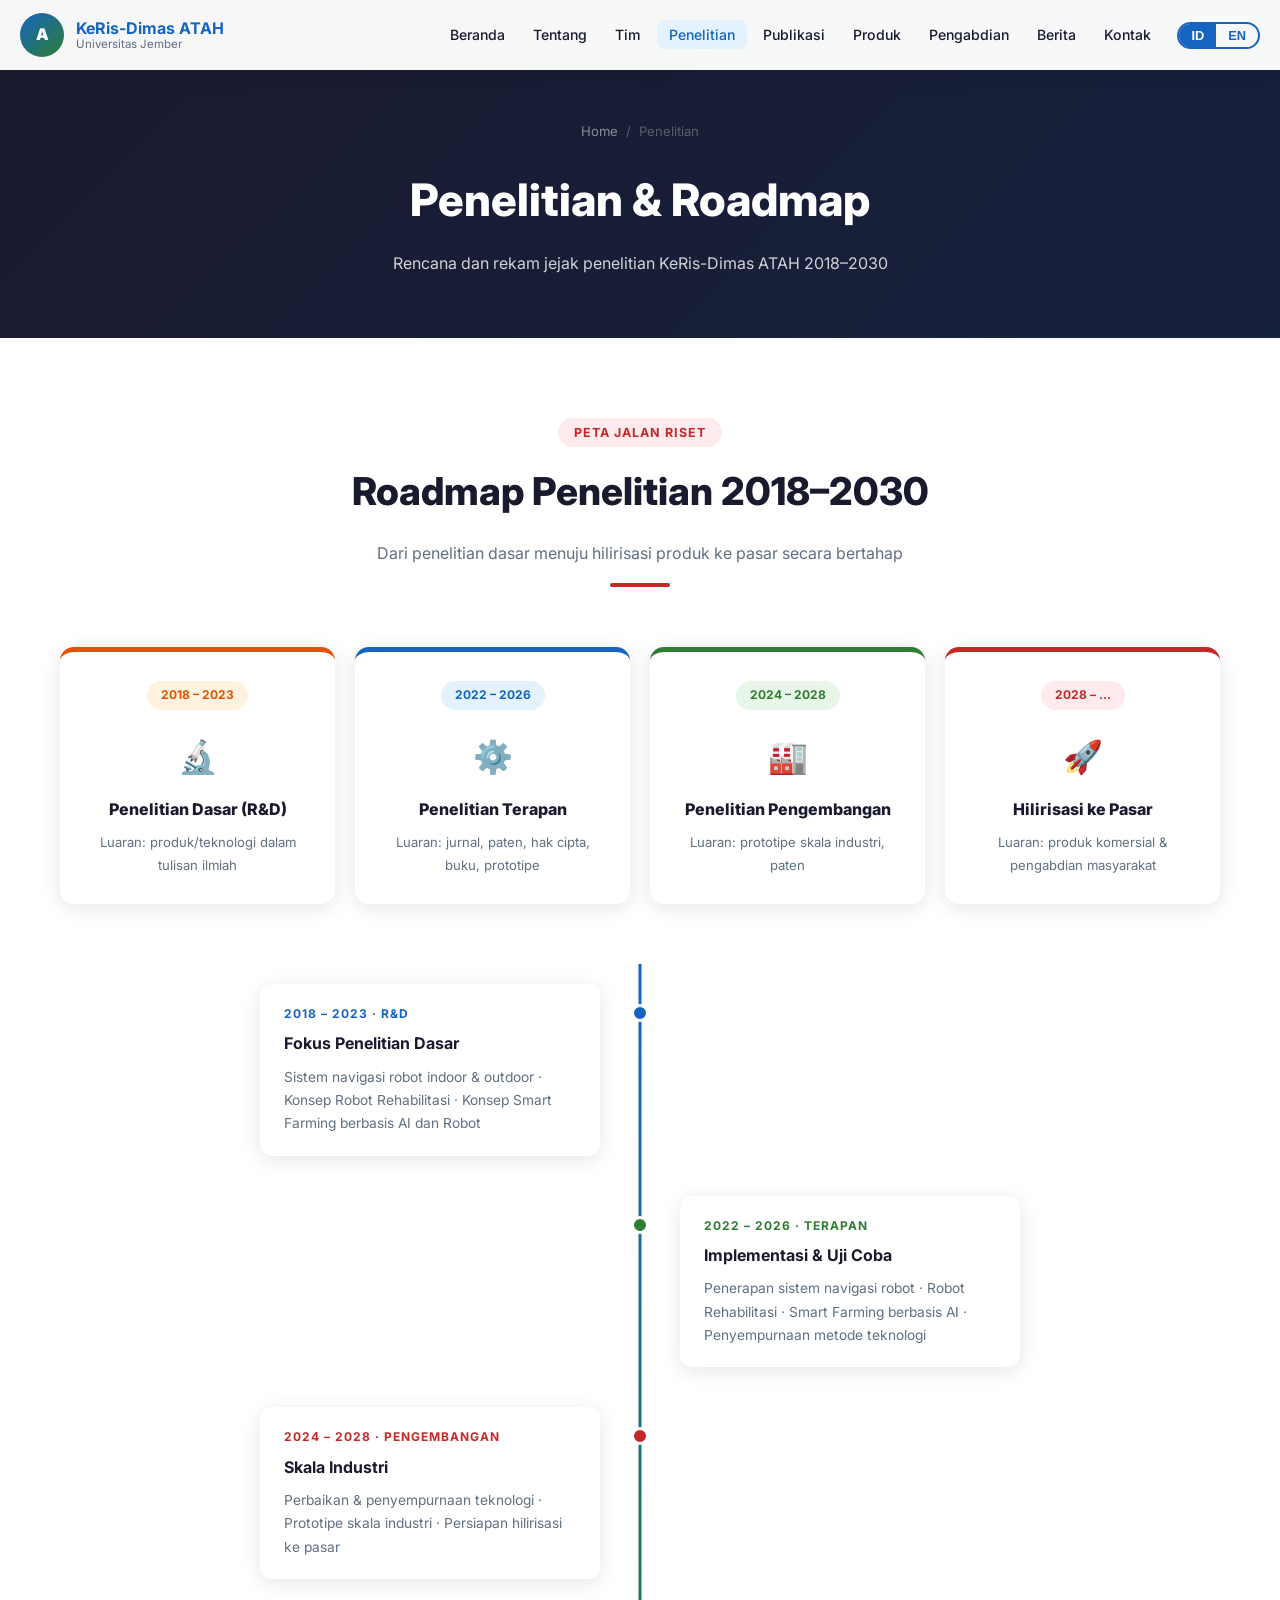
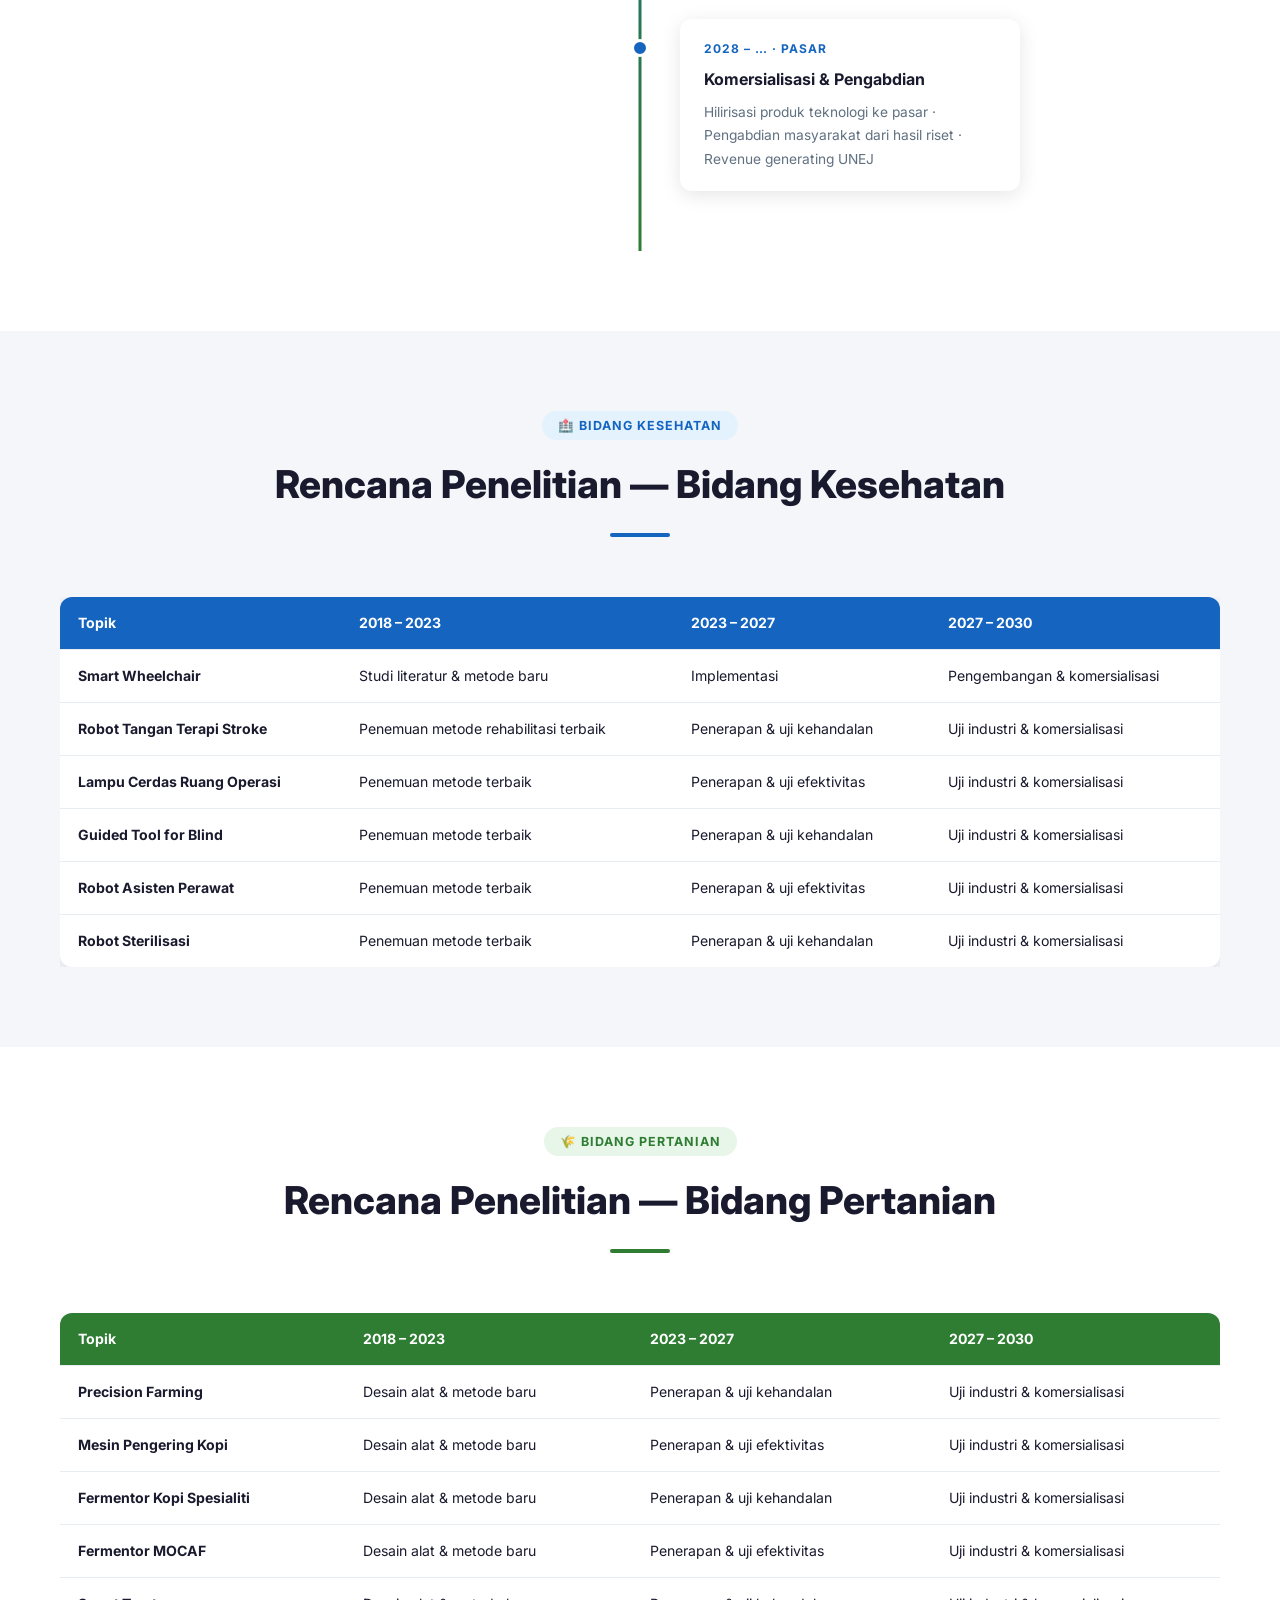
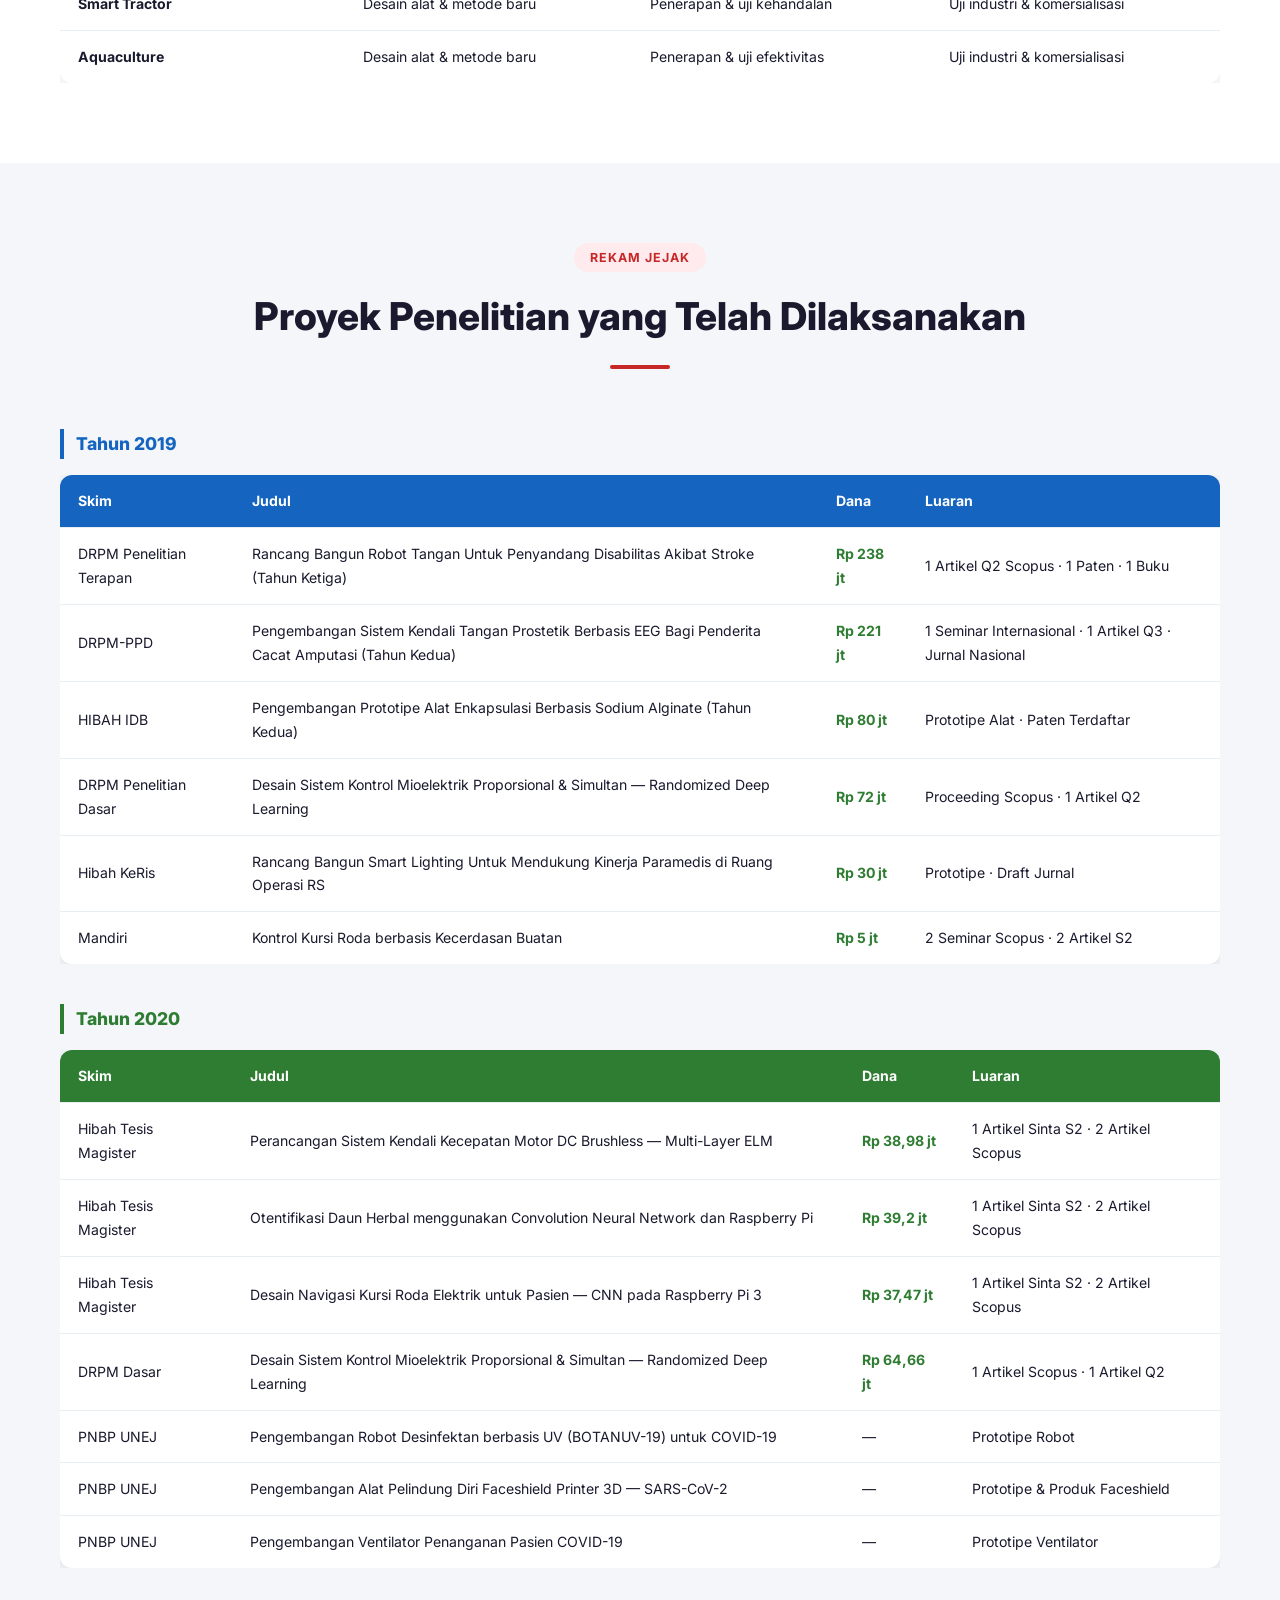
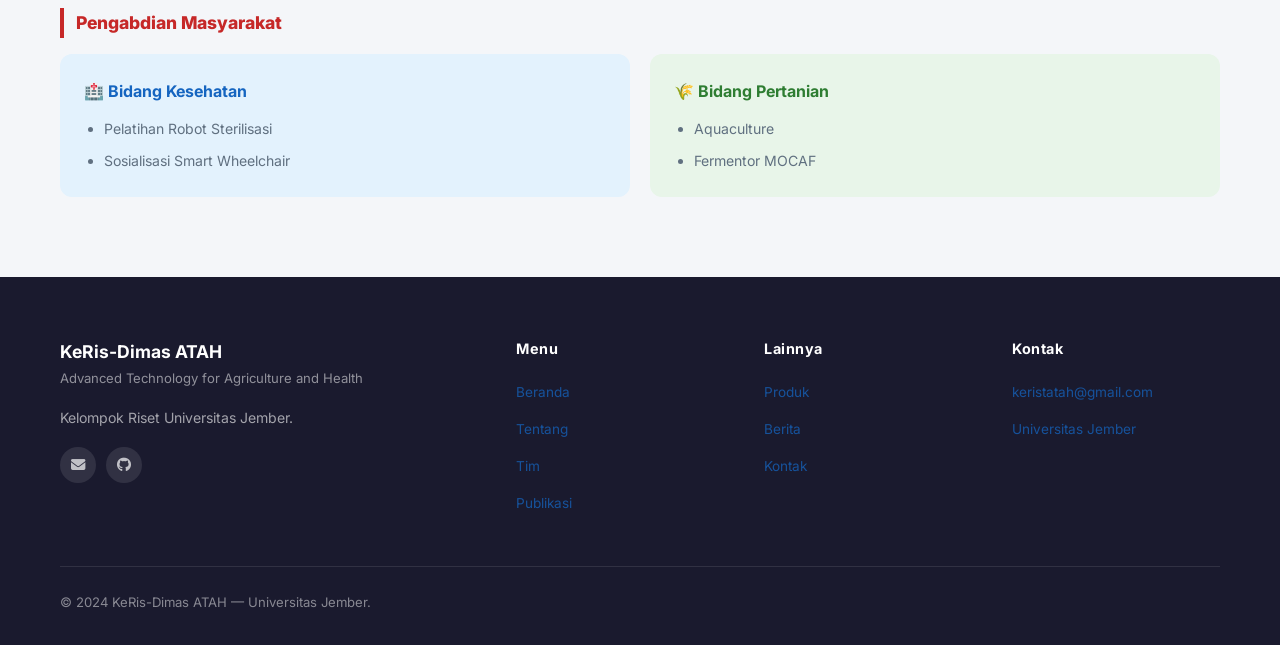
<file: research.html>
<!DOCTYPE html>
<html lang="id">
<head>
  <meta charset="UTF-8" />
  <meta name="viewport" content="width=device-width, initial-scale=1.0" />
  <title>Penelitian — KeRis-Dimas ATAH</title>
  <link rel="preconnect" href="https://fonts.googleapis.com" />
  <link href="https://fonts.googleapis.com/css2?family=Inter:wght@400;500;600;700;800;900&display=swap" rel="stylesheet" />
  <link rel="stylesheet" href="https://cdnjs.cloudflare.com/ajax/libs/font-awesome/6.5.0/css/all.min.css" />
  <link rel="stylesheet" href="css/style.css" />
  <style>
    .project-table { width:100%; border-collapse:collapse; background:white; border-radius:12px; overflow:hidden; box-shadow:var(--shadow); }
    .project-table thead { background:var(--blue); color:white; }
    .project-table th, .project-table td { padding:14px 18px; text-align:left; font-size:0.88rem; border-bottom:1px solid #E8EDF2; }
    .project-table tbody tr:hover { background:var(--blue-pale); }
    .project-table tbody tr:last-child td { border-bottom:none; }
    .project-table .amount { font-weight:700; color:var(--green); }
    .tag-selaras { background:var(--green-pale); color:var(--green); padding:3px 10px; border-radius:10px; font-size:0.72rem; font-weight:700; }
    .research-card { background:white; border-radius:var(--radius); padding:24px; box-shadow:var(--shadow); border-left:4px solid var(--blue); margin-bottom:16px; }
    .research-card.green { border-color:var(--green); }
    .research-card h4 { font-size:0.95rem; font-weight:700; margin-bottom:6px; }
    .research-card p { font-size:0.85rem; color:var(--gray); margin:0; }
    .phase-badge { display:inline-block; padding:4px 14px; border-radius:20px; font-size:0.75rem; font-weight:700; margin-bottom:8px; }
    .pb-basic { background:#FFF3E0; color:#E65100; }
    .pb-applied { background:var(--blue-pale); color:var(--blue); }
    .pb-dev { background:var(--green-pale); color:var(--green); }
    .pb-market { background:var(--red-pale); color:var(--red); }
    @media(max-width:768px){ .project-table { display:block; overflow-x:auto; } }
  </style>
</head>
<body>

<!-- NAVBAR -->
<nav class="navbar">
  <a href="index.html" class="navbar-brand">
    <div class="logo-circle">A</div>
    <div class="brand-text">
      <div class="brand-main">KeRis-Dimas ATAH</div>
      <div class="brand-sub">Universitas Jember</div>
    </div>
  </a>
  <ul class="nav-links">
    <li><a href="index.html"><span class="lang-id">Beranda</span><span class="lang-en">Home</span></a></li>
    <li><a href="about.html"><span class="lang-id">Tentang</span><span class="lang-en">About</span></a></li>
    <li><a href="team.html"><span class="lang-id">Tim</span><span class="lang-en">Team</span></a></li>
    <li><a href="research.html" class="active"><span class="lang-id">Penelitian</span><span class="lang-en">Research</span></a></li>
    <li><a href="publications.html"><span class="lang-id">Publikasi</span><span class="lang-en">Publications</span></a></li>
    <li><a href="products.html"><span class="lang-id">Produk</span><span class="lang-en">Products</span></a></li>
        <li><a href="pengabdian.html"><span class="lang-id">Pengabdian</span><span class="lang-en">Service</span></a></li>
    <li><a href="news.html"><span class="lang-id">Berita</span><span class="lang-en">News</span></a></li>
    <li><a href="contact.html"><span class="lang-id">Kontak</span><span class="lang-en">Contact</span></a></li>
    <li><div class="lang-btn"><button id="btn-id" class="active">ID</button><button id="btn-en">EN</button></div></li>
  </ul>
  <button class="hamburger" aria-label="Menu"><span></span><span></span><span></span></button>
</nav>

<!-- PAGE HEADER -->
<div class="page-header">
  <div class="container">
    <div class="breadcrumb">
      <a href="index.html">Home</a><span>/</span>
      <span><span class="lang-id">Penelitian</span><span class="lang-en">Research</span></span>
    </div>
    <h1><span class="lang-id">Penelitian & Roadmap</span><span class="lang-en">Research & Roadmap</span></h1>
    <p><span class="lang-id">Rencana dan rekam jejak penelitian KeRis-Dimas ATAH 2018–2030</span><span class="lang-en">Research plans and track record of KeRis-Dimas ATAH 2018–2030</span></p>
  </div>
</div>

<!-- ROADMAP OVERVIEW -->
<section>
  <div class="container">
    <div class="section-header">
      <span class="section-tag tag-red"><span class="lang-id">Peta Jalan Riset</span><span class="lang-en">Research Roadmap</span></span>
      <h2><span class="lang-id">Roadmap Penelitian 2018–2030</span><span class="lang-en">Research Roadmap 2018–2030</span></h2>
      <p><span class="lang-id">Dari penelitian dasar menuju hilirisasi produk ke pasar secara bertahap</span><span class="lang-en">From basic research to gradual market commercialization</span></p>
      <div class="section-divider divider-red"></div>
    </div>

    <!-- Phase cards -->
    <div style="display:grid;grid-template-columns:repeat(auto-fit,minmax(240px,1fr));gap:20px;margin-bottom:60px;">
      <div style="background:white;border-radius:14px;padding:28px;box-shadow:var(--shadow);border-top:5px solid #E65100;text-align:center;">
        <div class="phase-badge pb-basic">2018 – 2023</div>
        <div style="font-size:2rem;margin:12px 0;">🔬</div>
        <h3 style="font-size:1rem;font-weight:800;margin-bottom:8px;"><span class="lang-id">Penelitian Dasar (R&D)</span><span class="lang-en">Basic Research (R&D)</span></h3>
        <p style="font-size:0.82rem;color:var(--gray);"><span class="lang-id">Luaran: produk/teknologi dalam tulisan ilmiah</span><span class="lang-en">Output: technology in scientific publications</span></p>
      </div>
      <div style="background:white;border-radius:14px;padding:28px;box-shadow:var(--shadow);border-top:5px solid var(--blue);text-align:center;">
        <div class="phase-badge pb-applied">2022 – 2026</div>
        <div style="font-size:2rem;margin:12px 0;">⚙️</div>
        <h3 style="font-size:1rem;font-weight:800;margin-bottom:8px;"><span class="lang-id">Penelitian Terapan</span><span class="lang-en">Applied Research</span></h3>
        <p style="font-size:0.82rem;color:var(--gray);"><span class="lang-id">Luaran: jurnal, paten, hak cipta, buku, prototipe</span><span class="lang-en">Output: journals, patents, copyright, books, prototypes</span></p>
      </div>
      <div style="background:white;border-radius:14px;padding:28px;box-shadow:var(--shadow);border-top:5px solid var(--green);text-align:center;">
        <div class="phase-badge pb-dev">2024 – 2028</div>
        <div style="font-size:2rem;margin:12px 0;">🏭</div>
        <h3 style="font-size:1rem;font-weight:800;margin-bottom:8px;"><span class="lang-id">Penelitian Pengembangan</span><span class="lang-en">Development Research</span></h3>
        <p style="font-size:0.82rem;color:var(--gray);"><span class="lang-id">Luaran: prototipe skala industri, paten</span><span class="lang-en">Output: industrial-scale prototypes, patents</span></p>
      </div>
      <div style="background:white;border-radius:14px;padding:28px;box-shadow:var(--shadow);border-top:5px solid var(--red);text-align:center;">
        <div class="phase-badge pb-market">2028 – ...</div>
        <div style="font-size:2rem;margin:12px 0;">🚀</div>
        <h3 style="font-size:1rem;font-weight:800;margin-bottom:8px;"><span class="lang-id">Hilirisasi ke Pasar</span><span class="lang-en">Market Commercialization</span></h3>
        <p style="font-size:0.82rem;color:var(--gray);"><span class="lang-id">Luaran: produk komersial & pengabdian masyarakat</span><span class="lang-en">Output: commercial products & community service</span></p>
      </div>
    </div>

    <!-- Detailed Roadmap Timeline -->
    <div class="roadmap-timeline">
      <div class="roadmap-item">
        <div class="roadmap-dot blue"></div>
        <div class="roadmap-content">
          <div class="year text-blue">2018 – 2023 · R&D</div>
          <h4><span class="lang-id">Fokus Penelitian Dasar</span><span class="lang-en">Basic Research Focus</span></h4>
          <p><span class="lang-id">Sistem navigasi robot indoor & outdoor · Konsep Robot Rehabilitasi · Konsep Smart Farming berbasis AI dan Robot</span><span class="lang-en">Indoor & outdoor robot navigation · Rehabilitation Robot Concept · AI and Robot-based Smart Farming Concept</span></p>
        </div>
      </div>
      <div class="roadmap-item">
        <div class="roadmap-dot green"></div>
        <div class="roadmap-content">
          <div class="year text-green">2022 – 2026 · Terapan</div>
          <h4><span class="lang-id">Implementasi & Uji Coba</span><span class="lang-en">Implementation & Testing</span></h4>
          <p><span class="lang-id">Penerapan sistem navigasi robot · Robot Rehabilitasi · Smart Farming berbasis AI · Penyempurnaan metode teknologi</span><span class="lang-en">Robot navigation implementation · Rehabilitation Robot · AI Smart Farming · Technology method refinement</span></p>
        </div>
      </div>
      <div class="roadmap-item">
        <div class="roadmap-dot red"></div>
        <div class="roadmap-content">
          <div class="year text-red">2024 – 2028 · Pengembangan</div>
          <h4><span class="lang-id">Skala Industri</span><span class="lang-en">Industrial Scale</span></h4>
          <p><span class="lang-id">Perbaikan & penyempurnaan teknologi · Prototipe skala industri · Persiapan hilirisasi ke pasar</span><span class="lang-en">Technology improvement & refinement · Industrial-scale prototypes · Market commercialization preparation</span></p>
        </div>
      </div>
      <div class="roadmap-item">
        <div class="roadmap-dot blue"></div>
        <div class="roadmap-content">
          <div class="year text-blue">2028 – … · Pasar</div>
          <h4><span class="lang-id">Komersialisasi & Pengabdian</span><span class="lang-en">Commercialization & Community Service</span></h4>
          <p><span class="lang-id">Hilirisasi produk teknologi ke pasar · Pengabdian masyarakat dari hasil riset · Revenue generating UNEJ</span><span class="lang-en">Technology product commercialization · Community service from research · UNEJ revenue generating</span></p>
        </div>
      </div>
    </div>
  </div>
</section>

<!-- BIDANG PENELITIAN -->
<section class="bg-light" id="health">
  <div class="container">
    <div class="section-header">
      <span class="section-tag tag-blue">🏥 <span class="lang-id">Bidang Kesehatan</span><span class="lang-en">Health Field</span></span>
      <h2><span class="lang-id">Rencana Penelitian — Bidang Kesehatan</span><span class="lang-en">Research Plan — Health Field</span></h2>
      <div class="section-divider divider-blue"></div>
    </div>

    <div style="overflow-x:auto;">
      <table class="project-table">
        <thead>
          <tr>
            <th><span class="lang-id">Topik</span><span class="lang-en">Topic</span></th>
            <th>2018 – 2023</th>
            <th>2023 – 2027</th>
            <th>2027 – 2030</th>
          </tr>
        </thead>
        <tbody>
          <tr>
            <td><strong>Smart Wheelchair</strong></td>
            <td><span class="lang-id">Studi literatur & metode baru</span><span class="lang-en">Literature study & new methods</span></td>
            <td><span class="lang-id">Implementasi</span><span class="lang-en">Implementation</span></td>
            <td><span class="lang-id">Pengembangan & komersialisasi</span><span class="lang-en">Development & commercialization</span></td>
          </tr>
          <tr>
            <td><strong><span class="lang-id">Robot Tangan Terapi Stroke</span><span class="lang-en">Stroke Therapy Hand Robot</span></strong></td>
            <td><span class="lang-id">Penemuan metode rehabilitasi terbaik</span><span class="lang-en">Finding the best rehabilitation method</span></td>
            <td><span class="lang-id">Penerapan & uji kehandalan</span><span class="lang-en">Application & reliability testing</span></td>
            <td><span class="lang-id">Uji industri & komersialisasi</span><span class="lang-en">Industrial testing & commercialization</span></td>
          </tr>
          <tr>
            <td><strong><span class="lang-id">Lampu Cerdas Ruang Operasi</span><span class="lang-en">Smart OR Lamp</span></strong></td>
            <td><span class="lang-id">Penemuan metode terbaik</span><span class="lang-en">Finding the best method</span></td>
            <td><span class="lang-id">Penerapan & uji efektivitas</span><span class="lang-en">Application & effectiveness testing</span></td>
            <td><span class="lang-id">Uji industri & komersialisasi</span><span class="lang-en">Industrial testing & commercialization</span></td>
          </tr>
          <tr>
            <td><strong>Guided Tool for Blind</strong></td>
            <td><span class="lang-id">Penemuan metode terbaik</span><span class="lang-en">Finding the best method</span></td>
            <td><span class="lang-id">Penerapan & uji kehandalan</span><span class="lang-en">Application & reliability testing</span></td>
            <td><span class="lang-id">Uji industri & komersialisasi</span><span class="lang-en">Industrial testing & commercialization</span></td>
          </tr>
          <tr>
            <td><strong><span class="lang-id">Robot Asisten Perawat</span><span class="lang-en">Nurse Assistant Robot</span></strong></td>
            <td><span class="lang-id">Penemuan metode terbaik</span><span class="lang-en">Finding the best method</span></td>
            <td><span class="lang-id">Penerapan & uji efektivitas</span><span class="lang-en">Application & effectiveness testing</span></td>
            <td><span class="lang-id">Uji industri & komersialisasi</span><span class="lang-en">Industrial testing & commercialization</span></td>
          </tr>
          <tr>
            <td><strong><span class="lang-id">Robot Sterilisasi</span><span class="lang-en">Sterilization Robot</span></strong></td>
            <td><span class="lang-id">Penemuan metode terbaik</span><span class="lang-en">Finding the best method</span></td>
            <td><span class="lang-id">Penerapan & uji kehandalan</span><span class="lang-en">Application & reliability testing</span></td>
            <td><span class="lang-id">Uji industri & komersialisasi</span><span class="lang-en">Industrial testing & commercialization</span></td>
          </tr>
        </tbody>
      </table>
    </div>
  </div>
</section>

<!-- BIDANG PERTANIAN -->
<section id="agriculture">
  <div class="container">
    <div class="section-header">
      <span class="section-tag tag-green">🌾 <span class="lang-id">Bidang Pertanian</span><span class="lang-en">Agriculture Field</span></span>
      <h2><span class="lang-id">Rencana Penelitian — Bidang Pertanian</span><span class="lang-en">Research Plan — Agriculture Field</span></h2>
      <div class="section-divider divider-green"></div>
    </div>

    <div style="overflow-x:auto;">
      <table class="project-table">
        <thead style="background:var(--green);">
          <tr>
            <th><span class="lang-id">Topik</span><span class="lang-en">Topic</span></th>
            <th>2018 – 2023</th>
            <th>2023 – 2027</th>
            <th>2027 – 2030</th>
          </tr>
        </thead>
        <tbody>
          <tr>
            <td><strong>Precision Farming</strong></td>
            <td><span class="lang-id">Desain alat & metode baru</span><span class="lang-en">Equipment design & new methods</span></td>
            <td><span class="lang-id">Penerapan & uji kehandalan</span><span class="lang-en">Application & reliability testing</span></td>
            <td><span class="lang-id">Uji industri & komersialisasi</span><span class="lang-en">Industrial testing & commercialization</span></td>
          </tr>
          <tr>
            <td><strong><span class="lang-id">Mesin Pengering Kopi</span><span class="lang-en">Coffee Dryer Machine</span></strong></td>
            <td><span class="lang-id">Desain alat & metode baru</span><span class="lang-en">Equipment design & new methods</span></td>
            <td><span class="lang-id">Penerapan & uji efektivitas</span><span class="lang-en">Application & effectiveness testing</span></td>
            <td><span class="lang-id">Uji industri & komersialisasi</span><span class="lang-en">Industrial testing & commercialization</span></td>
          </tr>
          <tr>
            <td><strong>Fermentor Kopi Spesialiti</strong></td>
            <td><span class="lang-id">Desain alat & metode baru</span><span class="lang-en">Equipment design & new methods</span></td>
            <td><span class="lang-id">Penerapan & uji kehandalan</span><span class="lang-en">Application & reliability testing</span></td>
            <td><span class="lang-id">Uji industri & komersialisasi</span><span class="lang-en">Industrial testing & commercialization</span></td>
          </tr>
          <tr>
            <td><strong>Fermentor MOCAF</strong></td>
            <td><span class="lang-id">Desain alat & metode baru</span><span class="lang-en">Equipment design & new methods</span></td>
            <td><span class="lang-id">Penerapan & uji efektivitas</span><span class="lang-en">Application & effectiveness testing</span></td>
            <td><span class="lang-id">Uji industri & komersialisasi</span><span class="lang-en">Industrial testing & commercialization</span></td>
          </tr>
          <tr>
            <td><strong>Smart Tractor</strong></td>
            <td><span class="lang-id">Desain alat & metode baru</span><span class="lang-en">Equipment design & new methods</span></td>
            <td><span class="lang-id">Penerapan & uji kehandalan</span><span class="lang-en">Application & reliability testing</span></td>
            <td><span class="lang-id">Uji industri & komersialisasi</span><span class="lang-en">Industrial testing & commercialization</span></td>
          </tr>
          <tr>
            <td><strong>Aquaculture</strong></td>
            <td><span class="lang-id">Desain alat & metode baru</span><span class="lang-en">Equipment design & new methods</span></td>
            <td><span class="lang-id">Penerapan & uji efektivitas</span><span class="lang-en">Application & effectiveness testing</span></td>
            <td><span class="lang-id">Uji industri & komersialisasi</span><span class="lang-en">Industrial testing & commercialization</span></td>
          </tr>
        </tbody>
      </table>
    </div>
  </div>
</section>

<!-- REKAM JEJAK PROYEK -->
<section class="bg-light">
  <div class="container">
    <div class="section-header">
      <span class="section-tag tag-red"><span class="lang-id">Rekam Jejak</span><span class="lang-en">Track Record</span></span>
      <h2><span class="lang-id">Proyek Penelitian yang Telah Dilaksanakan</span><span class="lang-en">Completed Research Projects</span></h2>
      <div class="section-divider divider-red"></div>
    </div>

    <!-- 2019 -->
    <h3 style="font-size:1.1rem;font-weight:800;color:var(--blue);margin-bottom:16px;padding-left:4px;border-left:4px solid var(--blue);padding-left:12px;">Tahun 2019</h3>
    <div style="overflow-x:auto;margin-bottom:40px;">
      <table class="project-table">
        <thead><tr>
          <th>Skim</th>
          <th><span class="lang-id">Judul</span><span class="lang-en">Title</span></th>
          <th><span class="lang-id">Dana</span><span class="lang-en">Funding</span></th>
          <th><span class="lang-id">Luaran</span><span class="lang-en">Output</span></th>
        </tr></thead>
        <tbody>
          <tr>
            <td>DRPM Penelitian Terapan</td>
            <td>Rancang Bangun Robot Tangan Untuk Penyandang Disabilitas Akibat Stroke (Tahun Ketiga)</td>
            <td class="amount">Rp 238 jt</td>
            <td>1 Artikel Q2 Scopus · 1 Paten · 1 Buku</td>
          </tr>
          <tr>
            <td>DRPM-PPD</td>
            <td>Pengembangan Sistem Kendali Tangan Prostetik Berbasis EEG Bagi Penderita Cacat Amputasi (Tahun Kedua)</td>
            <td class="amount">Rp 221 jt</td>
            <td>1 Seminar Internasional · 1 Artikel Q3 · Jurnal Nasional</td>
          </tr>
          <tr>
            <td>HIBAH IDB</td>
            <td>Pengembangan Prototipe Alat Enkapsulasi Berbasis Sodium Alginate (Tahun Kedua)</td>
            <td class="amount">Rp 80 jt</td>
            <td>Prototipe Alat · Paten Terdaftar</td>
          </tr>
          <tr>
            <td>DRPM Penelitian Dasar</td>
            <td>Desain Sistem Kontrol Mioelektrik Proporsional & Simultan — Randomized Deep Learning</td>
            <td class="amount">Rp 72 jt</td>
            <td>Proceeding Scopus · 1 Artikel Q2</td>
          </tr>
          <tr>
            <td>Hibah KeRis</td>
            <td>Rancang Bangun Smart Lighting Untuk Mendukung Kinerja Paramedis di Ruang Operasi RS</td>
            <td class="amount">Rp 30 jt</td>
            <td>Prototipe · Draft Jurnal</td>
          </tr>
          <tr>
            <td>Mandiri</td>
            <td>Kontrol Kursi Roda berbasis Kecerdasan Buatan</td>
            <td class="amount">Rp 5 jt</td>
            <td>2 Seminar Scopus · 2 Artikel S2</td>
          </tr>
        </tbody>
      </table>
    </div>

    <!-- 2020 -->
    <h3 style="font-size:1.1rem;font-weight:800;color:var(--green);margin-bottom:16px;border-left:4px solid var(--green);padding-left:12px;">Tahun 2020</h3>
    <div style="overflow-x:auto;margin-bottom:40px;">
      <table class="project-table">
        <thead style="background:var(--green);"><tr>
          <th>Skim</th>
          <th><span class="lang-id">Judul</span><span class="lang-en">Title</span></th>
          <th><span class="lang-id">Dana</span><span class="lang-en">Funding</span></th>
          <th><span class="lang-id">Luaran</span><span class="lang-en">Output</span></th>
        </tr></thead>
        <tbody>
          <tr>
            <td>Hibah Tesis Magister</td>
            <td>Perancangan Sistem Kendali Kecepatan Motor DC Brushless — Multi-Layer ELM</td>
            <td class="amount">Rp 38,98 jt</td>
            <td>1 Artikel Sinta S2 · 2 Artikel Scopus</td>
          </tr>
          <tr>
            <td>Hibah Tesis Magister</td>
            <td>Otentifikasi Daun Herbal menggunakan Convolution Neural Network dan Raspberry Pi</td>
            <td class="amount">Rp 39,2 jt</td>
            <td>1 Artikel Sinta S2 · 2 Artikel Scopus</td>
          </tr>
          <tr>
            <td>Hibah Tesis Magister</td>
            <td>Desain Navigasi Kursi Roda Elektrik untuk Pasien — CNN pada Raspberry Pi 3</td>
            <td class="amount">Rp 37,47 jt</td>
            <td>1 Artikel Sinta S2 · 2 Artikel Scopus</td>
          </tr>
          <tr>
            <td>DRPM Dasar</td>
            <td>Desain Sistem Kontrol Mioelektrik Proporsional & Simultan — Randomized Deep Learning</td>
            <td class="amount">Rp 64,66 jt</td>
            <td>1 Artikel Scopus · 1 Artikel Q2</td>
          </tr>
          <tr>
            <td>PNBP UNEJ</td>
            <td>Pengembangan Robot Desinfektan berbasis UV (BOTANUV-19) untuk COVID-19</td>
            <td>—</td>
            <td>Prototipe Robot</td>
          </tr>
          <tr>
            <td>PNBP UNEJ</td>
            <td>Pengembangan Alat Pelindung Diri Faceshield Printer 3D — SARS-CoV-2</td>
            <td>—</td>
            <td>Prototipe & Produk Faceshield</td>
          </tr>
          <tr>
            <td>PNBP UNEJ</td>
            <td>Pengembangan Ventilator Penanganan Pasien COVID-19</td>
            <td>—</td>
            <td>Prototipe Ventilator</td>
          </tr>
        </tbody>
      </table>
    </div>

    <!-- Pengabdian -->
    <h3 style="font-size:1.1rem;font-weight:800;color:var(--red);margin-bottom:16px;border-left:4px solid var(--red);padding-left:12px;">
      <span class="lang-id">Pengabdian Masyarakat</span><span class="lang-en">Community Service</span>
    </h3>
    <div style="display:grid;grid-template-columns:1fr 1fr;gap:20px;">
      <div style="background:var(--blue-pale);border-radius:12px;padding:24px;">
        <h4 style="color:var(--blue);font-weight:700;margin-bottom:12px;">🏥 <span class="lang-id">Bidang Kesehatan</span><span class="lang-en">Health Field</span></h4>
        <ul style="padding-left:20px;color:var(--gray);font-size:0.88rem;">
          <li style="margin-bottom:8px;"><span class="lang-id">Pelatihan Robot Sterilisasi</span><span class="lang-en">Sterilization Robot Training</span></li>
          <li><span class="lang-id">Sosialisasi Smart Wheelchair</span><span class="lang-en">Smart Wheelchair Socialization</span></li>
        </ul>
      </div>
      <div style="background:var(--green-pale);border-radius:12px;padding:24px;">
        <h4 style="color:var(--green);font-weight:700;margin-bottom:12px;">🌾 <span class="lang-id">Bidang Pertanian</span><span class="lang-en">Agriculture Field</span></h4>
        <ul style="padding-left:20px;color:var(--gray);font-size:0.88rem;">
          <li style="margin-bottom:8px;"><span class="lang-id">Aquaculture</span><span class="lang-en">Aquaculture</span></li>
          <li><span class="lang-id">Fermentor MOCAF</span><span class="lang-en">MOCAF Fermenter</span></li>
        </ul>
      </div>
    </div>
  </div>
</section>

<!-- FOOTER -->
<footer>
  <div class="container">
    <div class="footer-grid">
      <div>
        <div class="footer-brand"><div class="name">KeRis-Dimas ATAH</div><div class="sub">Advanced Technology for Agriculture and Health</div></div>
        <p><span class="lang-id">Kelompok Riset Universitas Jember.</span><span class="lang-en">Research Group of Universitas Jember.</span></p>
        <div class="footer-socials" style="margin-top:16px;">
          <a href="mailto:keristatah@gmail.com" class="footer-social-btn"><i class="fas fa-envelope"></i></a>
          <a href="https://github.com/kerisatah-unej" target="_blank" class="footer-social-btn"><i class="fab fa-github"></i></a>
        </div>
      </div>
      <div class="footer-col"><h4>Menu</h4><ul>
        <li><a href="index.html"><span class="lang-id">Beranda</span><span class="lang-en">Home</span></a></li>
        <li><a href="about.html"><span class="lang-id">Tentang</span><span class="lang-en">About</span></a></li>
        <li><a href="team.html"><span class="lang-id">Tim</span><span class="lang-en">Team</span></a></li>
        <li><a href="publications.html"><span class="lang-id">Publikasi</span><span class="lang-en">Publications</span></a></li>
      </ul></div>
      <div class="footer-col"><h4><span class="lang-id">Lainnya</span><span class="lang-en">More</span></h4><ul>
        <li><a href="products.html"><span class="lang-id">Produk</span><span class="lang-en">Products</span></a></li>
        <li><a href="news.html"><span class="lang-id">Berita</span><span class="lang-en">News</span></a></li>
        <li><a href="contact.html"><span class="lang-id">Kontak</span><span class="lang-en">Contact</span></a></li>
      </ul></div>
      <div class="footer-col"><h4>Kontak</h4><ul>
        <li><a href="mailto:keristatah@gmail.com">keristatah@gmail.com</a></li>
        <li><a href="https://unej.ac.id" target="_blank">Universitas Jember</a></li>
      </ul></div>
    </div>
    <div class="footer-bottom"><p>© 2024 KeRis-Dimas ATAH — Universitas Jember.</p></div>
  </div>
</footer>

<button class="scroll-top" id="scroll-top"><i class="fas fa-arrow-up"></i></button>
<script src="js/main.js"></script>
</body>
</html>
</file>
<file: css/style.css>
/* ============================================================
   KeRis-Dimas ATAH — Universitas Jember
   Main Stylesheet
   Colors: Blue #1565C0 | Green #2E7D32 | Red #C62828
   ============================================================ */

:root {
  --blue:        #1565C0;
  --blue-light:  #1E88E5;
  --blue-pale:   #E3F2FD;
  --green:       #2E7D32;
  --green-light: #43A047;
  --green-pale:  #E8F5E9;
  --red:         #C62828;
  --red-light:   #E53935;
  --red-pale:    #FFEBEE;
  --dark:        #1A1A2E;
  --gray:        #607080;
  --light-gray:  #F4F6F9;
  --white:       #FFFFFF;
  --shadow:      0 4px 20px rgba(0,0,0,0.10);
  --radius:      12px;
  --transition:  all 0.3s ease;
}

/* ── Reset & Base ── */
*, *::before, *::after { box-sizing: border-box; margin: 0; padding: 0; }
html { scroll-behavior: smooth; font-size: 16px; }
body {
  font-family: 'Inter', 'Segoe UI', Tahoma, Geneva, Verdana, sans-serif;
  color: var(--dark);
  background: var(--white);
  line-height: 1.7;
}
a { color: var(--blue); text-decoration: none; transition: var(--transition); }
a:hover { color: var(--blue-light); }
img { max-width: 100%; height: auto; display: block; }
section { padding: 80px 0; }
.container { max-width: 1200px; margin: 0 auto; padding: 0 20px; }

/* ── Language Toggle ── */
.lang-en { display: none; }
.lang-id { display: inline; }
body.en .lang-en { display: inline; }
body.en .lang-id { display: none; }
/* Block-level language elements */
.lang-en-block { display: none; }
.lang-id-block { display: block; }
body.en .lang-en-block { display: block; }
body.en .lang-id-block { display: none; }

/* ── Navbar ── */
.navbar {
  position: fixed;
  top: 0; left: 0; right: 0;
  z-index: 1000;
  background: rgba(255,255,255,0.97);
  backdrop-filter: blur(10px);
  box-shadow: 0 2px 20px rgba(0,0,0,0.08);
  padding: 0 20px;
  height: 70px;
  display: flex;
  align-items: center;
  justify-content: space-between;
  transition: var(--transition);
}
.navbar-brand {
  display: flex;
  align-items: center;
  gap: 12px;
  font-weight: 700;
  font-size: 1.1rem;
  color: var(--dark) !important;
}
.navbar-brand .logo-circle {
  width: 44px; height: 44px;
  border-radius: 50%;
  background: linear-gradient(135deg, var(--blue), var(--green));
  display: flex; align-items: center; justify-content: center;
  color: white; font-weight: 900; font-size: 1rem;
  flex-shrink: 0;
}
.navbar-brand .brand-text { line-height: 1.2; }
.navbar-brand .brand-text .brand-main { color: var(--blue); font-size: 1rem; }
.navbar-brand .brand-text .brand-sub { color: var(--gray); font-size: 0.72rem; font-weight: 400; }

.nav-links {
  display: flex;
  align-items: center;
  gap: 4px;
  list-style: none;
}
.nav-links a {
  color: var(--dark);
  font-size: 0.88rem;
  font-weight: 500;
  padding: 6px 12px;
  border-radius: 8px;
  transition: var(--transition);
}
.nav-links a:hover,
.nav-links a.active {
  background: var(--blue-pale);
  color: var(--blue);
}

.lang-btn {
  display: flex;
  align-items: center;
  border: 2px solid var(--blue);
  border-radius: 20px;
  overflow: hidden;
  margin-left: 10px;
}
.lang-btn button {
  padding: 4px 12px;
  border: none;
  background: transparent;
  font-size: 0.8rem;
  font-weight: 600;
  cursor: pointer;
  transition: var(--transition);
  color: var(--blue);
}
.lang-btn button.active {
  background: var(--blue);
  color: white;
}

.hamburger {
  display: none;
  flex-direction: column;
  gap: 5px;
  cursor: pointer;
  padding: 8px;
  border: none;
  background: none;
}
.hamburger span {
  width: 24px; height: 2px;
  background: var(--dark);
  border-radius: 2px;
  transition: var(--transition);
}

/* ── Mobile Nav ── */
@media (max-width: 900px) {
  .hamburger { display: flex; }
  .nav-links {
    position: fixed;
    top: 70px; left: 0; right: 0;
    background: white;
    flex-direction: column;
    padding: 20px;
    gap: 4px;
    box-shadow: var(--shadow);
    transform: translateY(-120%);
    transition: transform 0.3s ease;
  }
  .nav-links.open { transform: translateY(0); }
  .nav-links a { display: block; padding: 10px 16px; }
  .lang-btn { margin: 10px auto 0; }
}

/* ── Hero Section ── */
.hero {
  min-height: 100vh;
  background: linear-gradient(135deg, var(--dark) 0%, #16213e 50%, #0f3460 100%);
  display: flex;
  align-items: center;
  padding-top: 70px;
  position: relative;
  overflow: hidden;
}
.hero::before {
  content: '';
  position: absolute;
  width: 600px; height: 600px;
  border-radius: 50%;
  background: radial-gradient(circle, rgba(21,101,192,0.3) 0%, transparent 70%);
  top: -100px; right: -100px;
}
.hero::after {
  content: '';
  position: absolute;
  width: 400px; height: 400px;
  border-radius: 50%;
  background: radial-gradient(circle, rgba(46,125,50,0.2) 0%, transparent 70%);
  bottom: -50px; left: -50px;
}
.hero-content {
  position: relative;
  z-index: 1;
  color: white;
  max-width: 750px;
}
.hero-badge {
  display: inline-flex;
  align-items: center;
  gap: 8px;
  background: rgba(255,255,255,0.12);
  border: 1px solid rgba(255,255,255,0.25);
  border-radius: 30px;
  padding: 6px 18px;
  font-size: 0.82rem;
  margin-bottom: 24px;
  backdrop-filter: blur(10px);
}
.hero-badge .dot {
  width: 8px; height: 8px;
  border-radius: 50%;
  background: var(--green-light);
  animation: pulse 2s infinite;
}
@keyframes pulse {
  0%,100% { transform: scale(1); opacity:1; }
  50% { transform: scale(1.3); opacity:0.7; }
}
.hero h1 {
  font-size: clamp(2rem, 5vw, 3.2rem);
  font-weight: 800;
  line-height: 1.2;
  margin-bottom: 20px;
}
.hero h1 .highlight-blue { color: #64B5F6; }
.hero h1 .highlight-green { color: #81C784; }
.hero p {
  font-size: 1.05rem;
  opacity: 0.85;
  margin-bottom: 36px;
  max-width: 600px;
}
.hero-stats {
  display: flex;
  gap: 32px;
  margin-bottom: 40px;
  flex-wrap: wrap;
}
.hero-stat {
  text-align: center;
}
.hero-stat .number {
  font-size: 2rem;
  font-weight: 800;
  color: #64B5F6;
}
.hero-stat .label {
  font-size: 0.78rem;
  opacity: 0.7;
  text-transform: uppercase;
  letter-spacing: 0.5px;
}
.hero-buttons {
  display: flex;
  gap: 16px;
  flex-wrap: wrap;
}

/* ── Buttons ── */
.btn {
  display: inline-flex;
  align-items: center;
  gap: 8px;
  padding: 12px 28px;
  border-radius: 50px;
  font-size: 0.92rem;
  font-weight: 600;
  border: 2px solid transparent;
  cursor: pointer;
  transition: var(--transition);
  text-decoration: none;
}
.btn-primary {
  background: var(--blue);
  color: white;
  border-color: var(--blue);
}
.btn-primary:hover {
  background: var(--blue-light);
  border-color: var(--blue-light);
  color: white;
  transform: translateY(-2px);
  box-shadow: 0 8px 25px rgba(21,101,192,0.4);
}
.btn-outline {
  background: transparent;
  color: white;
  border-color: rgba(255,255,255,0.5);
}
.btn-outline:hover {
  background: rgba(255,255,255,0.15);
  border-color: white;
  color: white;
  transform: translateY(-2px);
}
.btn-green {
  background: var(--green);
  color: white;
  border-color: var(--green);
}
.btn-green:hover {
  background: var(--green-light);
  border-color: var(--green-light);
  color: white;
  transform: translateY(-2px);
}
.btn-red {
  background: var(--red);
  color: white;
  border-color: var(--red);
}
.btn-sm {
  padding: 8px 20px;
  font-size: 0.82rem;
}

/* ── Section Headers ── */
.section-header {
  text-align: center;
  margin-bottom: 60px;
}
.section-tag {
  display: inline-block;
  padding: 4px 16px;
  border-radius: 20px;
  font-size: 0.78rem;
  font-weight: 700;
  text-transform: uppercase;
  letter-spacing: 1px;
  margin-bottom: 12px;
}
.tag-blue { background: var(--blue-pale); color: var(--blue); }
.tag-green { background: var(--green-pale); color: var(--green); }
.tag-red { background: var(--red-pale); color: var(--red); }

.section-header h2 {
  font-size: clamp(1.6rem, 3vw, 2.4rem);
  font-weight: 800;
  color: var(--dark);
  margin-bottom: 16px;
}
.section-header p {
  color: var(--gray);
  font-size: 1rem;
  max-width: 600px;
  margin: 0 auto;
}
.section-divider {
  width: 60px; height: 4px;
  border-radius: 2px;
  margin: 16px auto 0;
}
.divider-blue { background: var(--blue); }
.divider-green { background: var(--green); }
.divider-red { background: var(--red); }

/* ── Cards ── */
.card {
  background: white;
  border-radius: var(--radius);
  box-shadow: var(--shadow);
  overflow: hidden;
  transition: var(--transition);
}
.card:hover {
  transform: translateY(-6px);
  box-shadow: 0 12px 40px rgba(0,0,0,0.14);
}
.card-body { padding: 28px; }

/* ── Research Focus Cards ── */
.focus-grid {
  display: grid;
  grid-template-columns: repeat(auto-fit, minmax(280px, 1fr));
  gap: 24px;
}
.focus-card {
  border-radius: var(--radius);
  padding: 32px 28px;
  position: relative;
  overflow: hidden;
  transition: var(--transition);
}
.focus-card::before {
  content: '';
  position: absolute;
  top: 0; left: 0; right: 0;
  height: 4px;
}
.focus-card.blue { background: var(--blue-pale); }
.focus-card.blue::before { background: var(--blue); }
.focus-card.green { background: var(--green-pale); }
.focus-card.green::before { background: var(--green); }
.focus-card.red { background: var(--red-pale); }
.focus-card.red::before { background: var(--red); }
.focus-card:hover { transform: translateY(-4px); box-shadow: var(--shadow); }
.focus-icon {
  width: 56px; height: 56px;
  border-radius: 16px;
  display: flex; align-items: center; justify-content: center;
  font-size: 1.6rem;
  margin-bottom: 20px;
}
.focus-card.blue .focus-icon { background: rgba(21,101,192,0.12); }
.focus-card.green .focus-icon { background: rgba(46,125,50,0.12); }
.focus-card.red .focus-icon { background: rgba(198,40,40,0.12); }
.focus-card h3 { font-size: 1.1rem; font-weight: 700; margin-bottom: 10px; }
.focus-card p { font-size: 0.9rem; color: var(--gray); margin: 0; }

/* ── Stats Bar ── */
.stats-bar {
  background: linear-gradient(135deg, var(--blue) 0%, var(--green) 100%);
  padding: 60px 0;
}
.stats-grid {
  display: grid;
  grid-template-columns: repeat(auto-fit, minmax(160px, 1fr));
  gap: 32px;
  text-align: center;
}
.stat-item { color: white; }
.stat-number {
  font-size: 2.8rem;
  font-weight: 900;
  line-height: 1;
  margin-bottom: 8px;
}
.stat-label {
  font-size: 0.85rem;
  opacity: 0.85;
  text-transform: uppercase;
  letter-spacing: 0.5px;
}

/* ── Team Cards ── */
.team-grid {
  display: grid;
  grid-template-columns: repeat(auto-fill, minmax(240px, 1fr));
  gap: 28px;
}
.team-card {
  background: white;
  border-radius: var(--radius);
  box-shadow: var(--shadow);
  overflow: hidden;
  text-align: center;
  transition: var(--transition);
}
.team-card:hover { transform: translateY(-6px); box-shadow: 0 16px 40px rgba(0,0,0,0.14); }
.team-card-top {
  padding: 28px 20px 20px;
}
.team-avatar {
  width: 100px; height: 100px;
  border-radius: 50%;
  margin: 0 auto 16px;
  object-fit: cover;
  border: 4px solid var(--blue-pale);
}
.team-avatar-placeholder {
  width: 100px; height: 100px;
  border-radius: 50%;
  margin: 0 auto 16px;
  background: linear-gradient(135deg, var(--blue-pale), var(--green-pale));
  display: flex; align-items: center; justify-content: center;
  font-size: 2rem; font-weight: 700; color: var(--blue);
  border: 4px solid var(--blue-pale);
}
.team-card h3 { font-size: 0.98rem; font-weight: 700; margin-bottom: 4px; color: var(--dark); }
.team-card .role {
  font-size: 0.78rem;
  color: white;
  background: var(--blue);
  display: inline-block;
  padding: 3px 12px;
  border-radius: 20px;
  margin-bottom: 8px;
  font-weight: 600;
}
.team-card .role.green { background: var(--green); }
.team-card .role.red { background: var(--red); }
.team-card .division {
  font-size: 0.78rem;
  color: var(--gray);
  margin-bottom: 16px;
}
.team-card-footer {
  background: var(--light-gray);
  padding: 14px 20px;
  display: flex;
  justify-content: center;
  gap: 12px;
}
.social-link {
  width: 34px; height: 34px;
  border-radius: 50%;
  background: white;
  display: flex; align-items: center; justify-content: center;
  font-size: 0.85rem;
  color: var(--blue);
  box-shadow: 0 2px 8px rgba(0,0,0,0.10);
  transition: var(--transition);
}
.social-link:hover { background: var(--blue); color: white; transform: scale(1.1); }
.social-link.green:hover { background: var(--green); }
.social-link.red:hover { background: var(--red); }

/* ── Roadmap ── */
.roadmap-timeline {
  position: relative;
  padding: 20px 0;
}
.roadmap-timeline::before {
  content: '';
  position: absolute;
  left: 50%;
  top: 0; bottom: 0;
  width: 3px;
  background: linear-gradient(to bottom, var(--blue), var(--green));
  transform: translateX(-50%);
}
.roadmap-item {
  display: flex;
  justify-content: flex-end;
  padding-right: calc(50% + 40px);
  margin-bottom: 40px;
  position: relative;
}
.roadmap-item:nth-child(even) {
  justify-content: flex-start;
  padding-right: 0;
  padding-left: calc(50% + 40px);
}
.roadmap-dot {
  position: absolute;
  left: 50%;
  top: 20px;
  width: 18px; height: 18px;
  border-radius: 50%;
  border: 3px solid white;
  transform: translateX(-50%);
  z-index: 1;
}
.roadmap-dot.blue { background: var(--blue); }
.roadmap-dot.green { background: var(--green); }
.roadmap-dot.red { background: var(--red); }
.roadmap-content {
  background: white;
  border-radius: var(--radius);
  padding: 20px 24px;
  box-shadow: var(--shadow);
  max-width: 340px;
  width: 100%;
}
.roadmap-content .year {
  font-size: 0.75rem;
  font-weight: 700;
  text-transform: uppercase;
  letter-spacing: 1px;
  margin-bottom: 6px;
}
.roadmap-content h4 { font-size: 1rem; font-weight: 700; margin-bottom: 8px; }
.roadmap-content p { font-size: 0.86rem; color: var(--gray); margin: 0; }

@media (max-width: 768px) {
  .roadmap-timeline::before { left: 20px; }
  .roadmap-item, .roadmap-item:nth-child(even) {
    justify-content: flex-start;
    padding-left: 55px;
    padding-right: 0;
  }
  .roadmap-dot { left: 20px; }
  .roadmap-content { max-width: 100%; }
}

/* ── Publication Cards ── */
.pub-list { display: flex; flex-direction: column; gap: 16px; }
.pub-card {
  background: white;
  border-radius: var(--radius);
  padding: 20px 24px;
  box-shadow: var(--shadow);
  border-left: 4px solid var(--blue);
  transition: var(--transition);
}
.pub-card:hover { transform: translateX(4px); box-shadow: 0 8px 30px rgba(0,0,0,0.12); }
.pub-card.q1 { border-color: #1B5E20; }
.pub-card.q2 { border-color: var(--blue); }
.pub-card.q3 { border-color: var(--red); }
.pub-meta { display: flex; gap: 8px; flex-wrap: wrap; margin-bottom: 8px; }
.pub-badge {
  font-size: 0.7rem;
  font-weight: 700;
  padding: 2px 10px;
  border-radius: 10px;
  text-transform: uppercase;
  letter-spacing: 0.5px;
}
.badge-q1 { background: var(--green-pale); color: var(--green); }
.badge-q2 { background: var(--blue-pale); color: var(--blue); }
.badge-q3 { background: var(--red-pale); color: var(--red); }
.badge-scopus { background: #FFF3E0; color: #E65100; }
.badge-wos { background: #F3E5F5; color: #6A1B9A; }
.badge-sinta { background: var(--blue-pale); color: var(--blue); }
.pub-card h4 { font-size: 0.95rem; font-weight: 600; margin-bottom: 6px; color: var(--dark); }
.pub-card .pub-journal { font-size: 0.83rem; color: var(--gray); }
.pub-card .pub-year { font-size: 0.8rem; color: var(--gray); font-weight: 500; }

/* ── Product Gallery ── */
.gallery-grid {
  display: grid;
  grid-template-columns: repeat(auto-fill, minmax(300px, 1fr));
  gap: 24px;
}
.gallery-item {
  border-radius: var(--radius);
  overflow: hidden;
  background: white;
  box-shadow: var(--shadow);
  transition: var(--transition);
}
.gallery-item:hover { transform: translateY(-6px); box-shadow: 0 16px 40px rgba(0,0,0,0.15); }
.gallery-img {
  width: 100%; height: 220px;
  object-fit: cover;
  background: var(--light-gray);
  display: flex; align-items: center; justify-content: center;
  font-size: 3rem;
  color: var(--gray);
}
.gallery-info { padding: 20px; }
.gallery-info h3 { font-size: 1rem; font-weight: 700; margin-bottom: 6px; }
.gallery-info p { font-size: 0.85rem; color: var(--gray); margin: 0; }

/* ── News Cards ── */
.news-grid {
  display: grid;
  grid-template-columns: repeat(auto-fill, minmax(300px, 1fr));
  gap: 24px;
}
.news-card {
  background: white;
  border-radius: var(--radius);
  box-shadow: var(--shadow);
  overflow: hidden;
  transition: var(--transition);
}
.news-card:hover { transform: translateY(-6px); box-shadow: 0 16px 40px rgba(0,0,0,0.14); }
.news-card-img {
  height: 180px;
  background: linear-gradient(135deg, var(--blue-pale), var(--green-pale));
  display: flex; align-items: center; justify-content: center;
  font-size: 3rem;
}
.news-card-body { padding: 20px; }
.news-date { font-size: 0.78rem; color: var(--gray); margin-bottom: 8px; }
.news-card-body h3 { font-size: 0.98rem; font-weight: 700; margin-bottom: 8px; color: var(--dark); }
.news-card-body p { font-size: 0.86rem; color: var(--gray); margin-bottom: 12px; }
.news-read-more { font-size: 0.84rem; font-weight: 600; color: var(--blue); }

/* ── Contact ── */
.contact-grid {
  display: grid;
  grid-template-columns: 1fr 1fr;
  gap: 40px;
  align-items: start;
}
@media (max-width: 768px) { .contact-grid { grid-template-columns: 1fr; } }
.contact-info h3 { font-size: 1.3rem; font-weight: 700; margin-bottom: 20px; }
.contact-item {
  display: flex;
  gap: 16px;
  margin-bottom: 20px;
  align-items: flex-start;
}
.contact-icon {
  width: 44px; height: 44px;
  border-radius: 12px;
  display: flex; align-items: center; justify-content: center;
  font-size: 1.1rem;
  flex-shrink: 0;
}
.contact-icon.blue { background: var(--blue-pale); color: var(--blue); }
.contact-icon.green { background: var(--green-pale); color: var(--green); }
.contact-icon.red { background: var(--red-pale); color: var(--red); }
.contact-item .info-label { font-size: 0.78rem; color: var(--gray); margin-bottom: 2px; }
.contact-item .info-value { font-size: 0.95rem; font-weight: 600; }
.contact-form { background: white; border-radius: var(--radius); padding: 32px; box-shadow: var(--shadow); }
.form-group { margin-bottom: 20px; }
.form-group label { display: block; font-size: 0.85rem; font-weight: 600; margin-bottom: 6px; color: var(--dark); }
.form-group input,
.form-group textarea,
.form-group select {
  width: 100%;
  padding: 12px 16px;
  border: 2px solid #E0E0E0;
  border-radius: 10px;
  font-size: 0.9rem;
  font-family: inherit;
  transition: var(--transition);
  outline: none;
  background: var(--light-gray);
}
.form-group input:focus,
.form-group textarea:focus,
.form-group select:focus {
  border-color: var(--blue);
  background: white;
}
.form-group textarea { resize: vertical; min-height: 120px; }

/* ── Footer ── */
footer {
  background: var(--dark);
  color: rgba(255,255,255,0.8);
  padding: 60px 0 30px;
}
.footer-grid {
  display: grid;
  grid-template-columns: 2fr 1fr 1fr 1fr;
  gap: 40px;
  margin-bottom: 40px;
}
@media (max-width: 900px) {
  .footer-grid { grid-template-columns: 1fr 1fr; }
}
@media (max-width: 576px) {
  .footer-grid { grid-template-columns: 1fr; }
}
.footer-brand { margin-bottom: 16px; }
.footer-brand .name { font-size: 1.1rem; font-weight: 700; color: white; }
.footer-brand .sub { font-size: 0.82rem; opacity: 0.65; }
footer p { font-size: 0.88rem; line-height: 1.8; opacity: 0.75; }
.footer-col h4 { font-size: 0.9rem; font-weight: 700; color: white; margin-bottom: 16px; letter-spacing: 0.5px; }
.footer-col ul { list-style: none; }
.footer-col ul li { margin-bottom: 10px; }
.footer-col ul li a { font-size: 0.85rem; opacity: 0.75; transition: var(--transition); }
.footer-col ul li a:hover { opacity: 1; color: #64B5F6; }
.footer-bottom {
  border-top: 1px solid rgba(255,255,255,0.1);
  padding-top: 24px;
  display: flex;
  justify-content: space-between;
  align-items: center;
  flex-wrap: wrap;
  gap: 12px;
}
.footer-bottom p { font-size: 0.82rem; opacity: 0.6; margin: 0; }
.footer-socials { display: flex; gap: 10px; }
.footer-social-btn {
  width: 36px; height: 36px;
  border-radius: 50%;
  background: rgba(255,255,255,0.1);
  display: flex; align-items: center; justify-content: center;
  color: rgba(255,255,255,0.7);
  font-size: 0.9rem;
  transition: var(--transition);
}
.footer-social-btn:hover { background: var(--blue); color: white; }

/* ── About Page ── */
.vision-mission {
  display: grid;
  grid-template-columns: 1fr 1fr;
  gap: 32px;
}
@media (max-width: 768px) { .vision-mission { grid-template-columns: 1fr; } }
.vm-card {
  border-radius: var(--radius);
  padding: 36px;
  position: relative;
  overflow: hidden;
}
.vm-card.vision { background: var(--blue-pale); border-top: 4px solid var(--blue); }
.vm-card.mission { background: var(--green-pale); border-top: 4px solid var(--green); }
.vm-card h3 { font-size: 1.2rem; font-weight: 800; margin-bottom: 16px; }
.vm-card.vision h3 { color: var(--blue); }
.vm-card.mission h3 { color: var(--green); }
.vm-card ul { padding-left: 20px; }
.vm-card ul li { margin-bottom: 10px; font-size: 0.92rem; }

/* ── Contributions ── */
.contrib-grid {
  display: grid;
  grid-template-columns: repeat(auto-fit, minmax(260px, 1fr));
  gap: 24px;
}
.contrib-card {
  background: white;
  border-radius: var(--radius);
  padding: 28px;
  box-shadow: var(--shadow);
  text-align: center;
}
.contrib-icon {
  font-size: 2.5rem;
  margin-bottom: 16px;
}
.contrib-card h4 { font-size: 1rem; font-weight: 700; margin-bottom: 10px; }
.contrib-card p { font-size: 0.86rem; color: var(--gray); margin: 0; }

/* ── Page Header ── */
.page-header {
  background: linear-gradient(135deg, var(--dark) 0%, #16213e 100%);
  color: white;
  padding: 120px 0 60px;
  text-align: center;
}
.page-header h1 { font-size: clamp(1.8rem, 4vw, 2.8rem); font-weight: 800; margin-bottom: 12px; }
.page-header p { opacity: 0.8; font-size: 1rem; max-width: 500px; margin: 0 auto; }
.breadcrumb {
  display: flex;
  justify-content: center;
  gap: 8px;
  font-size: 0.82rem;
  opacity: 0.7;
  margin-bottom: 20px;
}
.breadcrumb a { color: rgba(255,255,255,0.7); }
.breadcrumb span { color: rgba(255,255,255,0.4); }

/* ── Tabs ── */
.tabs {
  display: flex;
  gap: 8px;
  flex-wrap: wrap;
  margin-bottom: 32px;
}
.tab-btn {
  padding: 8px 22px;
  border-radius: 50px;
  border: 2px solid #E0E0E0;
  background: white;
  font-size: 0.85rem;
  font-weight: 600;
  cursor: pointer;
  transition: var(--transition);
  color: var(--gray);
}
.tab-btn.active {
  background: var(--blue);
  border-color: var(--blue);
  color: white;
}
.tab-btn:hover:not(.active) {
  border-color: var(--blue);
  color: var(--blue);
}

/* ── Scroll to top ── */
.scroll-top {
  position: fixed;
  bottom: 28px; right: 28px;
  width: 44px; height: 44px;
  border-radius: 50%;
  background: var(--blue);
  color: white;
  border: none;
  cursor: pointer;
  display: flex; align-items: center; justify-content: center;
  font-size: 1.1rem;
  box-shadow: 0 4px 16px rgba(21,101,192,0.4);
  opacity: 0;
  transform: translateY(20px);
  transition: var(--transition);
  z-index: 999;
}
.scroll-top.visible { opacity: 1; transform: translateY(0); }
.scroll-top:hover { background: var(--blue-light); transform: translateY(-2px); }

/* ── Utilities ── */
.bg-light { background: var(--light-gray); }
.bg-blue-pale { background: var(--blue-pale); }
.text-center { text-align: center; }
.text-blue { color: var(--blue); }
.text-green { color: var(--green); }
.text-red { color: var(--red); }
.mt-2 { margin-top: 8px; }
.mt-4 { margin-top: 16px; }
.mt-6 { margin-top: 24px; }
.mb-2 { margin-bottom: 8px; }
.mb-4 { margin-bottom: 16px; }
.mb-6 { margin-bottom: 24px; }
.fw-bold { font-weight: 700; }
.small { font-size: 0.82rem; }
.divider { border: none; border-top: 1px solid #E0E0E0; margin: 40px 0; }
</file>
